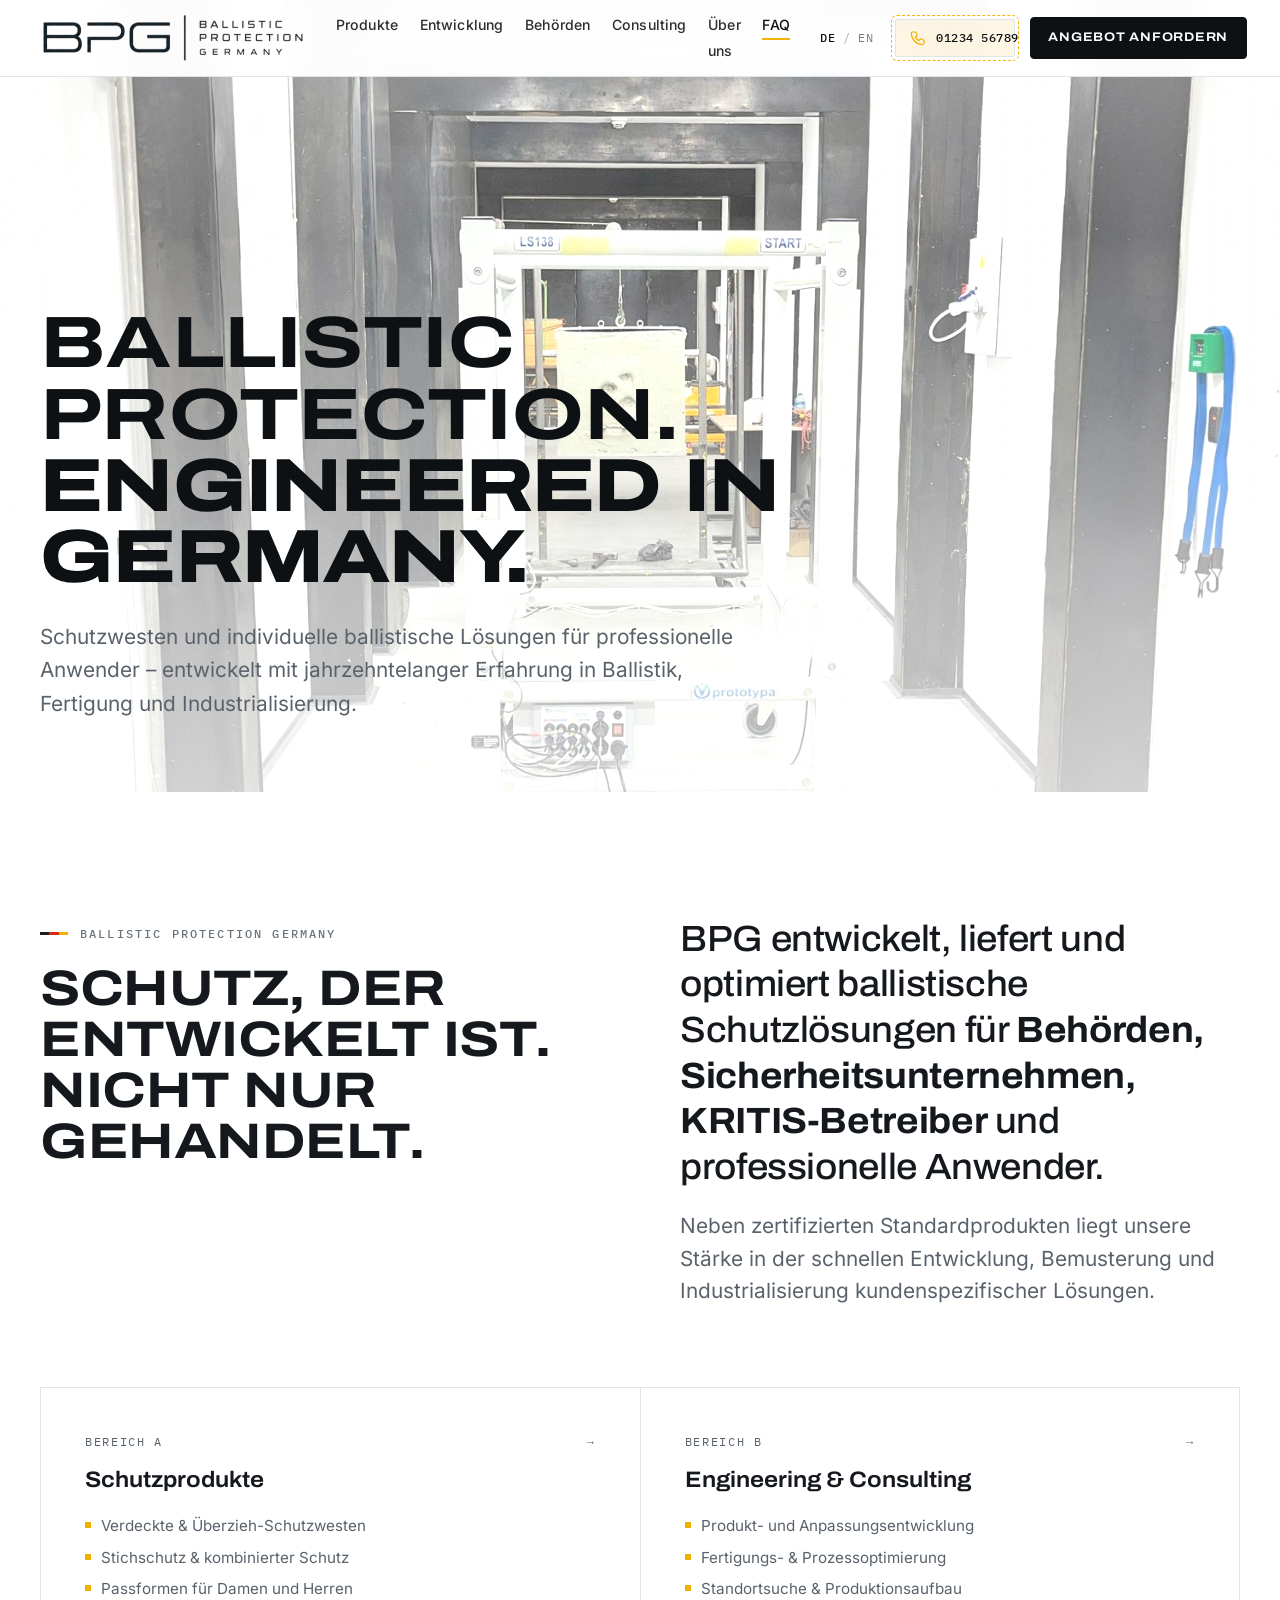
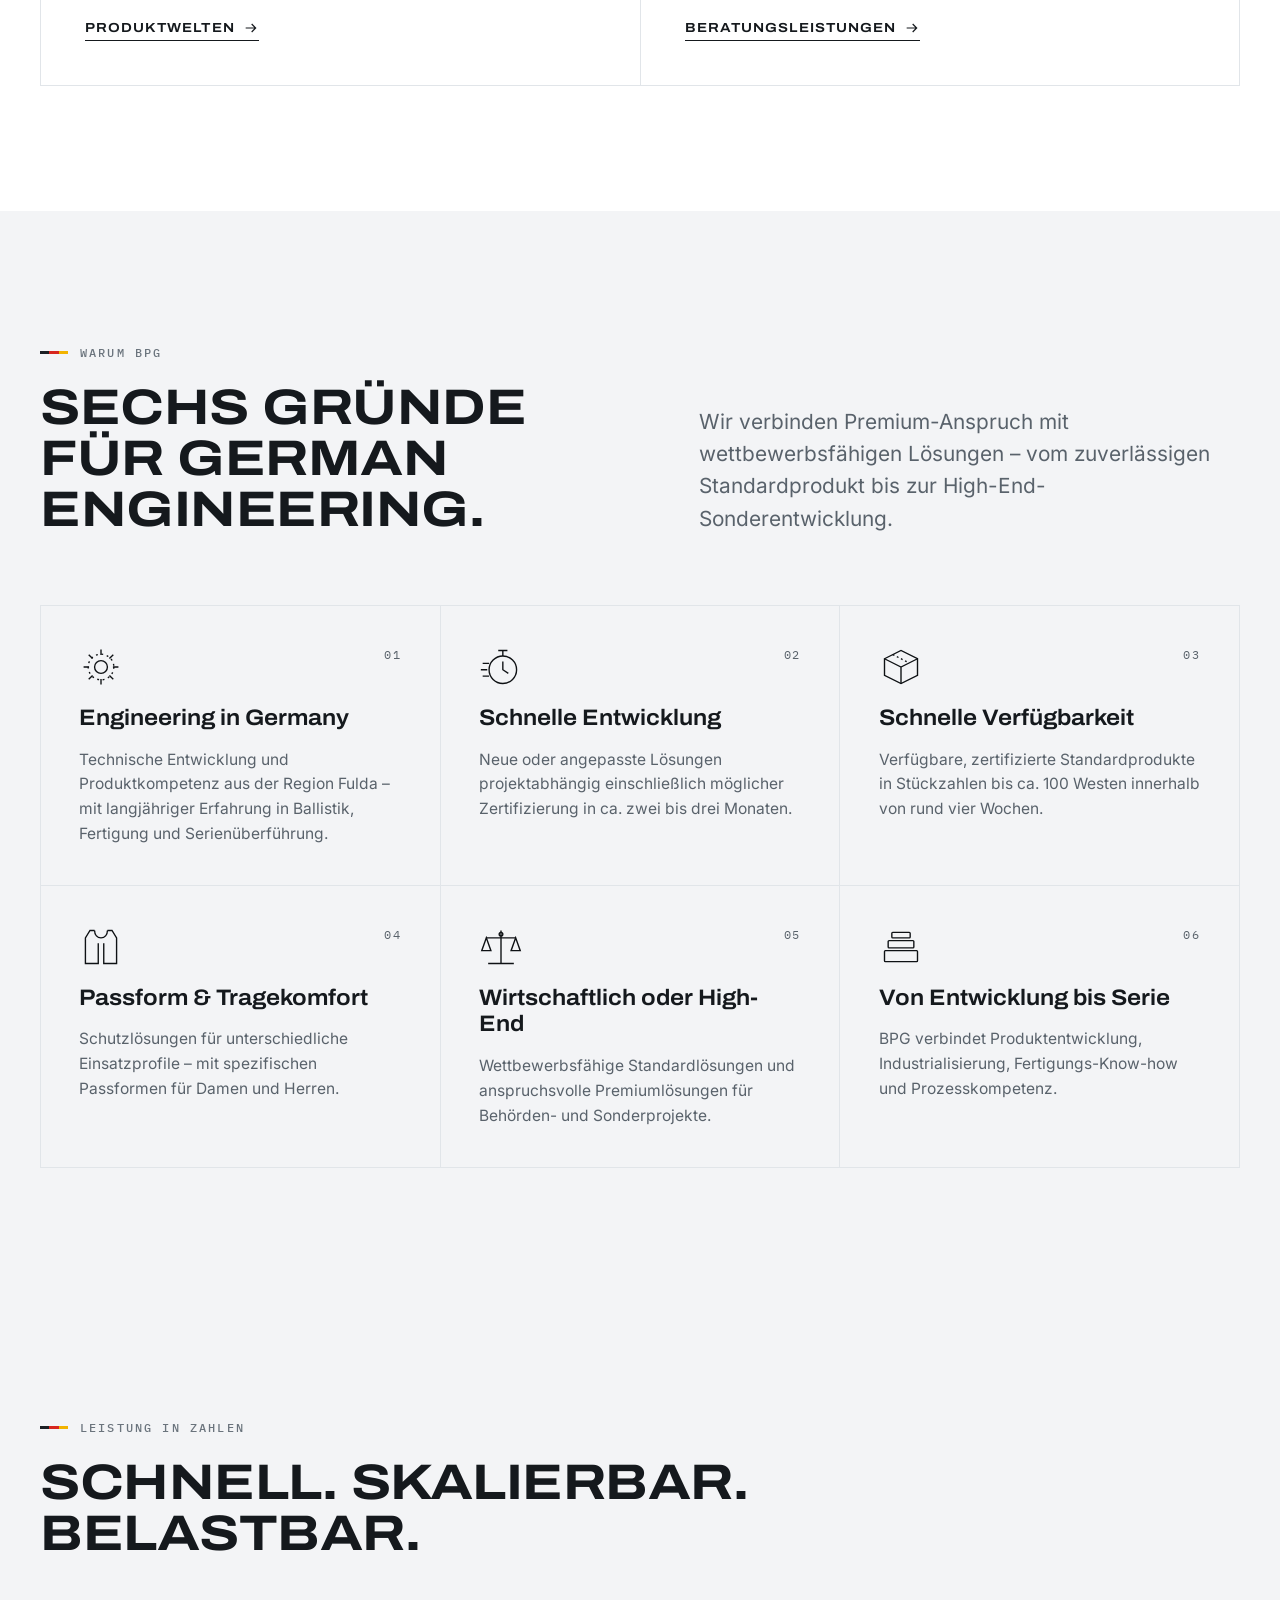
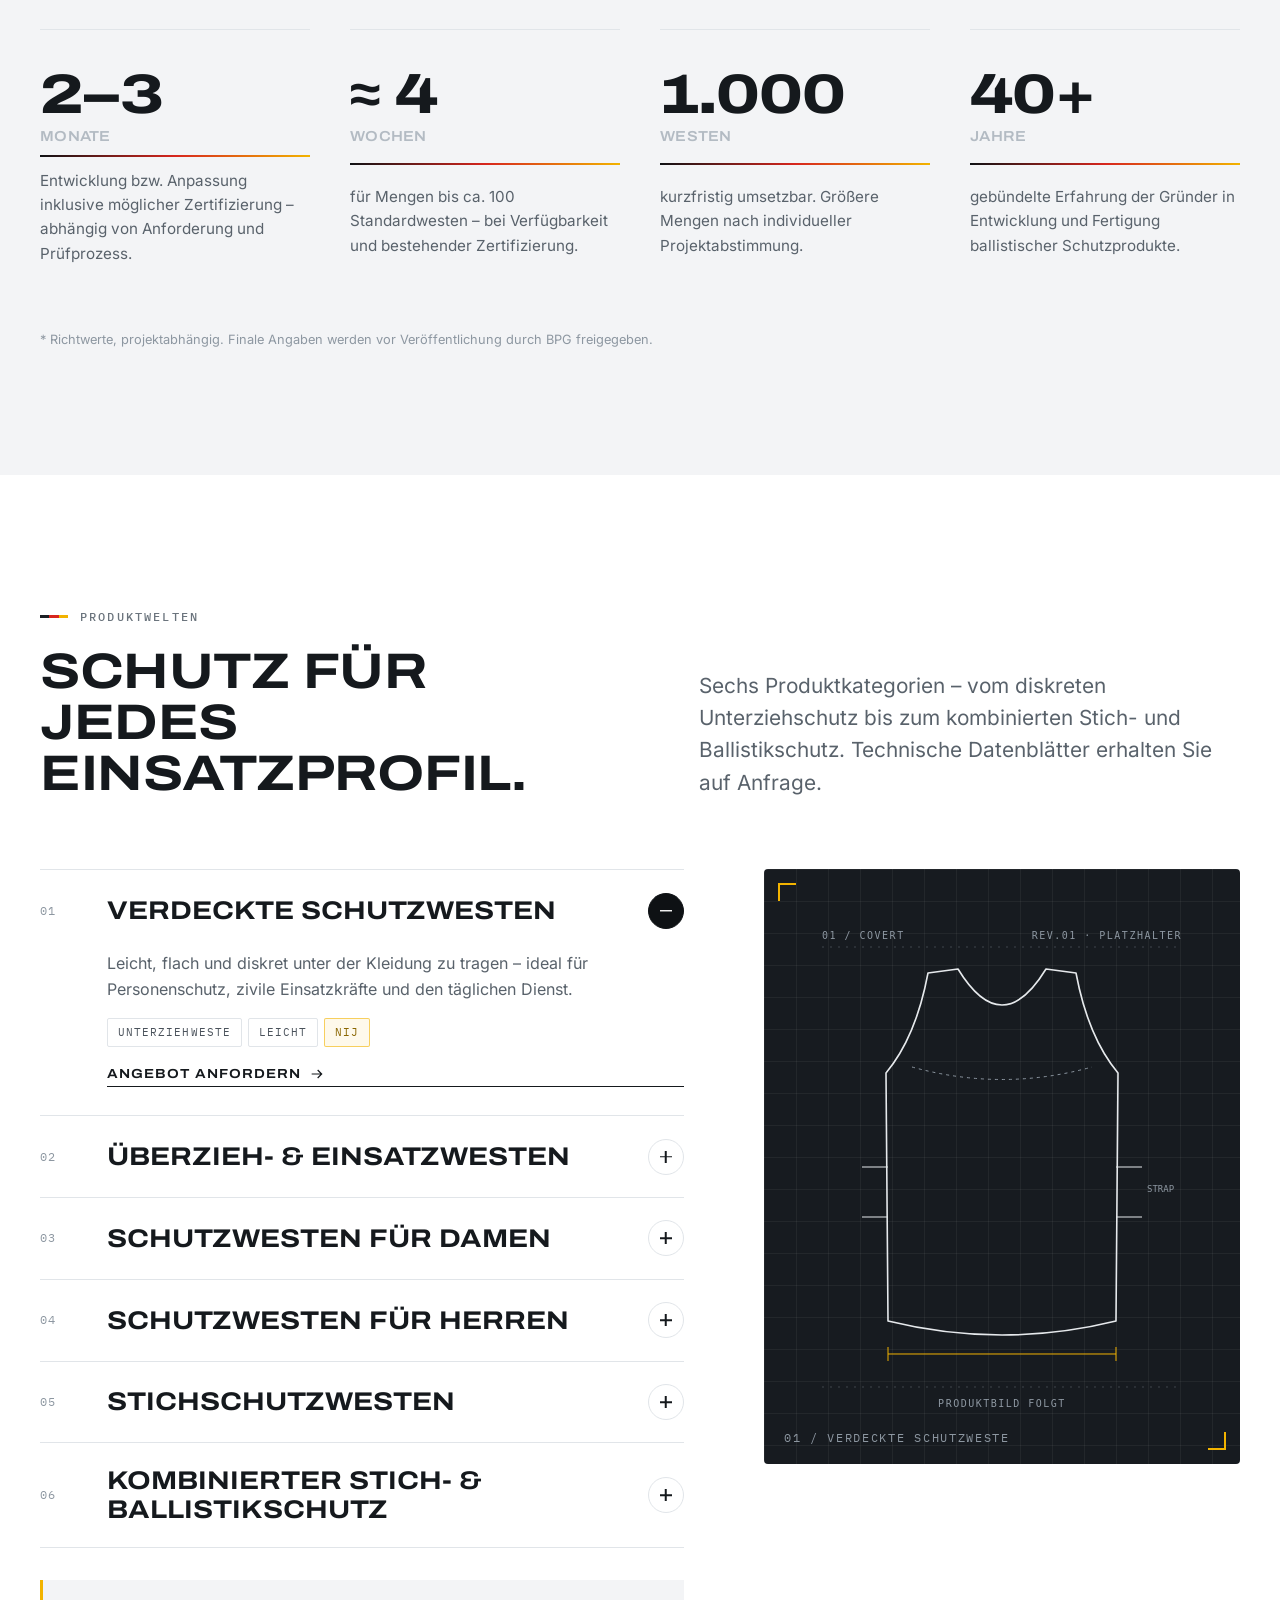
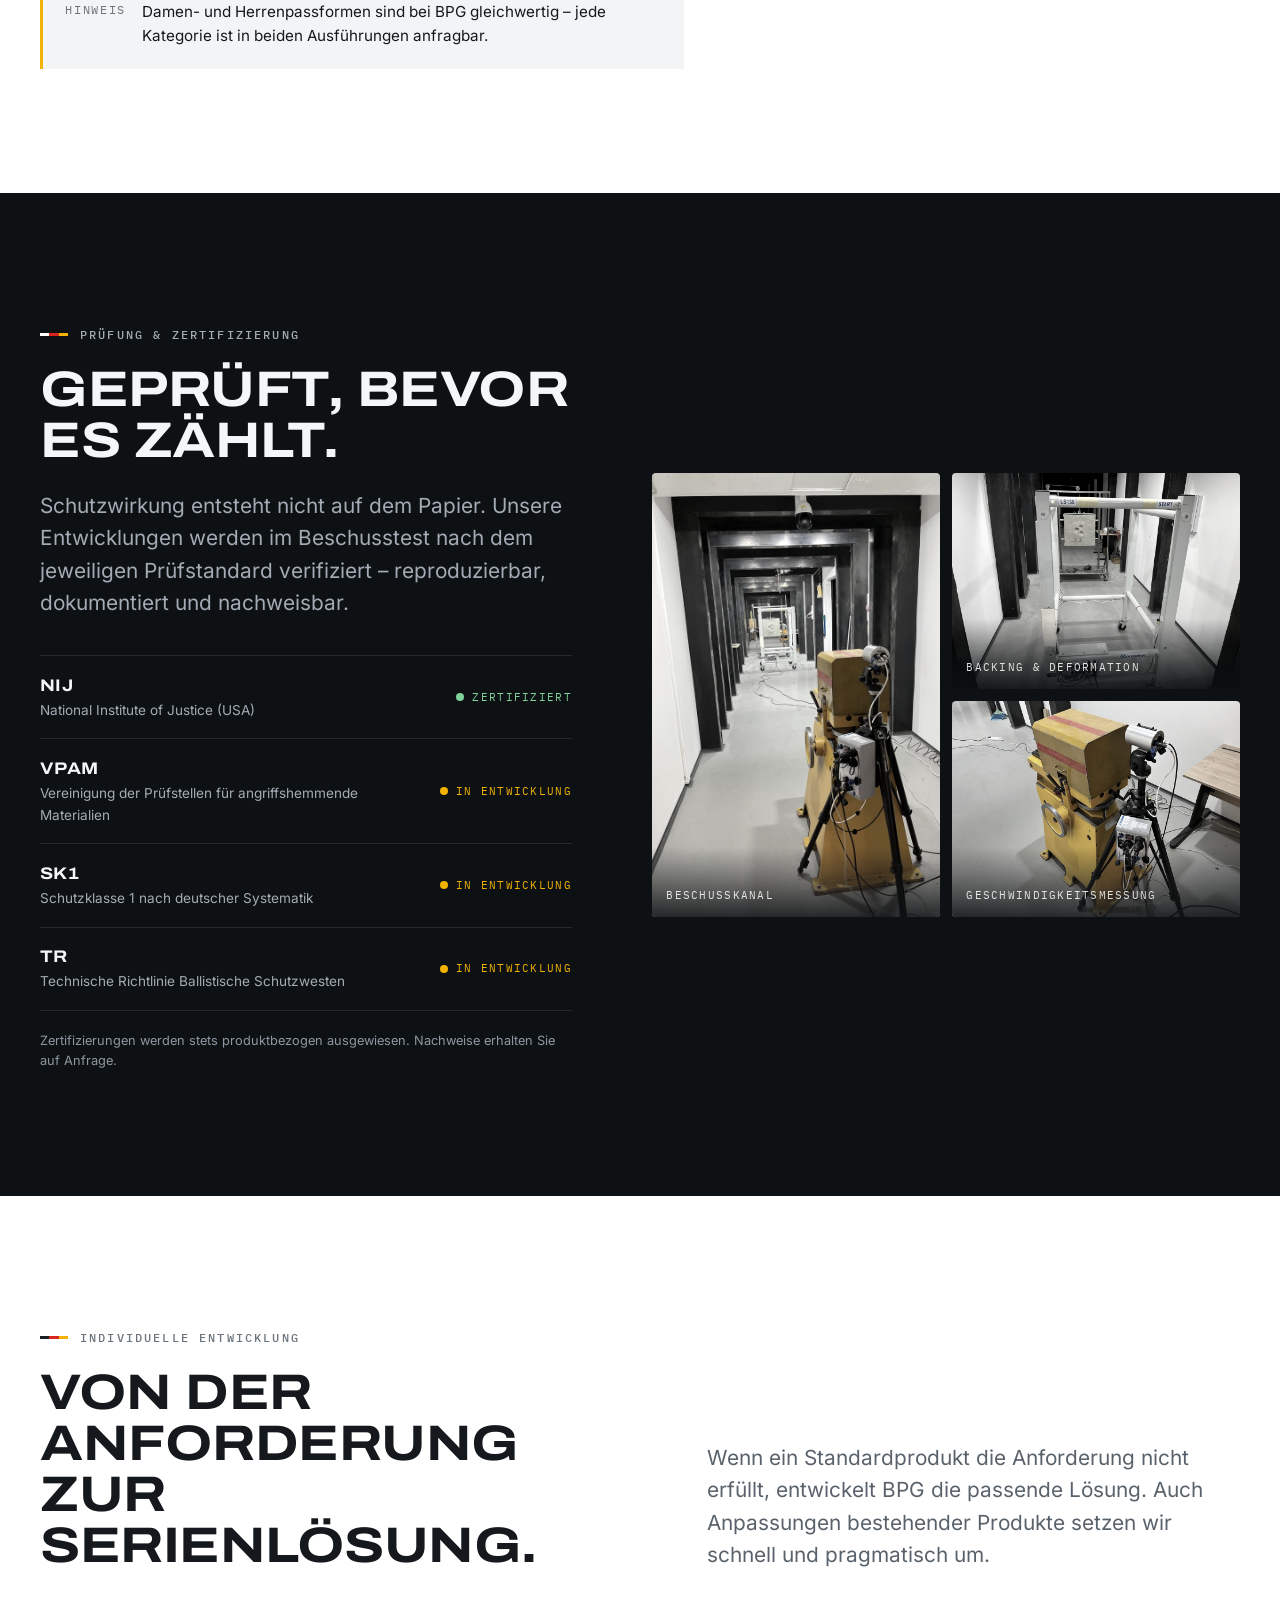
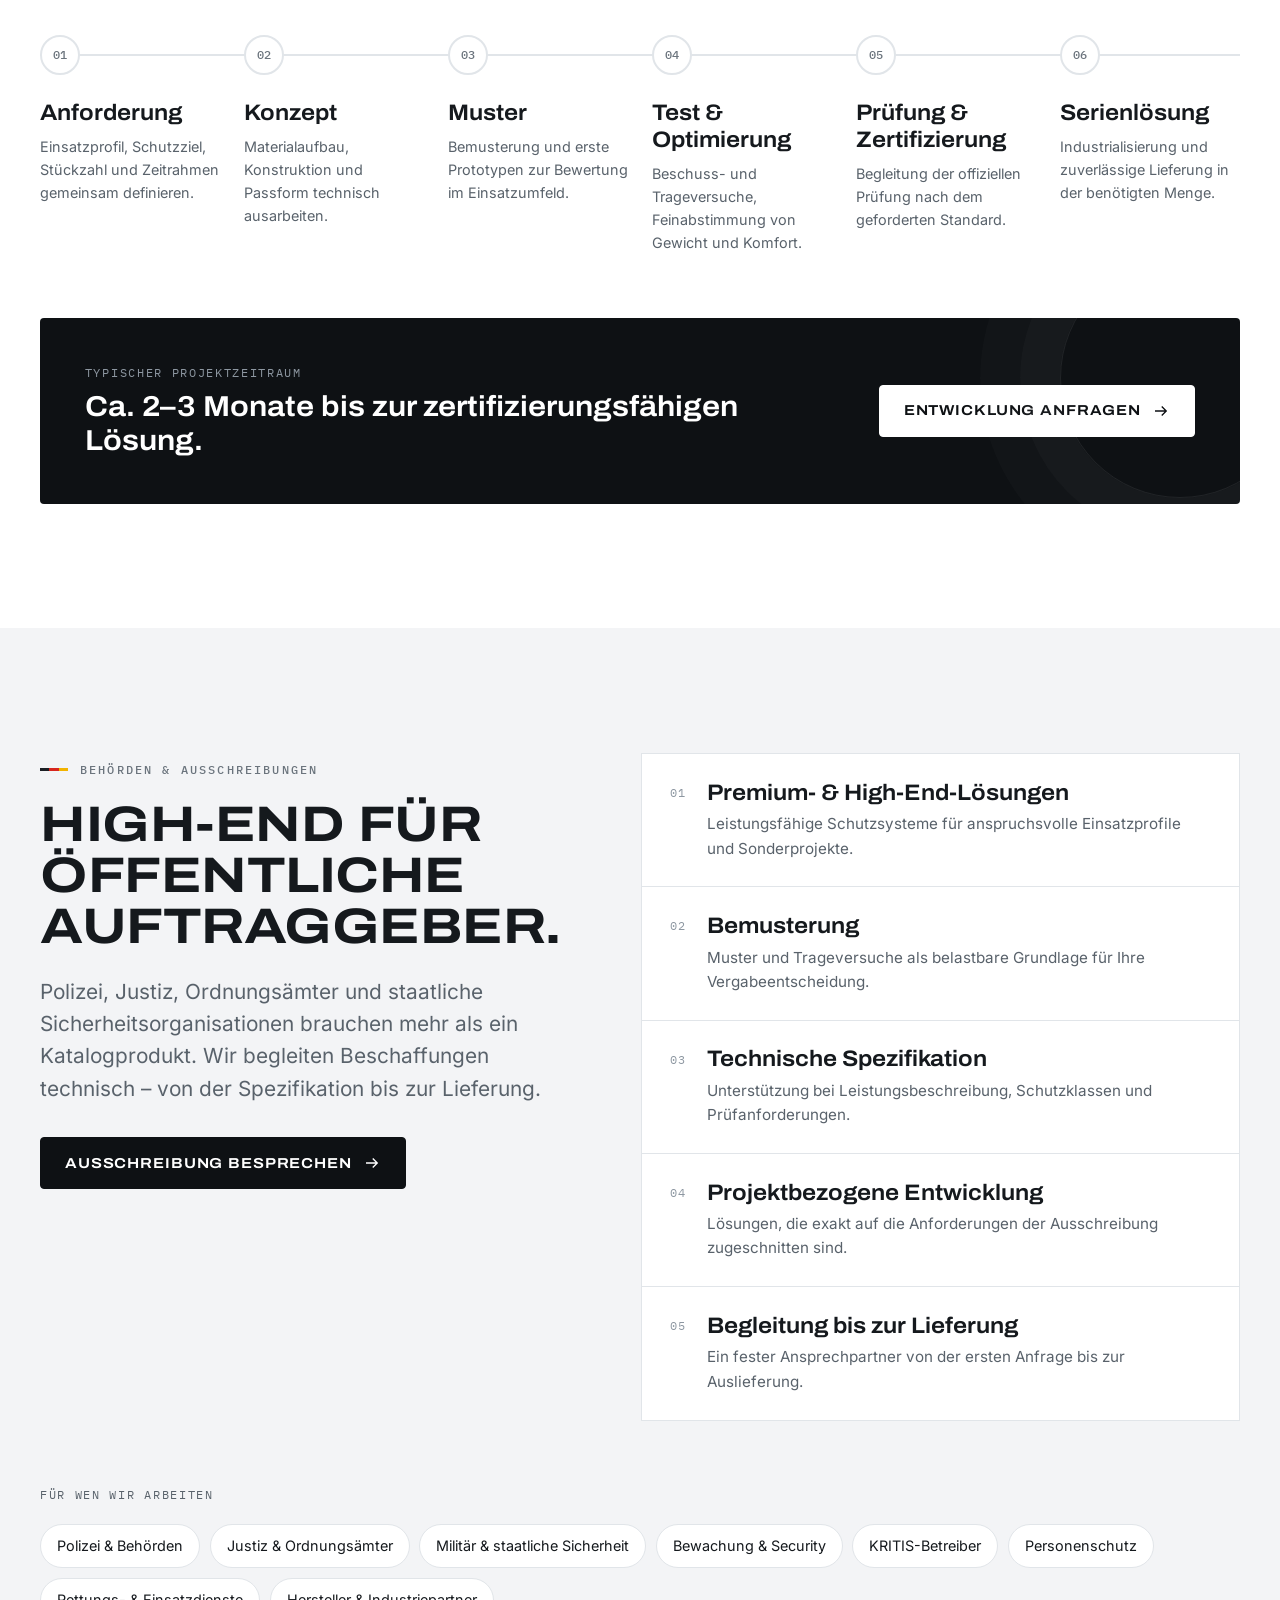
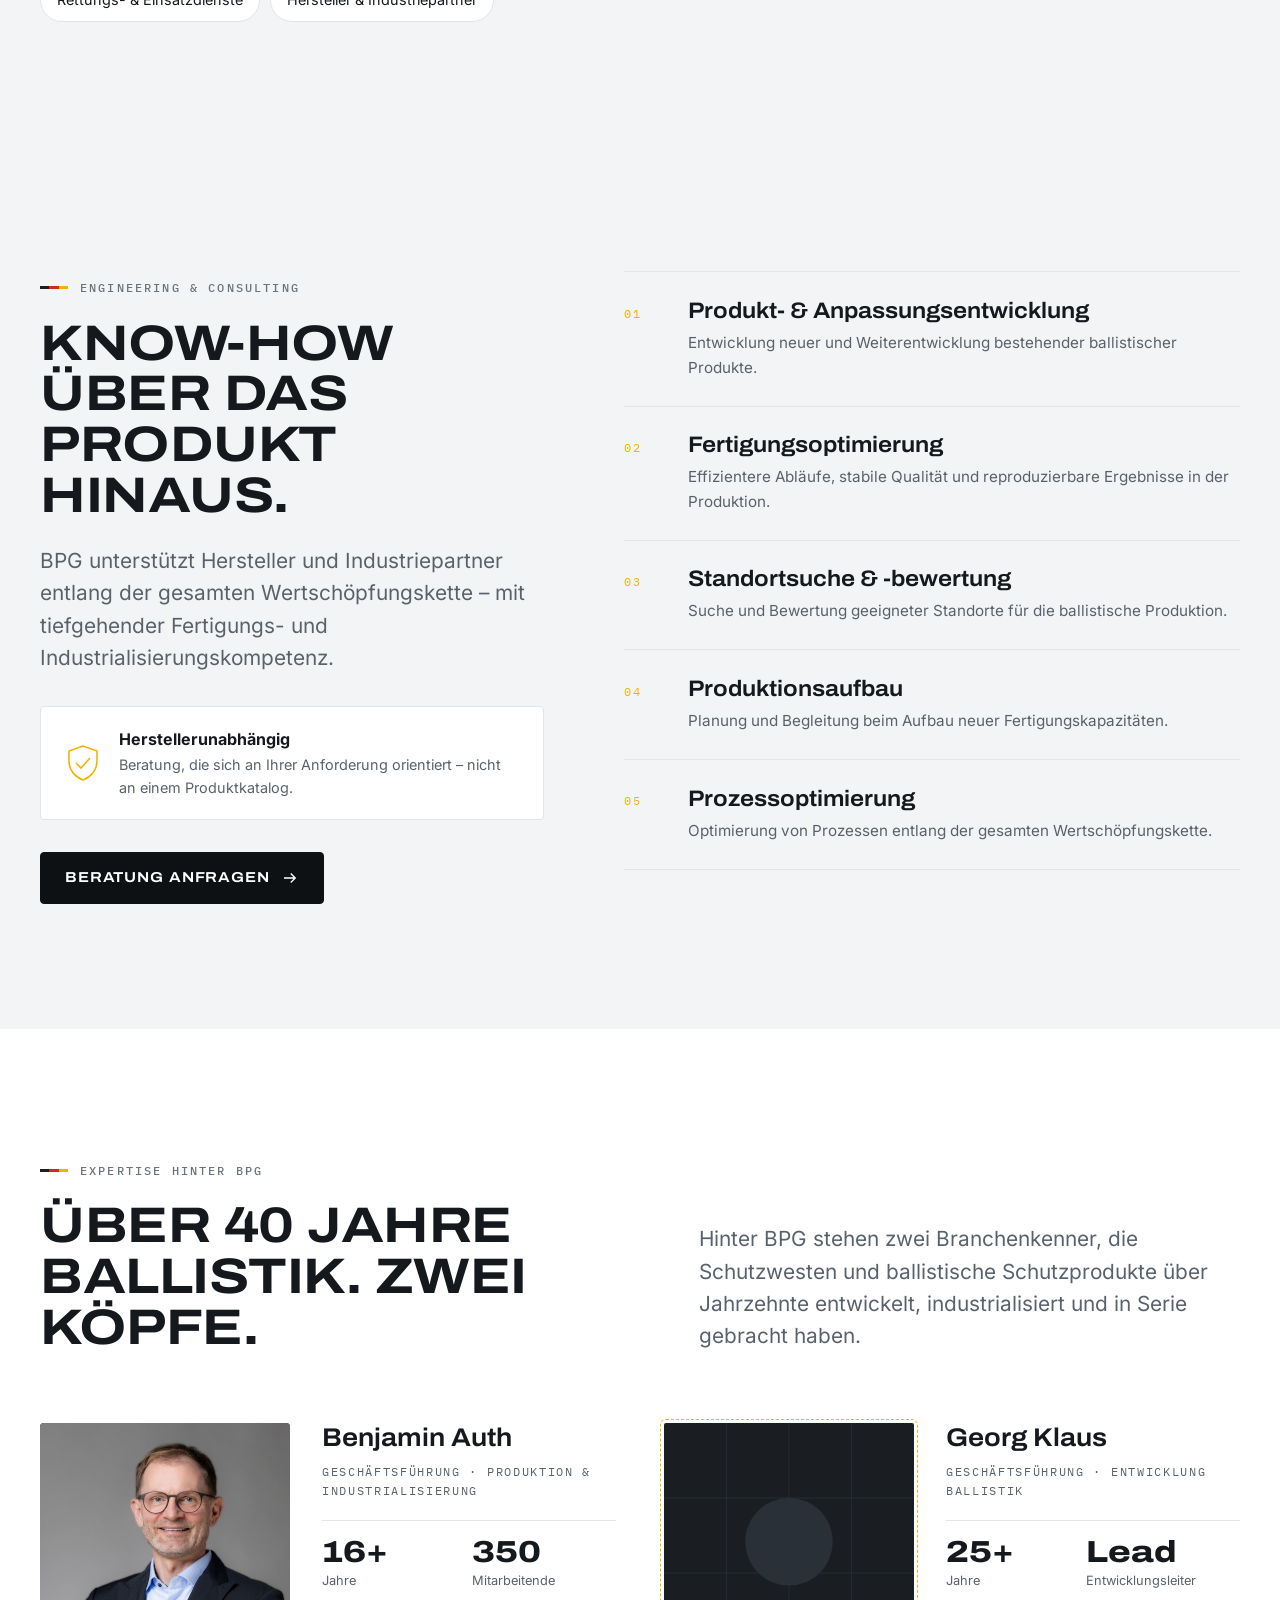
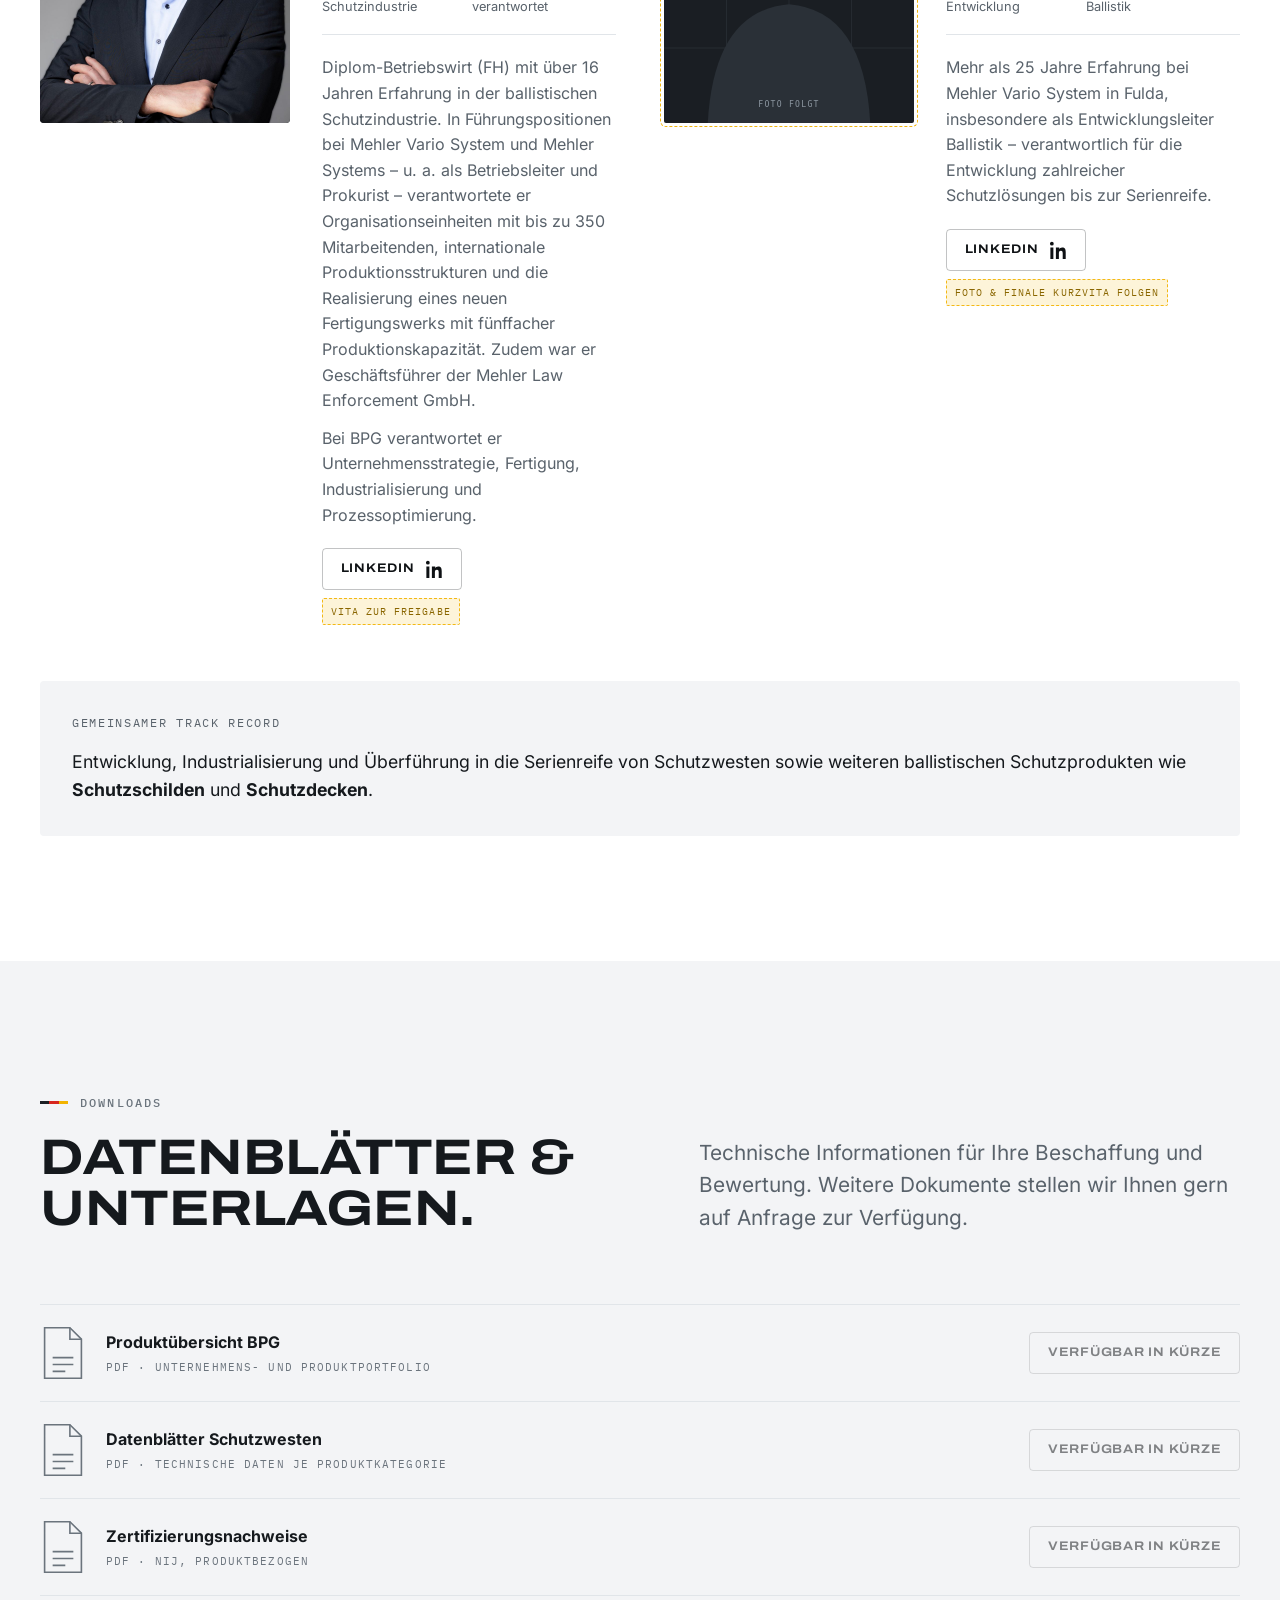
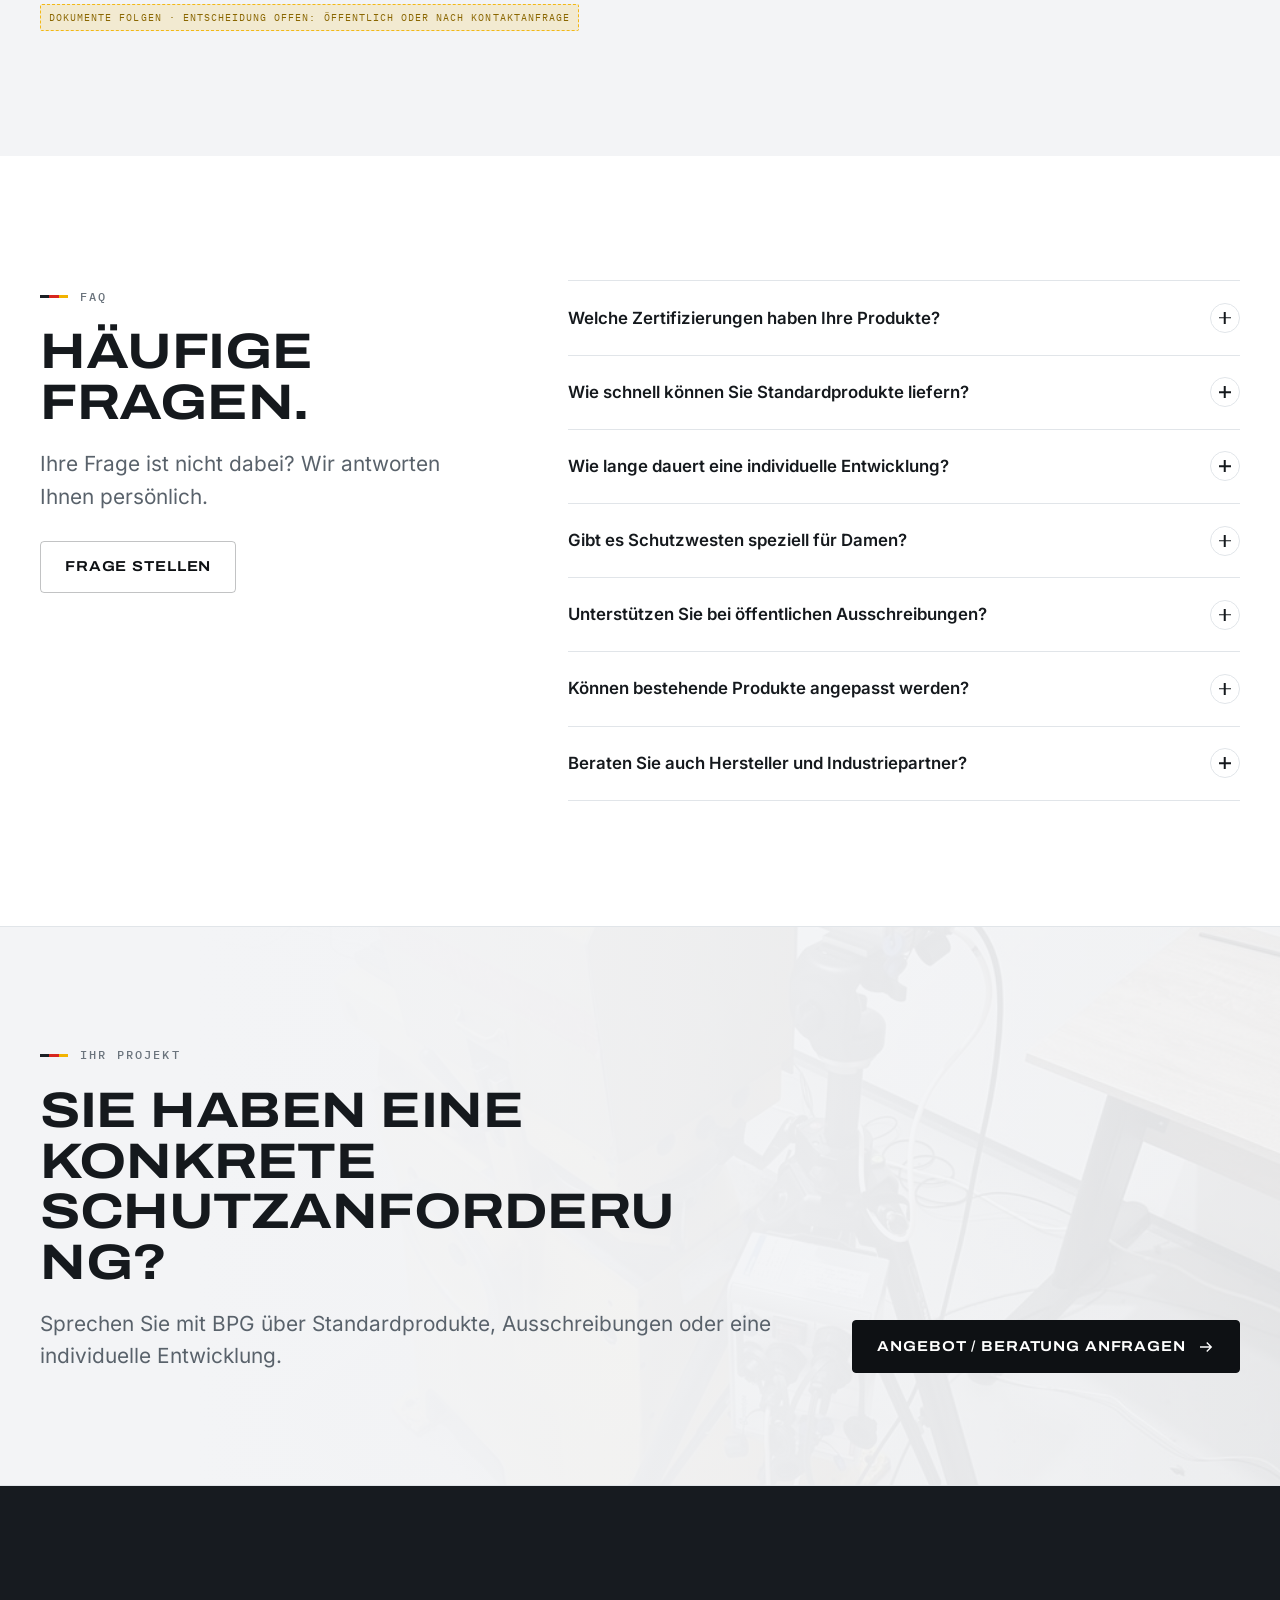
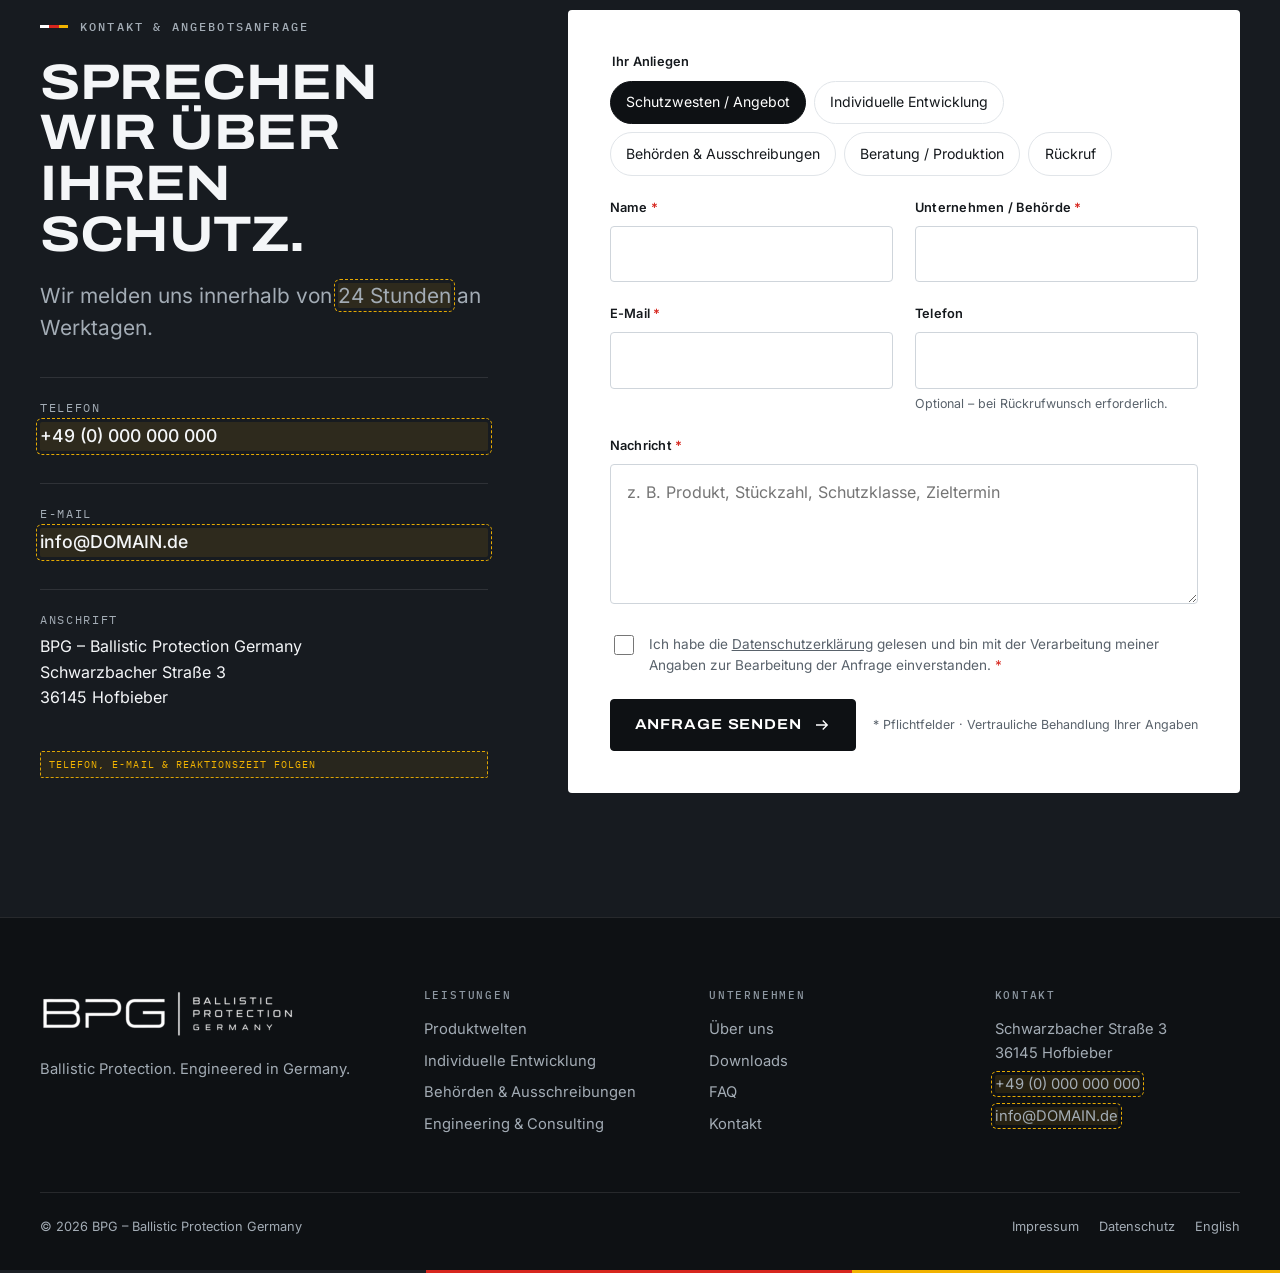
<file: index.html>
<!DOCTYPE html>
<html lang="de" class="no-js">
<head>
  <meta charset="utf-8">
  <meta name="viewport" content="width=device-width, initial-scale=1">
  <title>Ballistische Schutzwesten aus Deutschland | Ballistic Protection Germany</title>
  <meta name="description" content="Ballistische Schutzwesten, Stichschutz und individuelle Schutzlösungen – Engineered in Germany. NIJ-zertifizierte Produkte, schnelle Entwicklung und kurze Lieferzeiten für Behörden, Sicherheitsunternehmen und KRITIS.">
  <meta name="robots" content="noindex, nofollow"><!-- ENTWURF: vor Go-live entfernen -->
  <meta name="theme-color" content="#0e1114">

  <!-- TODO Domain: https://www.DOMAIN.de durch echte Domain ersetzen -->
  <link rel="canonical" href="https://www.DOMAIN.de/">
  <link rel="alternate" hreflang="de" href="https://www.DOMAIN.de/">
  <link rel="alternate" hreflang="en" href="https://www.DOMAIN.de/en/">
  <link rel="alternate" hreflang="x-default" href="https://www.DOMAIN.de/">

  <meta property="og:type" content="website">
  <meta property="og:locale" content="de_DE">
  <meta property="og:title" content="Ballistic Protection. Engineered in Germany.">
  <meta property="og:description" content="Schutzwesten und individuelle ballistische Lösungen für professionelle Anwender.">
  <meta property="og:image" content="assets/img/test-tunnel.jpg">

  <link rel="icon" type="image/png" href="assets/img/favicon.png">
  <link rel="apple-touch-icon" href="assets/img/apple-touch-icon.png">
  <link rel="preload" href="assets/fonts/archivo-var.woff2" as="font" type="font/woff2" crossorigin>
  <link rel="preload" href="assets/fonts/inter-var.woff2" as="font" type="font/woff2" crossorigin>
  <link rel="stylesheet" href="assets/css/style.css?v=hero-ink">

  <script type="application/ld+json">
  {
    "@context": "https://schema.org",
    "@type": "Organization",
    "name": "BPG – Ballistic Protection Germany",
    "url": "https://www.DOMAIN.de/",
    "logo": "https://www.DOMAIN.de/assets/img/BPG_Logo_sw.png",
    "address": {
      "@type": "PostalAddress",
      "streetAddress": "Schwarzbacher Straße 3",
      "postalCode": "36145",
      "addressLocality": "Hofbieber",
      "addressCountry": "DE"
    },
    "founder": [
      { "@type": "Person", "name": "Benjamin Auth" },
      { "@type": "Person", "name": "Georg Klaus" }
    ]
  }
  </script>
</head>
<body>
<!-- Icon-Sprite -->
<svg width="0" height="0" style="position:absolute" aria-hidden="true">
  <symbol id="i-arrow" viewBox="0 0 24 24" fill="none" stroke="currentColor" stroke-width="1.8"><path d="M4 12h15M13 6l6 6-6 6"/></symbol>
  <symbol id="i-phone" viewBox="0 0 24 24" fill="none" stroke="currentColor" stroke-width="1.6"><path d="M5 4h4l2 5-2.5 1.5a11 11 0 0 0 5 5L15 13l5 2v4a2 2 0 0 1-2 2A16 16 0 0 1 3 6a2 2 0 0 1 2-2z"/></symbol>
  <symbol id="i-mail" viewBox="0 0 24 24" fill="none" stroke="currentColor" stroke-width="1.6"><rect x="3" y="5" width="18" height="14" rx="1"/><path d="m3 7 9 6 9-6"/></symbol>
  <symbol id="i-pin" viewBox="0 0 24 24" fill="none" stroke="currentColor" stroke-width="1.6"><path d="M12 21s7-6.2 7-12a7 7 0 0 0-14 0c0 5.8 7 12 7 12z"/><circle cx="12" cy="9" r="2.5"/></symbol>
  <symbol id="i-check" viewBox="0 0 24 24" fill="none" stroke="currentColor" stroke-width="1.6"><circle cx="12" cy="12" r="10"/><path d="m7.5 12.5 3 3 6-6.5"/></symbol>
  <symbol id="i-file" viewBox="0 0 40 48" fill="none" stroke="currentColor" stroke-width="1.4"><path d="M4 2h22l10 10v34H4z"/><path d="M26 2v10h10"/><path d="M11 28h18M11 34h18M11 40h11"/></symbol>
  <symbol id="i-shield" viewBox="0 0 40 40" fill="none" stroke="currentColor" stroke-width="1.6"><path d="M20 3 6 8v10c0 9 6 16 14 19 8-3 14-10 14-19V8z"/><path d="m13 20 5 5 9-10"/></symbol>
  <symbol id="i-linkedin" viewBox="0 0 24 24" fill="currentColor"><path d="M4.98 3.5a2.5 2.5 0 1 1-5 0 2.5 2.5 0 0 1 5 0zM.5 8.5h4V24h-4V8.5zM8.5 8.5h3.8v2.1h.05c.53-1 1.84-2.1 3.8-2.1 4.06 0 4.8 2.67 4.8 6.15V24h-4v-7.1c0-1.7-.03-3.88-2.37-3.88-2.37 0-2.73 1.85-2.73 3.76V24h-4V8.5z"/></symbol>
  <!-- USP-Icons -->
  <symbol id="u-eng" viewBox="0 0 48 48" fill="none" stroke="currentColor" stroke-width="1.5"><circle cx="24" cy="24" r="7"/><path d="M24 5v6M24 37v6M5 24h6M37 24h6M10.6 10.6l4.2 4.2M33.2 33.2l4.2 4.2M10.6 37.4l4.2-4.2M33.2 14.8l4.2-4.2"/><circle cx="24" cy="24" r="14" stroke-dasharray="2 4"/></symbol>
  <symbol id="u-fast" viewBox="0 0 48 48" fill="none" stroke="currentColor" stroke-width="1.5"><circle cx="26" cy="27" r="15"/><path d="M26 18v9l6 4M21 6h10M26 6v6M4 20h7M2 27h7M4 34h7"/></symbol>
  <symbol id="u-stock" viewBox="0 0 48 48" fill="none" stroke="currentColor" stroke-width="1.5"><path d="M6 15 24 6l18 9v18l-18 9-18-9z"/><path d="m6 15 18 9 18-9M24 24v18"/><path d="m15 10.5 18 9" stroke-dasharray="2 3"/></symbol>
  <symbol id="u-fit" viewBox="0 0 48 48" fill="none" stroke="currentColor" stroke-width="1.5"><path d="M17 6h-5L7 14v28h14V20M31 6h5l5 8v28H27V20"/><path d="M17 6c0 5 3 8 7 8s7-3 7-8"/></symbol>
  <symbol id="u-value" viewBox="0 0 48 48" fill="none" stroke="currentColor" stroke-width="1.5"><path d="M24 6v36M10 42h28M8 14h32"/><path d="M8 14 3 28h10zM40 14l-5 14h10z"/><circle cx="24" cy="10" r="2"/></symbol>
  <symbol id="u-series" viewBox="0 0 48 48" fill="none" stroke="currentColor" stroke-width="1.5"><rect x="6" y="28" width="36" height="12" rx="1"/><rect x="10" y="17" width="28" height="8" rx="1"/><rect x="14" y="8" width="20" height="6" rx="1"/></symbol>
</svg>

<a class="skip-link" href="#main">Zum Inhalt springen</a>

<!-- ================= HEADER ================= -->
<header class="site-header is-solid" data-solid="always">
  <div class="container">
    <a class="brand" href="#top" aria-label="Ballistic Protection Germany – zur Startseite">
      <img class="brand__logo" src="assets/img/BPG_Logo_sw.png" alt="BPG – Ballistic Protection Germany" width="522" height="96">
    </a>
    <nav class="nav" aria-label="Hauptnavigation">
      <ul>
        <li><a href="#produkte">Produkte</a></li>
        <li><a href="#entwicklung">Entwicklung</a></li>
        <li><a href="#behoerden">Behörden</a></li>
        <li><a href="#consulting">Consulting</a></li>
        <li><a href="#team">Über uns</a></li>
        <li><a href="#faq">FAQ</a></li>
      </ul>
    </nav>
    <div class="header-actions">
      <div class="lang-switch" aria-label="Sprache wählen">
        <a href="./" aria-current="true" hreflang="de" lang="de">DE</a><span>/</span><a href="en/" hreflang="en" lang="en">EN</a>
      </div>
      <a class="header-phone ph" href="tel:+491234567890" aria-label="Anrufen: 01234 56789"><svg aria-hidden="true"><use href="#i-phone"/></svg><span class="header-phone__text">01234 56789</span></a>
      <a class="btn btn--sm header-cta" href="#kontakt" data-topic="angebot">Angebot anfordern</a>
      <button class="menu-toggle" type="button" aria-expanded="false" aria-controls="mobile-menu" aria-label="Menü öffnen"><span></span></button>
    </div>
  </div>
</header>

<div class="mobile-menu" id="mobile-menu">
  <ul>
    <li><a class="mm-link" href="#produkte">Produkte <small>01</small></a></li>
    <li><a class="mm-link" href="#entwicklung">Entwicklung <small>02</small></a></li>
    <li><a class="mm-link" href="#behoerden">Behörden <small>03</small></a></li>
    <li><a class="mm-link" href="#consulting">Consulting <small>04</small></a></li>
    <li><a class="mm-link" href="#team">Über uns <small>05</small></a></li>
    <li><a class="mm-link" href="#kontakt">Kontakt <small>06</small></a></li>
  </ul>
  <a class="btn btn--light" href="#kontakt" data-topic="angebot">Angebot anfordern <svg><use href="#i-arrow"/></svg></a>
</div>

<main id="main">

<!-- ================= 01 HERO ================= -->
<section class="hero" id="top" aria-label="Einleitung">
  <div class="hero__media">
    <img src="assets/img/test-tunnel.jpg" alt="Beschusskanal in einem ballistischen Prüflabor" fetchpriority="high" width="1500" height="2000">
  </div>
  <div class="container hero__content">
    <h1 class="display">
      <span class="line"><span>Ballistic</span></span>
      <span class="line"><span>Protection.</span></span>
      <span class="line"><span class="accent">Engineered in Germany.</span></span>
    </h1>
    <p class="hero__sub">Schutzwesten und individuelle ballistische Lösungen für professionelle Anwender – entwickelt mit jahrzehntelanger Erfahrung in Ballistik, Fertigung und Industrialisierung.</p>
  </div>
  <span class="scroll-cue" aria-hidden="true">Scroll</span>
</section>

<!-- ================= 02 INTRO + SÄULEN ================= -->
<section class="section" id="ueber" aria-labelledby="intro-title">
  <div class="container">
    <div class="intro-grid">
      <div class="reveal">
        <p class="eyebrow">Ballistic Protection Germany</p>
        <h2 class="h2" id="intro-title" style="margin-top:1.25rem">Schutz, der entwickelt ist. Nicht nur gehandelt.</h2>
      </div>
      <div class="reveal reveal-d1">
        <p class="intro-statement">BPG entwickelt, liefert und optimiert ballistische Schutzlösungen für <strong>Behörden, Sicherheitsunternehmen, KRITIS-Betreiber</strong> und professionelle Anwender.</p>
        <p class="lead" style="margin-top:1.25rem">Neben zertifizierten Standardprodukten liegt unsere Stärke in der schnellen Entwicklung, Bemusterung und Industrialisierung kundenspezifischer Lösungen.</p>
      </div>
      <div class="pillars reveal reveal-d2">
        <a class="pillar" href="#produkte">
          <div class="pillar__top"><span class="mono muted">Bereich A</span><span class="mono muted">→</span></div>
          <h3 class="h3">Schutzprodukte</h3>
          <ul>
            <li>Verdeckte &amp; Überzieh-Schutzwesten</li>
            <li>Stichschutz &amp; kombinierter Schutz</li>
            <li>Passformen für Damen und Herren</li>
          </ul>
          <span class="link-arrow">Produktwelten <svg><use href="#i-arrow"/></svg></span>
        </a>
        <a class="pillar" href="#consulting">
          <div class="pillar__top"><span class="mono muted">Bereich B</span><span class="mono muted">→</span></div>
          <h3 class="h3">Engineering &amp; Consulting</h3>
          <ul>
            <li>Produkt- und Anpassungsentwicklung</li>
            <li>Fertigungs- &amp; Prozessoptimierung</li>
            <li>Standortsuche &amp; Produktionsaufbau</li>
          </ul>
          <span class="link-arrow">Beratungsleistungen <svg><use href="#i-arrow"/></svg></span>
        </a>
      </div>
    </div>
  </div>
</section>

<!-- ================= 03 USPs ================= -->
<section class="section section--paper" id="vorteile" aria-labelledby="usp-title">
  <div class="container">
    <div class="section-head section-head--split">
      <div class="reveal">
        <p class="eyebrow">Warum BPG</p>
        <h2 class="h2" id="usp-title" style="margin-top:1.25rem">Sechs Gründe für German Engineering.</h2>
      </div>
      <p class="lead reveal reveal-d1">Wir verbinden Premium-Anspruch mit wettbewerbsfähigen Lösungen – vom zuverlässigen Standardprodukt bis zur High-End-Sonderentwicklung.</p>
    </div>
    <div class="usp-grid">
      <article class="usp reveal">
        <div class="usp__head"><svg class="usp__icon"><use href="#u-eng"/></svg><span class="mono muted">01</span></div>
        <h3 class="h3">Engineering in Germany</h3>
        <p>Technische Entwicklung und Produktkompetenz aus der Region Fulda – mit langjähriger Erfahrung in Ballistik, Fertigung und Serienüberführung.</p>
      </article>
      <article class="usp reveal reveal-d1">
        <div class="usp__head"><svg class="usp__icon"><use href="#u-fast"/></svg><span class="mono muted">02</span></div>
        <h3 class="h3">Schnelle Entwicklung</h3>
        <p>Neue oder angepasste Lösungen projektabhängig einschließlich möglicher Zertifizierung in ca. zwei bis drei Monaten.</p>
      </article>
      <article class="usp reveal reveal-d2">
        <div class="usp__head"><svg class="usp__icon"><use href="#u-stock"/></svg><span class="mono muted">03</span></div>
        <h3 class="h3">Schnelle Verfügbarkeit</h3>
        <p>Verfügbare, zertifizierte Standardprodukte in Stückzahlen bis ca. 100 Westen innerhalb von rund vier Wochen.</p>
      </article>
      <article class="usp reveal">
        <div class="usp__head"><svg class="usp__icon"><use href="#u-fit"/></svg><span class="mono muted">04</span></div>
        <h3 class="h3">Passform &amp; Tragekomfort</h3>
        <p>Schutzlösungen für unterschiedliche Einsatzprofile – mit spezifischen Passformen für Damen und Herren.</p>
      </article>
      <article class="usp reveal reveal-d1">
        <div class="usp__head"><svg class="usp__icon"><use href="#u-value"/></svg><span class="mono muted">05</span></div>
        <h3 class="h3">Wirtschaftlich oder High-End</h3>
        <p>Wettbewerbsfähige Standardlösungen und anspruchsvolle Premiumlösungen für Behörden- und Sonderprojekte.</p>
      </article>
      <article class="usp reveal reveal-d2">
        <div class="usp__head"><svg class="usp__icon"><use href="#u-series"/></svg><span class="mono muted">06</span></div>
        <h3 class="h3">Von Entwicklung bis Serie</h3>
        <p>BPG verbindet Produktentwicklung, Industrialisierung, Fertigungs-Know-how und Prozesskompetenz.</p>
      </article>
    </div>
  </div>
</section>

<!-- ================= 04 KENNZAHLEN ================= -->
<section class="section section--paper" id="kennzahlen" aria-labelledby="stats-title">
  <div class="container">
    <div class="section-head">
      <p class="eyebrow reveal">Leistung in Zahlen</p>
      <h2 class="h2 reveal reveal-d1" id="stats-title">Schnell. Skalierbar. Belastbar.</h2>
    </div>
    <div class="stats">
      <div class="stat">
        <div class="stat__num"><span>2–3</span><small>Monate</small></div>
        <div class="stat__bar"></div>
        <p class="stat__label">Entwicklung bzw. Anpassung inklusive möglicher Zertifizierung – abhängig von Anforderung und Prüfprozess.</p>
      </div>
      <div class="stat">
        <div class="stat__num"><span data-count="4" data-prefix="≈ ">≈ 4</span><small>Wochen</small></div>
        <div class="stat__bar"></div>
        <p class="stat__label">für Mengen bis ca. 100 Standardwesten – bei Verfügbarkeit und bestehender Zertifizierung.</p>
      </div>
      <div class="stat">
        <div class="stat__num"><span data-count="1000">1.000</span><small>Westen</small></div>
        <div class="stat__bar"></div>
        <p class="stat__label">kurzfristig umsetzbar. Größere Mengen nach individueller Projektabstimmung.</p>
      </div>
      <div class="stat">
        <div class="stat__num"><span data-count="40" data-suffix="+">40+</span><small>Jahre</small></div>
        <div class="stat__bar"></div>
        <p class="stat__label">gebündelte Erfahrung der Gründer in Entwicklung und Fertigung ballistischer Schutzprodukte.</p>
      </div>
    </div>
    <p class="stats-note">* Richtwerte, projektabhängig. Finale Angaben werden vor Veröffentlichung durch BPG freigegeben.</p>
  </div>
</section>

<!-- ================= 05 PRODUKTWELTEN ================= -->
<section class="section" id="produkte" aria-labelledby="prod-title">
  <div class="container">
    <div class="section-head section-head--split">
      <div class="reveal">
        <p class="eyebrow">Produktwelten</p>
        <h2 class="h2" id="prod-title" style="margin-top:1.25rem">Schutz für jedes Einsatzprofil.</h2>
      </div>
      <p class="lead reveal reveal-d1">Sechs Produktkategorien – vom diskreten Unterziehschutz bis zum kombinierten Stich- und Ballistikschutz. Technische Datenblätter erhalten Sie auf Anfrage.</p>
    </div>

    <div class="products">
      <div class="product-list reveal">
        <div class="product is-open" data-label="01 / Verdeckte Schutzweste">
          <button class="product__trigger" type="button" aria-expanded="true" aria-controls="p1">
            <span class="product__no">01</span><span class="product__title">Verdeckte Schutzwesten</span><span class="product__icon" aria-hidden="true"></span>
          </button>
          <div class="product__panel" id="p1"><div class="product__inner"><div class="product__body">
            <div class="product__mobile-visual"><img src="assets/img/products/01-verdeckt.svg" alt="" loading="lazy"></div>
            <p>Leicht, flach und diskret unter der Kleidung zu tragen – ideal für Personenschutz, zivile Einsatzkräfte und den täglichen Dienst.</p>
            <div class="tags"><span class="tag">Unterziehweste</span><span class="tag">Leicht</span><span class="tag tag--gold">NIJ</span></div>
            <a class="link-arrow" href="#kontakt" data-topic="angebot">Angebot anfordern <svg><use href="#i-arrow"/></svg></a>
          </div></div></div>
        </div>
        <div class="product" data-label="02 / Überzieh- &amp; Einsatzweste">
          <button class="product__trigger" type="button" aria-expanded="false" aria-controls="p2">
            <span class="product__no">02</span><span class="product__title">Überzieh- &amp; Einsatzwesten</span><span class="product__icon" aria-hidden="true"></span>
          </button>
          <div class="product__panel" id="p2"><div class="product__inner"><div class="product__body">
            <div class="product__mobile-visual"><img src="assets/img/products/02-ueberzieh.svg" alt="" loading="lazy"></div>
            <p>Robuste Außentragehüllen für den sichtbaren Einsatz – mit Kennzeichnungsflächen und funktionaler Ausstattung je nach Anforderung.</p>
            <div class="tags"><span class="tag">Außentragehülle</span><span class="tag">Kennzeichnung</span><span class="tag">Modular</span></div>
            <a class="link-arrow" href="#kontakt" data-topic="angebot">Angebot anfordern <svg><use href="#i-arrow"/></svg></a>
          </div></div></div>
        </div>
        <div class="product" data-label="03 / Schutzweste Damen">
          <button class="product__trigger" type="button" aria-expanded="false" aria-controls="p3">
            <span class="product__no">03</span><span class="product__title">Schutzwesten für Damen</span><span class="product__icon" aria-hidden="true"></span>
          </button>
          <div class="product__panel" id="p3"><div class="product__inner"><div class="product__body">
            <div class="product__mobile-visual"><img src="assets/img/products/03-damen.svg" alt="" loading="lazy"></div>
            <p>Eigenständig konstruierte Damenpassformen statt angepasster Herrenschnitte – für vollständigen Schutz und echten Tragekomfort.</p>
            <div class="tags"><span class="tag">Female Fit</span><span class="tag">Konturiert</span><span class="tag">Größenvielfalt</span></div>
            <a class="link-arrow" href="#kontakt" data-topic="angebot">Angebot anfordern <svg><use href="#i-arrow"/></svg></a>
          </div></div></div>
        </div>
        <div class="product" data-label="04 / Schutzweste Herren">
          <button class="product__trigger" type="button" aria-expanded="false" aria-controls="p4">
            <span class="product__no">04</span><span class="product__title">Schutzwesten für Herren</span><span class="product__icon" aria-hidden="true"></span>
          </button>
          <div class="product__panel" id="p4"><div class="product__inner"><div class="product__body">
            <div class="product__mobile-visual"><img src="assets/img/products/04-herren.svg" alt="" loading="lazy"></div>
            <p>Ergonomische Herrenschnitte in differenzierten Größen – für Bewegungsfreiheit über lange Einsatzzeiten.</p>
            <div class="tags"><span class="tag">Male Fit</span><span class="tag">Ergonomisch</span><span class="tag">Größenvielfalt</span></div>
            <a class="link-arrow" href="#kontakt" data-topic="angebot">Angebot anfordern <svg><use href="#i-arrow"/></svg></a>
          </div></div></div>
        </div>
        <div class="product" data-label="05 / Stichschutzweste">
          <button class="product__trigger" type="button" aria-expanded="false" aria-controls="p5">
            <span class="product__no">05</span><span class="product__title">Stichschutzwesten</span><span class="product__icon" aria-hidden="true"></span>
          </button>
          <div class="product__panel" id="p5"><div class="product__inner"><div class="product__body">
            <div class="product__mobile-visual"><img src="assets/img/products/05-stich.svg" alt="" loading="lazy"></div>
            <p>Schutz gegen Stich- und Schnittbedrohungen für Justiz, Ordnungsdienste, Rettungskräfte und Sicherheitspersonal.</p>
            <div class="tags"><span class="tag">Stichschutz</span><span class="tag">Justiz</span><span class="tag">Ordnungsdienst</span></div>
            <a class="link-arrow" href="#kontakt" data-topic="angebot">Angebot anfordern <svg><use href="#i-arrow"/></svg></a>
          </div></div></div>
        </div>
        <div class="product" data-label="06 / Stich- &amp; Ballistikschutz">
          <button class="product__trigger" type="button" aria-expanded="false" aria-controls="p6">
            <span class="product__no">06</span><span class="product__title">Kombinierter Stich- &amp; Ballistikschutz</span><span class="product__icon" aria-hidden="true"></span>
          </button>
          <div class="product__panel" id="p6"><div class="product__inner"><div class="product__body">
            <div class="product__mobile-visual"><img src="assets/img/products/06-kombiniert.svg" alt="" loading="lazy"></div>
            <p>Ein System, zwei Schutzwirkungen: kombinierte Lösungen für Einsatzprofile mit wechselnden Bedrohungslagen.</p>
            <div class="tags"><span class="tag">Multi-Threat</span><span class="tag">Kombiniert</span></div>
            <a class="link-arrow" href="#kontakt" data-topic="angebot">Angebot anfordern <svg><use href="#i-arrow"/></svg></a>
          </div></div></div>
        </div>
        <div class="fit-note"><span class="mono" style="color:var(--steel-500)">Hinweis</span><span>Damen- und Herrenpassformen sind bei BPG gleichwertig – jede Kategorie ist in beiden Ausführungen anfragbar.</span></div>
      </div>

      <div class="product-stage" aria-hidden="true">
        <span class="product-stage__corner tl"></span><span class="product-stage__corner br"></span>
        <img class="is-active" src="assets/img/products/01-verdeckt.svg" alt="">
        <img src="assets/img/products/02-ueberzieh.svg" alt="" loading="lazy">
        <img src="assets/img/products/03-damen.svg" alt="" loading="lazy">
        <img src="assets/img/products/04-herren.svg" alt="" loading="lazy">
        <img src="assets/img/products/05-stich.svg" alt="" loading="lazy">
        <img src="assets/img/products/06-kombiniert.svg" alt="" loading="lazy">
        <span class="product-stage__label mono">01 / Verdeckte Schutzweste</span>
      </div>
    </div>
  </div>
</section>

<!-- ================= 06 PRÜFUNG & ZERTIFIZIERUNG ================= -->
<section class="section section--ink on-dark" id="pruefung" aria-labelledby="test-title">
  <div class="container testing-grid">
    <div>
      <p class="eyebrow reveal">Prüfung &amp; Zertifizierung</p>
      <h2 class="h2 reveal reveal-d1" id="test-title" style="margin-top:1.25rem">Geprüft, bevor es zählt.</h2>
      <p class="lead reveal reveal-d2" style="margin-top:1.5rem">Schutzwirkung entsteht nicht auf dem Papier. Unsere Entwicklungen werden im Beschusstest nach dem jeweiligen Prüfstandard verifiziert – reproduzierbar, dokumentiert und nachweisbar.</p>
      <div class="cert-table reveal reveal-d3">
        <div class="cert-row"><div><strong>NIJ</strong><span class="desc">National Institute of Justice (USA)</span></div><span class="status status--ok">Zertifiziert</span></div>
        <div class="cert-row"><div><strong>VPAM</strong><span class="desc">Vereinigung der Prüfstellen für angriffshemmende Materialien</span></div><span class="status status--dev">In Entwicklung</span></div>
        <div class="cert-row"><div><strong>SK1</strong><span class="desc">Schutzklasse 1 nach deutscher Systematik</span></div><span class="status status--dev">In Entwicklung</span></div>
        <div class="cert-row"><div><strong>TR</strong><span class="desc">Technische Richtlinie Ballistische Schutzwesten</span></div><span class="status status--dev">In Entwicklung</span></div>
      </div>
      <p class="fineprint">Zertifizierungen werden stets produktbezogen ausgewiesen. Nachweise erhalten Sie auf Anfrage.</p>
    </div>
    <div class="mosaic reveal reveal-d2">
      <figure class="m-tall"><img src="assets/img/test-range-sm.jpg" alt="Prüfstand mit Geschwindigkeitsmessung im Beschusskanal" loading="lazy" width="750" height="1000"><figcaption>Beschusskanal</figcaption></figure>
      <figure class="m-wide"><img src="assets/img/test-frame-sm.jpg" alt="Prüfrahmen mit Plastilin-Backing und Messauswertung" loading="lazy" width="1000" height="750"><figcaption>Backing &amp; Deformation</figcaption></figure>
      <figure class="m-wide"><img src="assets/img/test-velocity-sm.jpg" alt="Geschwindigkeitsmessanlage auf Stativ" loading="lazy" width="1000" height="750"><figcaption>Geschwindigkeitsmessung</figcaption></figure>
    </div>
  </div>
</section>

<!-- ================= 07 INDIVIDUELLE ENTWICKLUNG ================= -->
<section class="section" id="entwicklung" aria-labelledby="dev-title">
  <div class="container">
    <div class="dev-grid">
      <div class="reveal">
        <p class="eyebrow">Individuelle Entwicklung</p>
        <h2 class="h2" id="dev-title" style="margin-top:1.25rem">Von der Anforderung zur Serienlösung.</h2>
      </div>
      <p class="lead reveal reveal-d1">Wenn ein Standardprodukt die Anforderung nicht erfüllt, entwickelt BPG die passende Lösung. Auch Anpassungen bestehender Produkte setzen wir schnell und pragmatisch um.</p>
    </div>

    <div class="timeline" role="list">
      <div class="timeline__track" aria-hidden="true"><div class="timeline__progress"></div></div>
      <div class="step" role="listitem"><span class="step__dot">01</span><div><h3 class="h3">Anforderung</h3><p>Einsatzprofil, Schutzziel, Stückzahl und Zeitrahmen gemeinsam definieren.</p></div></div>
      <div class="step" role="listitem"><span class="step__dot">02</span><div><h3 class="h3">Konzept</h3><p>Materialaufbau, Konstruktion und Passform technisch ausarbeiten.</p></div></div>
      <div class="step" role="listitem"><span class="step__dot">03</span><div><h3 class="h3">Muster</h3><p>Bemusterung und erste Prototypen zur Bewertung im Einsatzumfeld.</p></div></div>
      <div class="step" role="listitem"><span class="step__dot">04</span><div><h3 class="h3">Test &amp; Optimierung</h3><p>Beschuss- und Trageversuche, Feinabstimmung von Gewicht und Komfort.</p></div></div>
      <div class="step" role="listitem"><span class="step__dot">05</span><div><h3 class="h3">Prüfung &amp; Zertifizierung</h3><p>Begleitung der offiziellen Prüfung nach dem geforderten Standard.</p></div></div>
      <div class="step" role="listitem"><span class="step__dot">06</span><div><h3 class="h3">Serienlösung</h3><p>Industrialisierung und zuverlässige Lieferung in der benötigten Menge.</p></div></div>
    </div>

    <div class="callout reveal">
      <div>
        <p class="mono" style="color:var(--steel-400)">Typischer Projektzeitraum</p>
        <p class="h3" style="margin-top:.5rem; font-size:clamp(1.3rem,1rem + 1vw,1.9rem)">Ca. 2–3 Monate bis zur zertifizierungsfähigen Lösung.</p>
      </div>
      <a class="btn btn--light" href="#kontakt" data-topic="entwicklung">Entwicklung anfragen <svg><use href="#i-arrow"/></svg></a>
    </div>
  </div>
</section>

<!-- ================= 08 BEHÖRDEN & AUSSCHREIBUNGEN ================= -->
<section class="section section--paper" id="behoerden" aria-labelledby="gov-title">
  <div class="container">
    <div class="gov-grid">
      <div class="gov-sticky">
        <p class="eyebrow reveal">Behörden &amp; Ausschreibungen</p>
        <h2 class="h2 reveal reveal-d1" id="gov-title" style="margin-top:1.25rem">High-End für öffentliche Auftraggeber.</h2>
        <p class="lead reveal reveal-d2" style="margin-top:1.5rem">Polizei, Justiz, Ordnungsämter und staatliche Sicherheitsorganisationen brauchen mehr als ein Katalogprodukt. Wir begleiten Beschaffungen technisch – von der Spezifikation bis zur Lieferung.</p>
        <div class="btn-row reveal reveal-d3" style="margin-top:2rem">
          <a class="btn" href="#kontakt" data-topic="behoerden">Ausschreibung besprechen <svg><use href="#i-arrow"/></svg></a>
        </div>
      </div>
      <div class="gov-list reveal reveal-d1">
        <div class="gov-item"><span class="mono">01</span><div><h3 class="h3">Premium- &amp; High-End-Lösungen</h3><p>Leistungsfähige Schutzsysteme für anspruchsvolle Einsatzprofile und Sonderprojekte.</p></div></div>
        <div class="gov-item"><span class="mono">02</span><div><h3 class="h3">Bemusterung</h3><p>Muster und Trageversuche als belastbare Grundlage für Ihre Vergabeentscheidung.</p></div></div>
        <div class="gov-item"><span class="mono">03</span><div><h3 class="h3">Technische Spezifikation</h3><p>Unterstützung bei Leistungsbeschreibung, Schutzklassen und Prüfanforderungen.</p></div></div>
        <div class="gov-item"><span class="mono">04</span><div><h3 class="h3">Projektbezogene Entwicklung</h3><p>Lösungen, die exakt auf die Anforderungen der Ausschreibung zugeschnitten sind.</p></div></div>
        <div class="gov-item"><span class="mono">05</span><div><h3 class="h3">Begleitung bis zur Lieferung</h3><p>Ein fester Ansprechpartner von der ersten Anfrage bis zur Auslieferung.</p></div></div>
      </div>
    </div>

    <div class="audience reveal">
      <p class="mono muted">Für wen wir arbeiten</p>
      <div class="audience__chips">
        <span class="chip">Polizei &amp; Behörden</span><span class="chip">Justiz &amp; Ordnungsämter</span><span class="chip">Militär &amp; staatliche Sicherheit</span>
        <span class="chip">Bewachung &amp; Security</span><span class="chip">KRITIS-Betreiber</span><span class="chip">Personenschutz</span>
        <span class="chip">Rettungs- &amp; Einsatzdienste</span><span class="chip">Hersteller &amp; Industriepartner</span>
      </div>
    </div>
  </div>
</section>

<!-- ================= 09 ENGINEERING & CONSULTING ================= -->
<section class="section section--paper" id="consulting" aria-labelledby="cons-title">
  <div class="container consult-grid">
    <div>
      <p class="eyebrow reveal">Engineering &amp; Consulting</p>
      <h2 class="h2 reveal reveal-d1" id="cons-title" style="margin-top:1.25rem">Know-how über das Produkt hinaus.</h2>
      <p class="lead reveal reveal-d2" style="margin-top:1.5rem">BPG unterstützt Hersteller und Industriepartner entlang der gesamten Wertschöpfungskette – mit tiefgehender Fertigungs- und Industrialisierungskompetenz.</p>
      <div class="badge-box reveal reveal-d3">
        <svg><use href="#i-shield"/></svg>
        <div><strong>Herstellerunabhängig</strong><p class="muted" style="font-size:.9rem">Beratung, die sich an Ihrer Anforderung orientiert – nicht an einem Produktkatalog.</p></div>
      </div>
      <div class="btn-row reveal reveal-d3" style="margin-top:2rem">
        <a class="btn" href="#kontakt" data-topic="beratung">Beratung anfragen <svg><use href="#i-arrow"/></svg></a>
      </div>
    </div>
    <div class="consult-list reveal reveal-d1">
      <div class="consult-item"><span class="mono">01</span><div><h3 class="h3">Produkt- &amp; Anpassungsentwicklung</h3><p>Entwicklung neuer und Weiterentwicklung bestehender ballistischer Produkte.</p></div></div>
      <div class="consult-item"><span class="mono">02</span><div><h3 class="h3">Fertigungsoptimierung</h3><p>Effizientere Abläufe, stabile Qualität und reproduzierbare Ergebnisse in der Produktion.</p></div></div>
      <div class="consult-item"><span class="mono">03</span><div><h3 class="h3">Standortsuche &amp; -bewertung</h3><p>Suche und Bewertung geeigneter Standorte für die ballistische Produktion.</p></div></div>
      <div class="consult-item"><span class="mono">04</span><div><h3 class="h3">Produktionsaufbau</h3><p>Planung und Begleitung beim Aufbau neuer Fertigungskapazitäten.</p></div></div>
      <div class="consult-item"><span class="mono">05</span><div><h3 class="h3">Prozessoptimierung</h3><p>Optimierung von Prozessen entlang der gesamten Wertschöpfungskette.</p></div></div>
    </div>
  </div>
</section>

<!-- ================= 10 EXPERTISE / TEAM ================= -->
<section class="section" id="team" aria-labelledby="team-title">
  <div class="container">
    <div class="section-head section-head--split">
      <div class="reveal">
        <p class="eyebrow">Expertise hinter BPG</p>
        <h2 class="h2" id="team-title" style="margin-top:1.25rem">Über 40 Jahre Ballistik. Zwei Köpfe.</h2>
      </div>
      <p class="lead reveal reveal-d1">Hinter BPG stehen zwei Branchenkenner, die Schutzwesten und ballistische Schutzprodukte über Jahrzehnte entwickelt, industrialisiert und in Serie gebracht haben.</p>
    </div>

    <div class="team-grid">
      <article class="person reveal">
        <div class="person__photo"><img src="assets/img/benjamin-auth.jpg" alt="Portrait Benjamin Auth" width="1000" height="1200" loading="lazy"></div>
        <div>
          <h3 class="h3" style="font-size:1.6rem">Benjamin Auth</h3>
          <p class="person__role mono">Geschäftsführung · Produktion &amp; Industrialisierung</p>
          <div class="person__facts" style="margin-top:1.25rem">
            <div><strong data-count="16" data-suffix="+">16+</strong><span>Jahre Schutzindustrie</span></div>
            <div><strong data-count="350">350</strong><span>Mitarbeitende verantwortet</span></div>
          </div>
          <p style="margin-top:1.25rem">Diplom-Betriebswirt (FH) mit über 16 Jahren Erfahrung in der ballistischen Schutzindustrie. In Führungspositionen bei Mehler Vario System und Mehler Systems – u. a. als Betriebsleiter und Prokurist – verantwortete er Organisationseinheiten mit bis zu 350 Mitarbeitenden, internationale Produktionsstrukturen und die Realisierung eines neuen Fertigungswerks mit fünffacher Produktionskapazität. Zudem war er Geschäftsführer der Mehler Law Enforcement GmbH.</p>
          <p style="margin-top:.75rem">Bei BPG verantwortet er Unternehmensstrategie, Fertigung, Industrialisierung und Prozessoptimierung.</p>
          <p class="person__social"><a class="btn btn--ghost btn--sm" href="https://www.linkedin.com/in/benjamin-auth-311558184/" target="_blank" rel="noopener noreferrer" aria-label="Benjamin Auth auf LinkedIn">LinkedIn <svg aria-hidden="true"><use href="#i-linkedin"/></svg></a></p>
          <span class="ph-note">Vita zur Freigabe</span>
        </div>
      </article>
      <article class="person reveal reveal-d1">
        <div class="person__photo ph"><img src="assets/img/portrait-placeholder.svg" alt="Portrait Georg Klaus (Foto folgt)" loading="lazy"></div>
        <div>
          <h3 class="h3" style="font-size:1.6rem">Georg Klaus</h3>
          <p class="person__role mono">Geschäftsführung · Entwicklung Ballistik</p>
          <div class="person__facts" style="margin-top:1.25rem">
            <div><strong data-count="25" data-suffix="+">25+</strong><span>Jahre Entwicklung</span></div>
            <div><strong>Lead</strong><span>Entwicklungsleiter Ballistik</span></div>
          </div>
          <p style="margin-top:1.25rem">Mehr als 25 Jahre Erfahrung bei Mehler Vario System in Fulda, insbesondere als Entwicklungsleiter Ballistik – verantwortlich für die Entwicklung zahlreicher Schutzlösungen bis zur Serienreife.</p>
          <p class="person__social"><a class="btn btn--ghost btn--sm" href="https://www.linkedin.com/in/georg-klaus-ballistischer-schutz-ballistic-protection-18b7323b/" target="_blank" rel="noopener noreferrer" aria-label="Georg Klaus auf LinkedIn">LinkedIn <svg aria-hidden="true"><use href="#i-linkedin"/></svg></a></p>
          <span class="ph-note">Foto &amp; finale Kurzvita folgen</span>
        </div>
      </article>
    </div>

    <div class="track-record reveal">
      <p class="mono muted">Gemeinsamer Track Record</p>
      <p style="font-size:1.1rem">Entwicklung, Industrialisierung und Überführung in die Serienreife von Schutzwesten sowie weiteren ballistischen Schutzprodukten wie <strong>Schutzschilden</strong> und <strong>Schutzdecken</strong>.</p>
    </div>
  </div>
</section>

<!-- ================= 11 DOWNLOADS ================= -->
<section class="section section--paper" id="downloads" aria-labelledby="dl-title">
  <div class="container">
    <div class="section-head section-head--split">
      <div class="reveal">
        <p class="eyebrow">Downloads</p>
        <h2 class="h2" id="dl-title" style="margin-top:1.25rem">Datenblätter &amp; Unterlagen.</h2>
      </div>
      <p class="lead reveal reveal-d1">Technische Informationen für Ihre Beschaffung und Bewertung. Weitere Dokumente stellen wir Ihnen gern auf Anfrage zur Verfügung.</p>
    </div>
    <div class="dl-list reveal">
      <div class="dl"><svg class="dl__icon"><use href="#i-file"/></svg><div><strong>Produktübersicht BPG</strong><p class="dl__meta">PDF · Unternehmens- und Produktportfolio</p></div><span class="btn btn--ghost btn--sm" aria-disabled="true">Verfügbar in Kürze</span></div>
      <div class="dl"><svg class="dl__icon"><use href="#i-file"/></svg><div><strong>Datenblätter Schutzwesten</strong><p class="dl__meta">PDF · Technische Daten je Produktkategorie</p></div><span class="btn btn--ghost btn--sm" aria-disabled="true">Verfügbar in Kürze</span></div>
      <div class="dl"><svg class="dl__icon"><use href="#i-file"/></svg><div><strong>Zertifizierungsnachweise</strong><p class="dl__meta">PDF · NIJ, produktbezogen</p></div><span class="btn btn--ghost btn--sm" aria-disabled="true">Verfügbar in Kürze</span></div>
    </div>
    <span class="ph-note">Dokumente folgen · Entscheidung offen: öffentlich oder nach Kontaktanfrage</span>
  </div>
</section>

<!-- ================= 12 FAQ ================= -->
<section class="section" id="faq" aria-labelledby="faq-title">
  <div class="container faq-grid">
    <div class="reveal">
      <p class="eyebrow">FAQ</p>
      <h2 class="h2" id="faq-title" style="margin-top:1.25rem">Häufige Fragen.</h2>
      <p class="lead" style="margin-top:1.25rem">Ihre Frage ist nicht dabei? Wir antworten Ihnen persönlich.</p>
      <div class="btn-row" style="margin-top:1.75rem"><a class="btn btn--ghost" href="#kontakt">Frage stellen</a></div>
    </div>
    <div class="faq reveal reveal-d1">
      <details><summary>Welche Zertifizierungen haben Ihre Produkte?<span class="product__icon" aria-hidden="true"></span></summary>
        <div class="answer">Wir verfügen über entwickelte und nach NIJ zertifizierte Produkte. Lösungen nach VPAM, SK1 und TR befinden sich in Entwicklung. Zertifizierungen weisen wir immer produktbezogen nach.</div></details>
      <details><summary>Wie schnell können Sie Standardprodukte liefern?<span class="product__icon" aria-hidden="true"></span></summary>
        <div class="answer">Bei Verfügbarkeit und bestehender Zertifizierung sind Mengen bis ca. 100 Westen innerhalb von rund vier Wochen möglich. Bis ca. 1.000 Westen sind kurzfristig umsetzbar, größere Mengen nach Projektabstimmung.</div></details>
      <details><summary>Wie lange dauert eine individuelle Entwicklung?<span class="product__icon" aria-hidden="true"></span></summary>
        <div class="answer">Typischerweise ca. zwei bis drei Monate einschließlich möglicher Zertifizierung – abhängig von Anforderung und Prüfprozess.</div></details>
      <details><summary>Gibt es Schutzwesten speziell für Damen?<span class="product__icon" aria-hidden="true"></span></summary>
        <div class="answer">Ja. Damen- und Herrenpassformen sind bei uns gleichwertig und eigenständig konstruiert – für vollständigen Schutz und hohen Tragekomfort.</div></details>
      <details><summary>Unterstützen Sie bei öffentlichen Ausschreibungen?<span class="product__icon" aria-hidden="true"></span></summary>
        <div class="answer">Ja. Wir begleiten Behördenprojekte mit Bemusterung, technischer Spezifikation und projektbezogener Entwicklung bis zur Lieferung.</div></details>
      <details><summary>Können bestehende Produkte angepasst werden?<span class="product__icon" aria-hidden="true"></span></summary>
        <div class="answer">Ja. Neben Neuentwicklungen setzen wir Anpassungen bestehender Produkte schnell und pragmatisch um – etwa bei Passform, Schnitt oder Schutzaufbau.</div></details>
      <details><summary>Beraten Sie auch Hersteller und Industriepartner?<span class="product__icon" aria-hidden="true"></span></summary>
        <div class="answer">Ja. Unser Consulting umfasst Produktentwicklung, Fertigungsoptimierung, Standortsuche, Produktionsaufbau und Prozessoptimierung – herstellerunabhängig.</div></details>
    </div>
  </div>
</section>

<!-- ================= CTA-BAND ================= -->
<section class="cta-band" aria-labelledby="cta-title">
  <div class="cta-band__bg" aria-hidden="true"><img src="assets/img/test-velocity-sm.jpg" alt="" loading="lazy"></div>
  <div class="container">
    <div>
      <p class="eyebrow reveal">Ihr Projekt</p>
      <h2 class="h2 reveal reveal-d1" id="cta-title" style="margin-top:1.25rem; max-width:18ch">Sie haben eine konkrete Schutzanforderung?</h2>
      <p class="lead reveal reveal-d2" style="margin-top:1.25rem">Sprechen Sie mit BPG über Standardprodukte, Ausschreibungen oder eine individuelle Entwicklung.</p>
    </div>
    <div class="reveal reveal-d3"><a class="btn" href="#kontakt" data-topic="angebot">Angebot / Beratung anfragen <svg><use href="#i-arrow"/></svg></a></div>
  </div>
</section>

<!-- ================= 13 KONTAKT ================= -->
<section class="section section--dark on-dark" id="kontakt" aria-labelledby="contact-title">
  <div class="container contact-grid">
    <div class="contact-info">
      <div>
        <p class="eyebrow reveal">Kontakt &amp; Angebotsanfrage</p>
        <h2 class="h2 reveal reveal-d1" id="contact-title" style="margin-top:1.25rem">Sprechen wir über Ihren Schutz.</h2>
        <p class="lead reveal reveal-d2" style="margin-top:1.25rem">Wir melden uns innerhalb von <span class="ph">24 Stunden</span> an Werktagen.</p>
      </div>
      <div class="contact-card reveal">
        <span class="mono muted">Telefon</span>
        <a href="tel:+490000000000" class="ph">+49 (0) 000 000 000</a>
      </div>
      <div class="contact-card reveal">
        <span class="mono muted">E-Mail</span>
        <a href="mailto:info@DOMAIN.de" class="ph">info@DOMAIN.de</a>
      </div>
      <div class="contact-card reveal">
        <span class="mono muted">Anschrift</span>
        <p>BPG – Ballistic Protection Germany<br>Schwarzbacher Straße 3<br>36145 Hofbieber</p>
      </div>
      <span class="ph-note">Telefon, E-Mail &amp; Reaktionszeit folgen</span>
    </div>

    <form class="form reveal reveal-d1" action="#" method="POST" novalidate>
      <!-- TODO Formspree: action="https://formspree.io/f/XXXXXXX" – siehe CURSOR.md -->
      <fieldset>
        <legend>Ihr Anliegen</legend>
        <div class="topic-chips">
          <input type="radio" name="anliegen" id="t-angebot" value="angebot" checked><label for="t-angebot">Schutzwesten / Angebot</label>
          <input type="radio" name="anliegen" id="t-entwicklung" value="entwicklung"><label for="t-entwicklung">Individuelle Entwicklung</label>
          <input type="radio" name="anliegen" id="t-behoerden" value="behoerden"><label for="t-behoerden">Behörden &amp; Ausschreibungen</label>
          <input type="radio" name="anliegen" id="t-beratung" value="beratung"><label for="t-beratung">Beratung / Produktion</label>
          <input type="radio" name="anliegen" id="t-rueckruf" value="rueckruf"><label for="t-rueckruf">Rückruf</label>
        </div>
      </fieldset>
      <div class="field-row">
        <div class="field"><label class="lbl" for="f-name">Name <span class="req">*</span></label><input id="f-name" name="name" type="text" autocomplete="name" required><p class="err">Bitte geben Sie Ihren Namen an.</p></div>
        <div class="field"><label class="lbl" for="f-org">Unternehmen / Behörde <span class="req">*</span></label><input id="f-org" name="organisation" type="text" autocomplete="organization" required><p class="err">Bitte geben Sie Ihr Unternehmen bzw. Ihre Behörde an.</p></div>
      </div>
      <div class="field-row">
        <div class="field"><label class="lbl" for="f-mail">E-Mail <span class="req">*</span></label><input id="f-mail" name="email" type="email" autocomplete="email" required><p class="err">Bitte geben Sie eine gültige E-Mail-Adresse an.</p></div>
        <div class="field"><label class="lbl" for="f-phone">Telefon <span class="req phone-req" hidden>*</span></label><input id="f-phone" name="telefon" type="tel" autocomplete="tel"><p class="hint">Optional – bei Rückrufwunsch erforderlich.</p><p class="err">Für einen Rückruf benötigen wir Ihre Telefonnummer.</p></div>
      </div>
      <div class="field"><label class="lbl" for="f-msg">Nachricht <span class="req">*</span></label><textarea id="f-msg" name="nachricht" required placeholder="z. B. Produkt, Stückzahl, Schutzklasse, Zieltermin"></textarea><p class="err">Bitte beschreiben Sie kurz Ihr Anliegen.</p></div>
      <div class="hp" aria-hidden="true"><label for="f-hp">Bitte nicht ausfüllen</label><input id="f-hp" name="_gotcha" type="text" tabindex="-1" autocomplete="off"></div>
      <label class="consent"><input type="checkbox" name="datenschutz" required><span>Ich habe die <a href="datenschutz.html">Datenschutzerklärung</a> gelesen und bin mit der Verarbeitung meiner Angaben zur Bearbeitung der Anfrage einverstanden. <span class="req" style="color:var(--brand-red)">*</span></span></label>
      <div class="form-foot">
        <button class="btn" type="submit">Anfrage senden <svg><use href="#i-arrow"/></svg></button>
        <small>* Pflichtfelder · Vertrauliche Behandlung Ihrer Angaben</small>
      </div>
      <div class="form-success" role="status" aria-live="polite">
        <svg><use href="#i-check"/></svg>
        <h3 class="h3">Vielen Dank für Ihre Anfrage.</h3>
        <p class="muted" style="margin-top:.5rem">Wir melden uns schnellstmöglich bei Ihnen.</p>
        <span class="ph-note" style="margin-top:1rem">Entwurf: Formularversand wird noch angebunden</span>
      </div>
    </form>
  </div>
</section>

</main>

<!-- ================= FOOTER ================= -->
<footer class="site-footer">
  <div class="container">
    <div class="footer-grid">
      <div class="footer-brand">
        <img src="assets/img/BPG_Logo_sw.png" alt="BPG – Ballistic Protection Germany" width="522" height="96" loading="lazy">
        <p>Ballistic Protection. Engineered in Germany.</p>
      </div>
      <div>
        <h4>Leistungen</h4>
        <ul><li><a href="#produkte">Produktwelten</a></li><li><a href="#entwicklung">Individuelle Entwicklung</a></li><li><a href="#behoerden">Behörden &amp; Ausschreibungen</a></li><li><a href="#consulting">Engineering &amp; Consulting</a></li></ul>
      </div>
      <div>
        <h4>Unternehmen</h4>
        <ul><li><a href="#team">Über uns</a></li><li><a href="#downloads">Downloads</a></li><li><a href="#faq">FAQ</a></li><li><a href="#kontakt">Kontakt</a></li></ul>
      </div>
      <div>
        <h4>Kontakt</h4>
        <ul><li>Schwarzbacher Straße 3<br>36145 Hofbieber</li><li><a href="tel:+490000000000" class="ph">+49 (0) 000 000 000</a></li><li><a href="mailto:info@DOMAIN.de" class="ph">info@DOMAIN.de</a></li></ul>
      </div>
    </div>
    <div class="footer-bottom">
      <span>© <span data-year>2026</span> BPG – Ballistic Protection Germany</span>
      <nav aria-label="Rechtliches"><a href="impressum.html">Impressum</a><a href="datenschutz.html">Datenschutz</a><a href="en/">English</a></nav>
    </div>
  </div>
</footer>
<div class="tricolor" aria-hidden="true"></div>

<!-- Mobile Sticky CTA -->
<div class="sticky-cta" aria-label="Schnellkontakt">
  <a class="btn btn--light" href="#kontakt" data-topic="angebot">Angebot anfordern</a>
  <a class="btn btn--ghost-light btn--icon" href="tel:+490000000000" aria-label="Anrufen"><svg><use href="#i-phone"/></svg></a>
</div>

<script src="assets/js/main.js" defer></script>
</body>
</html>
</file>
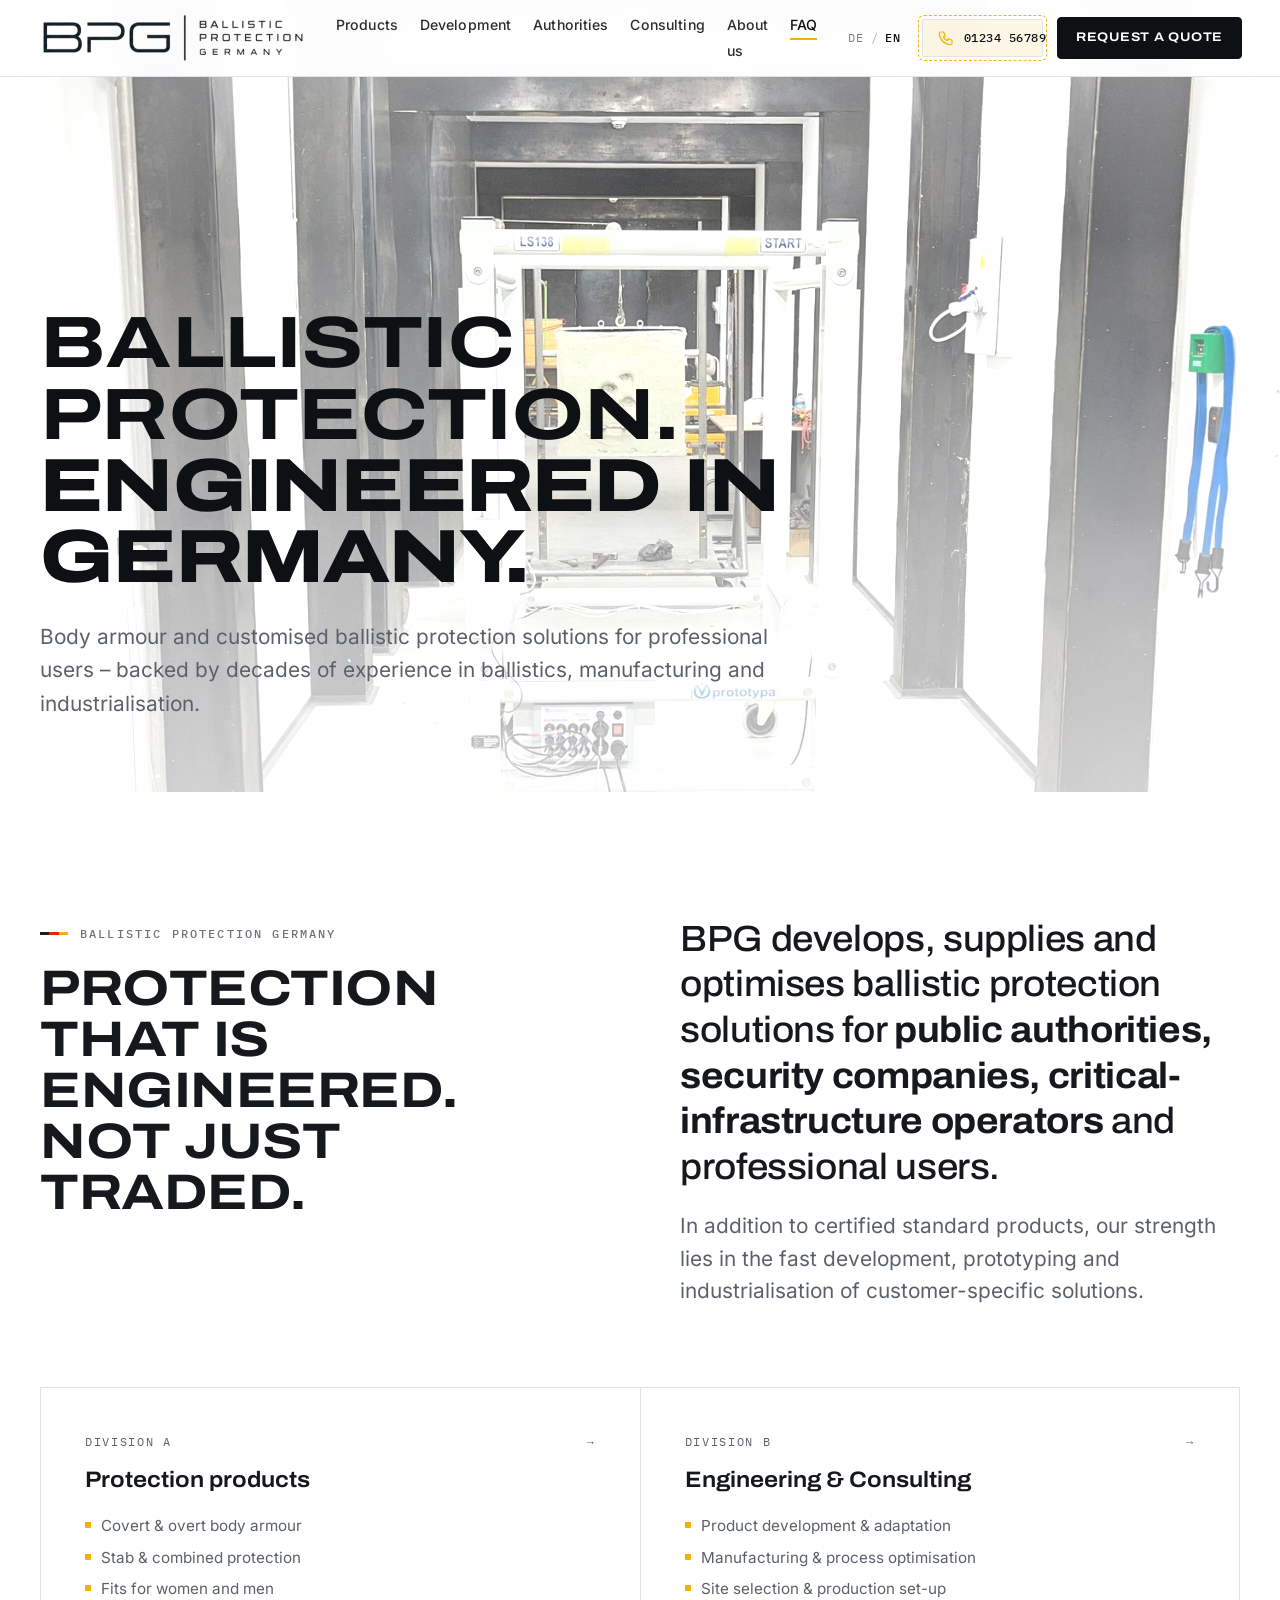
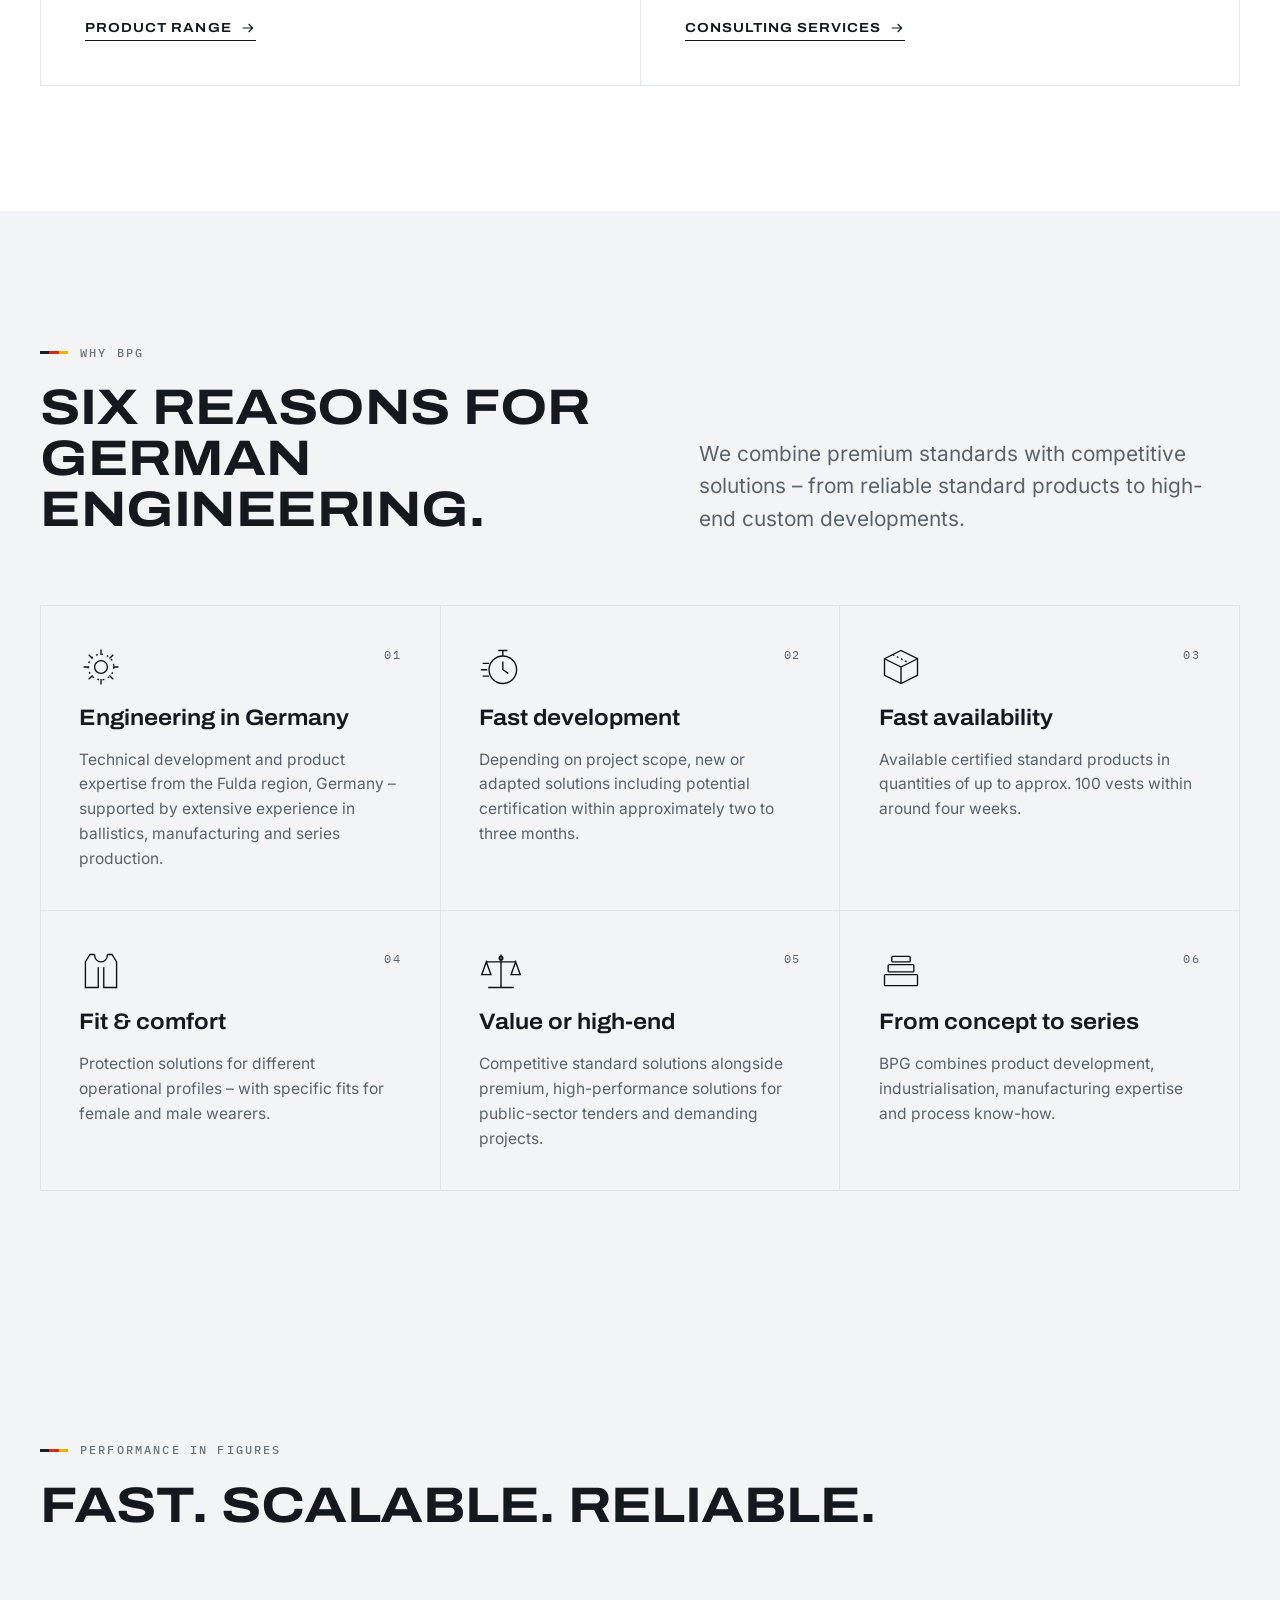
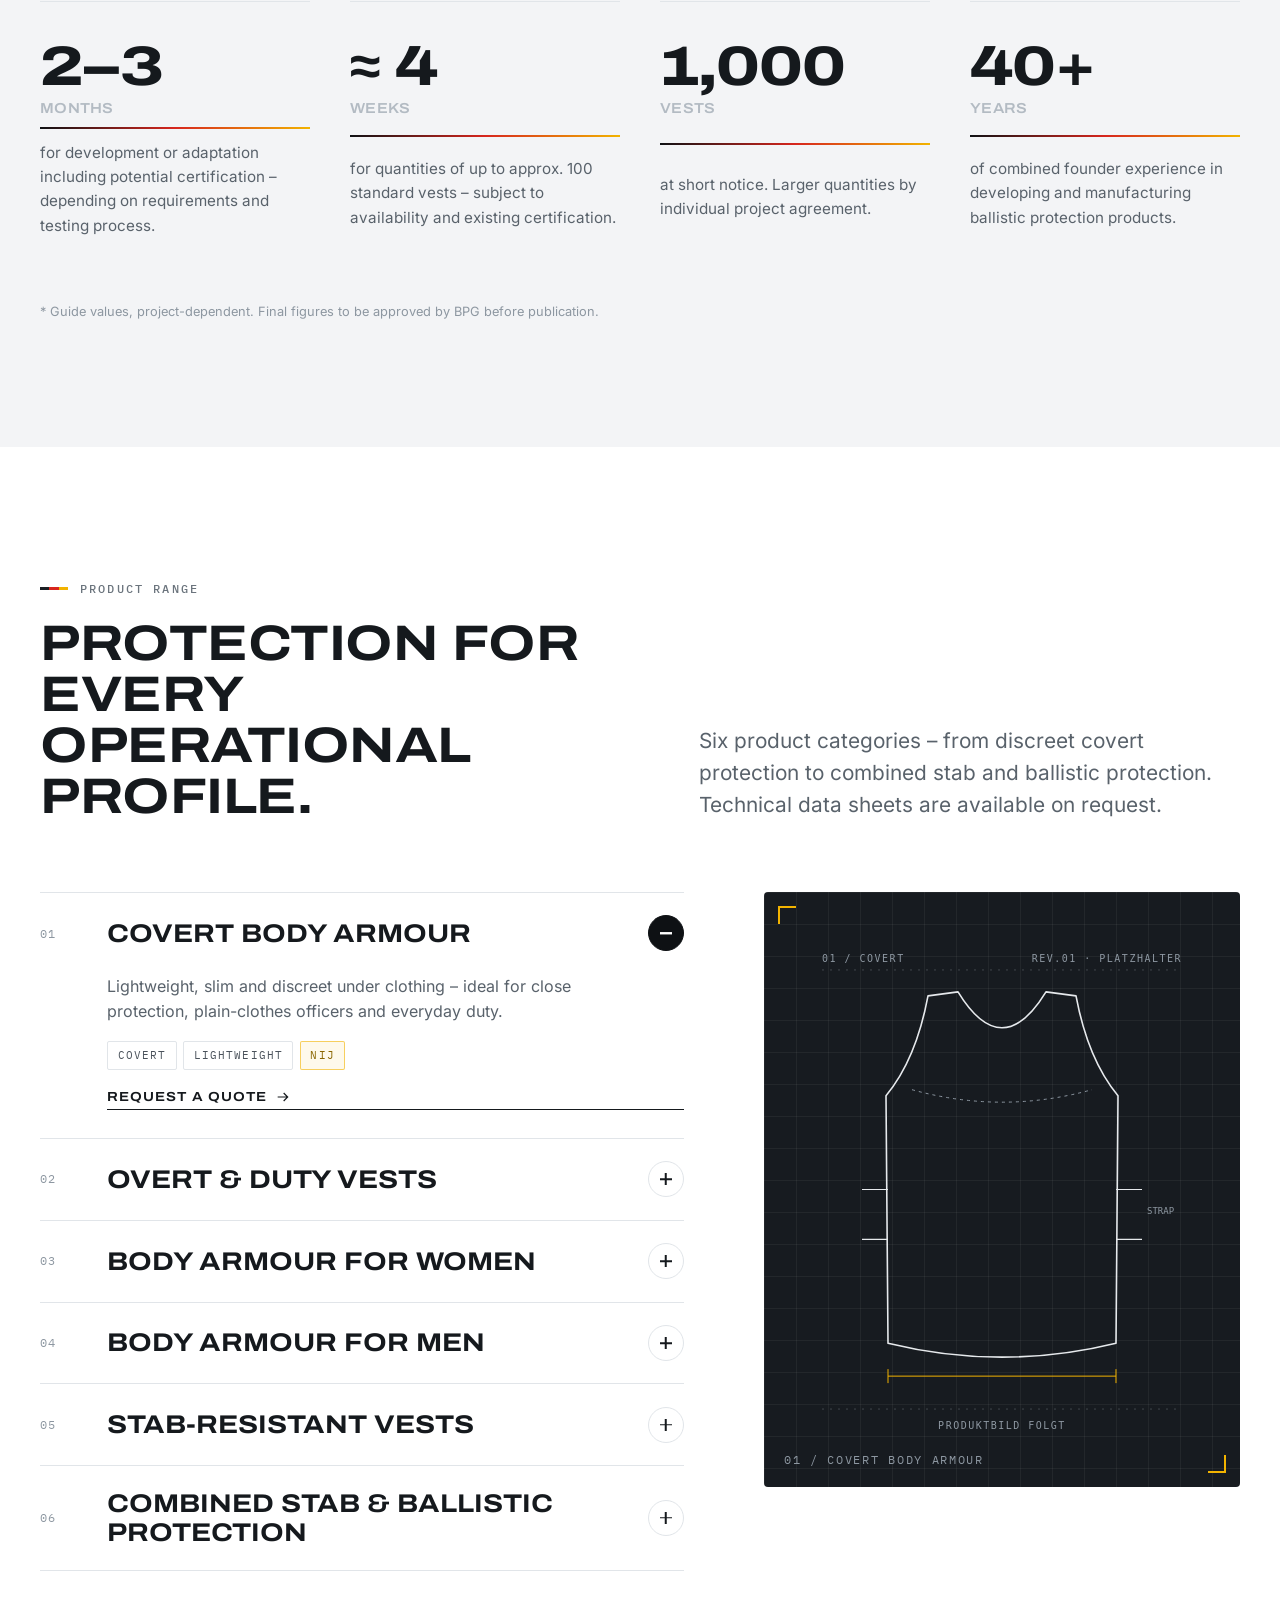
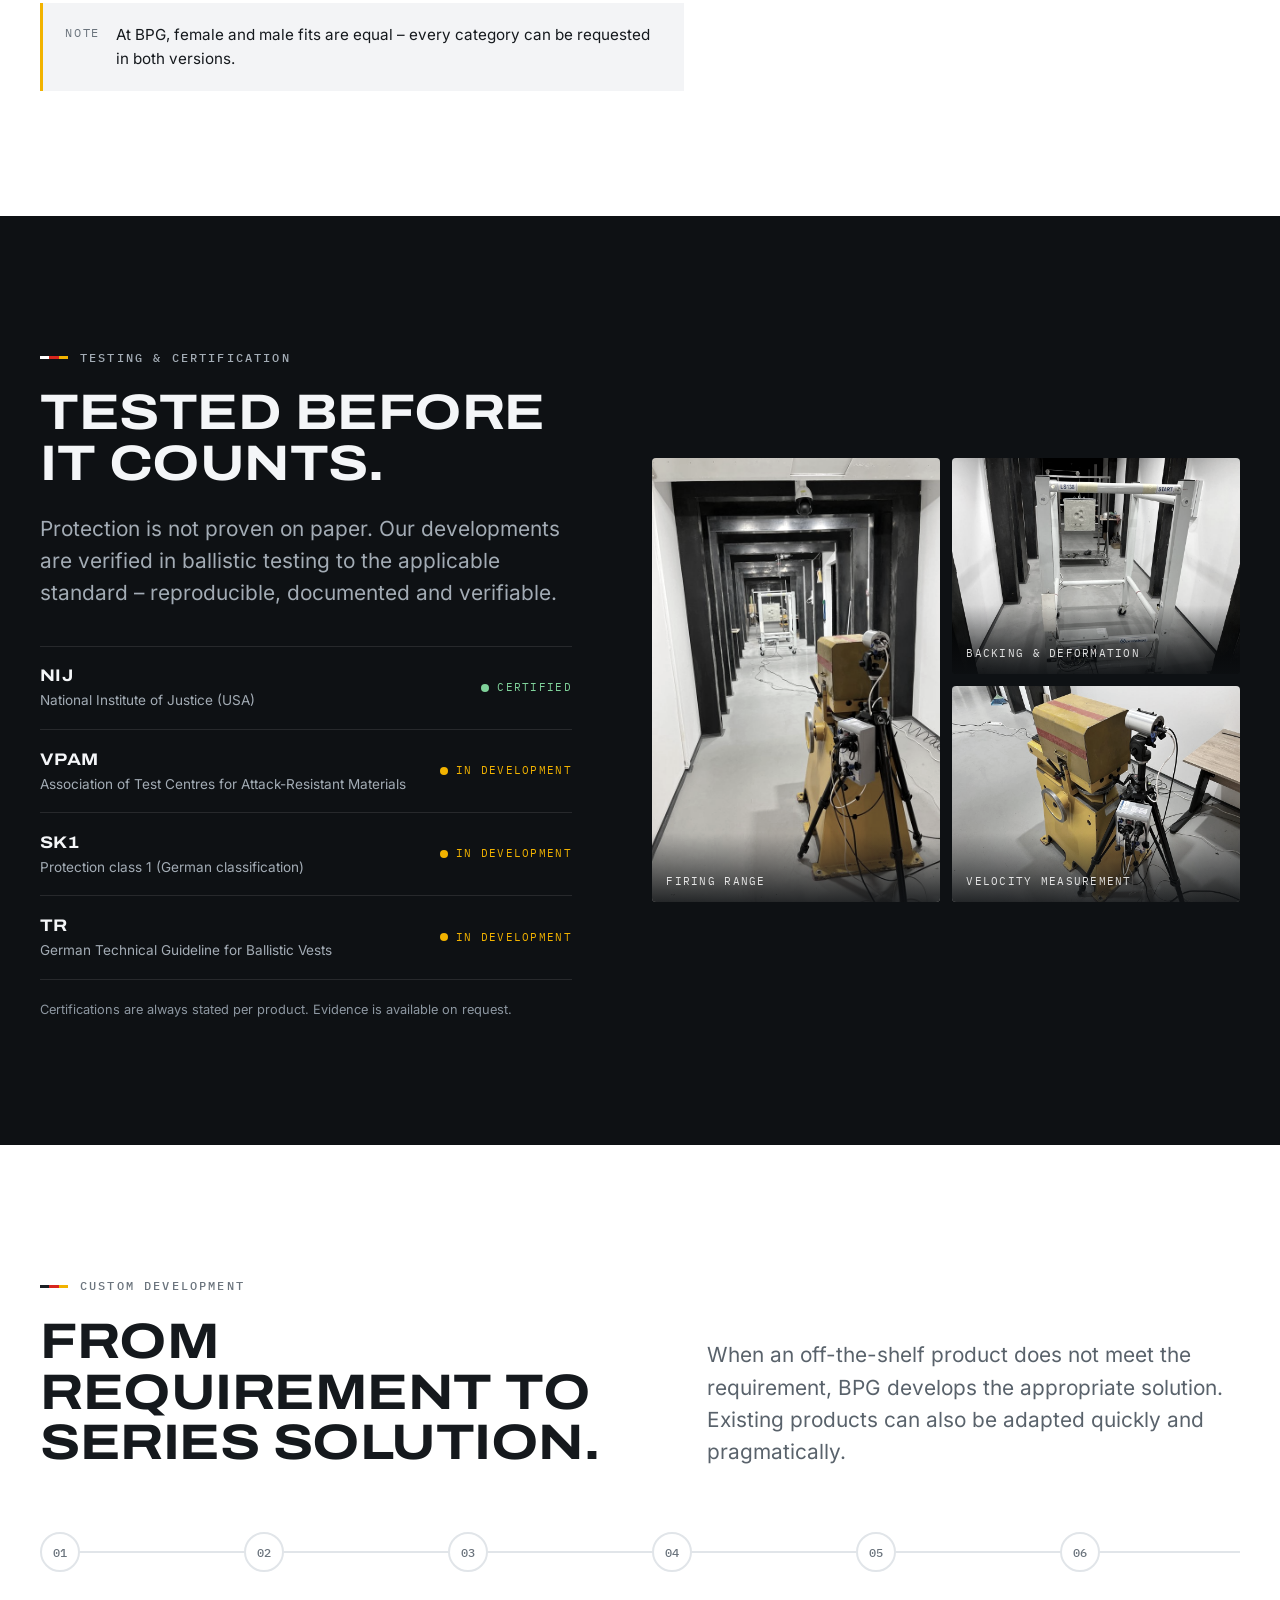
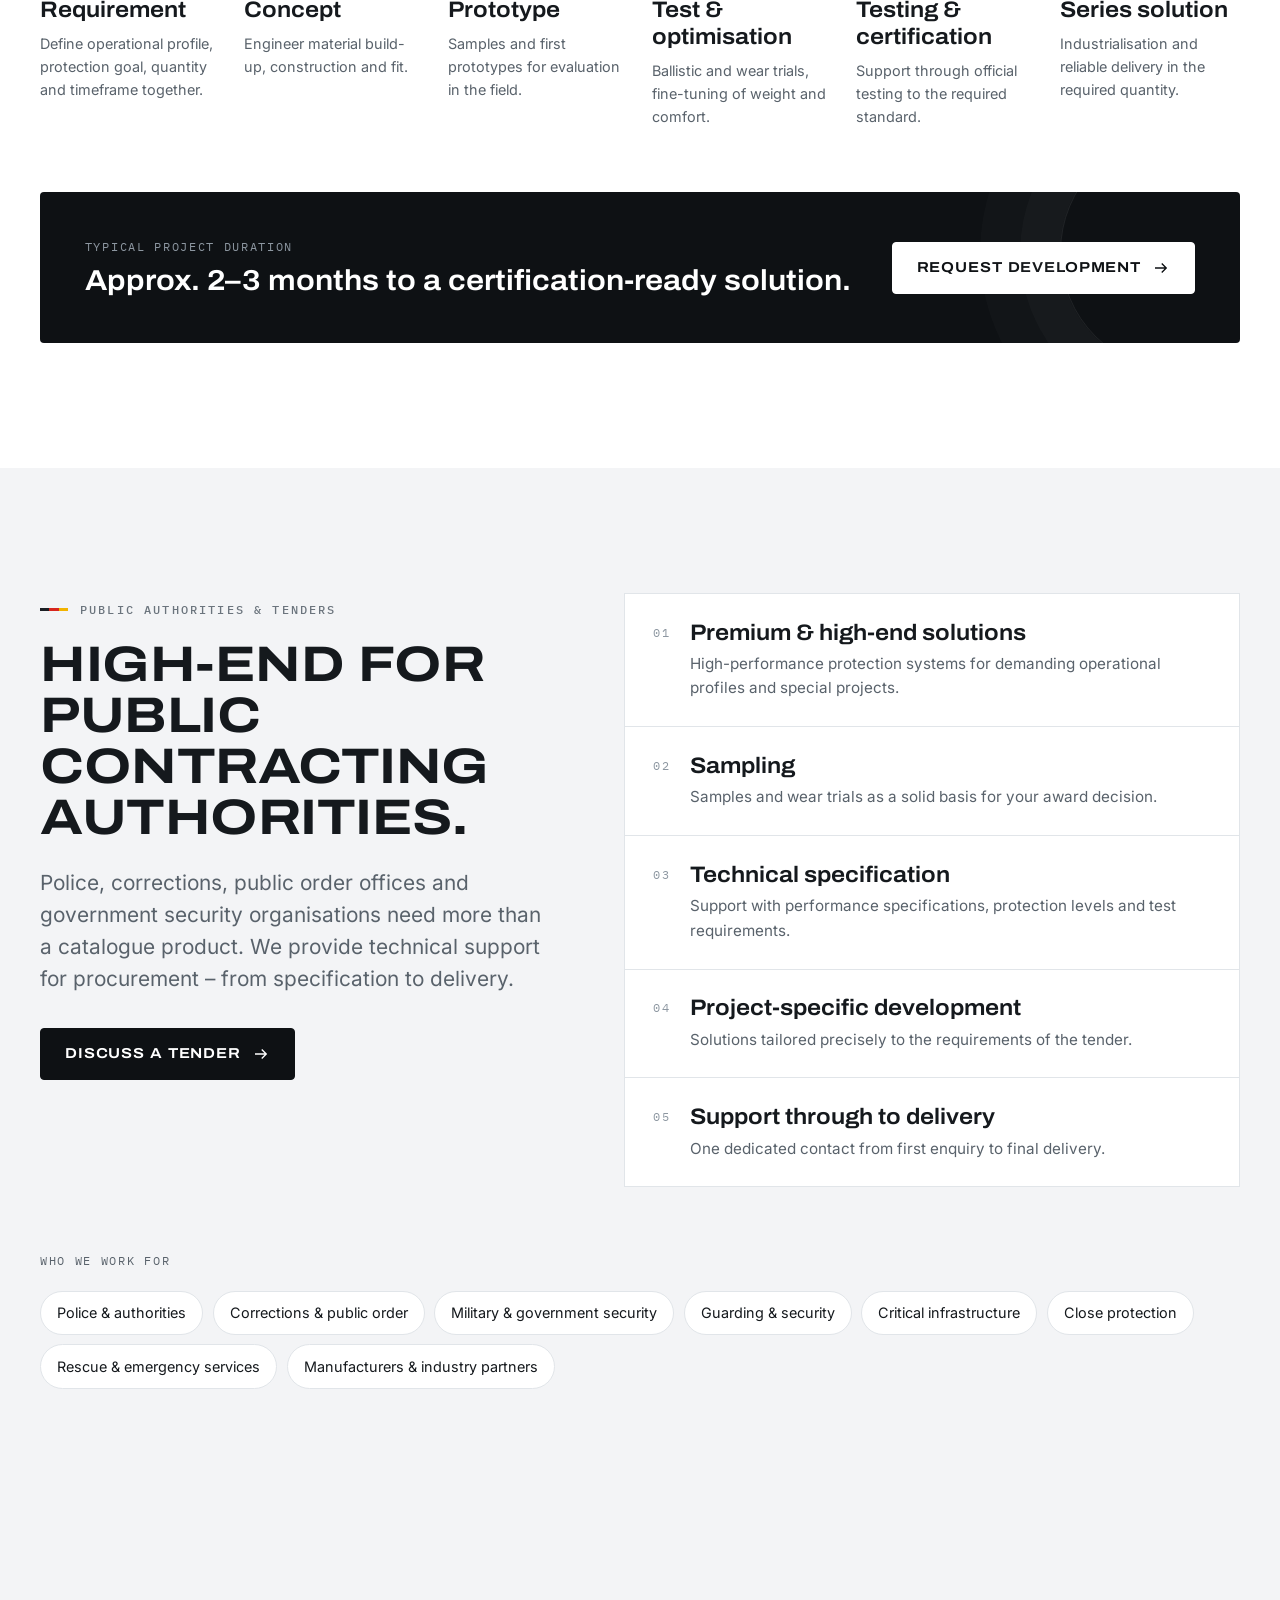
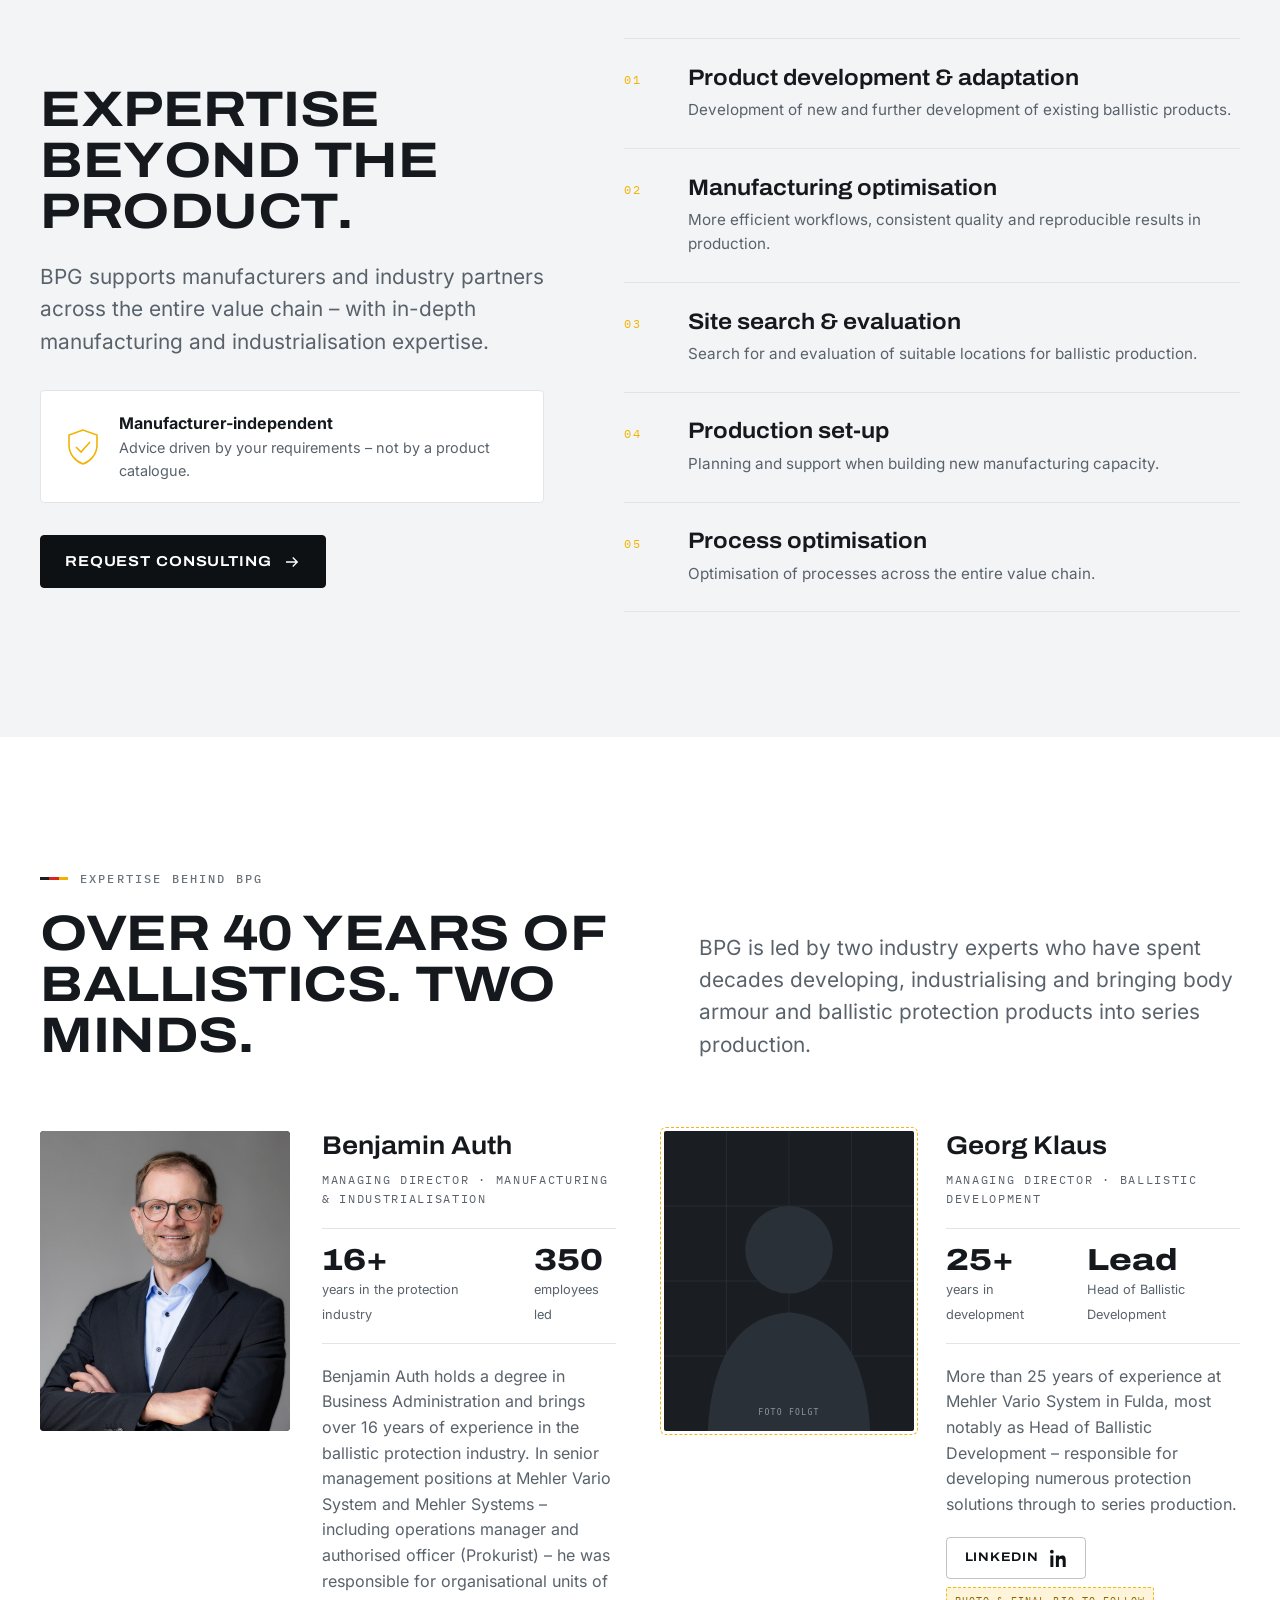
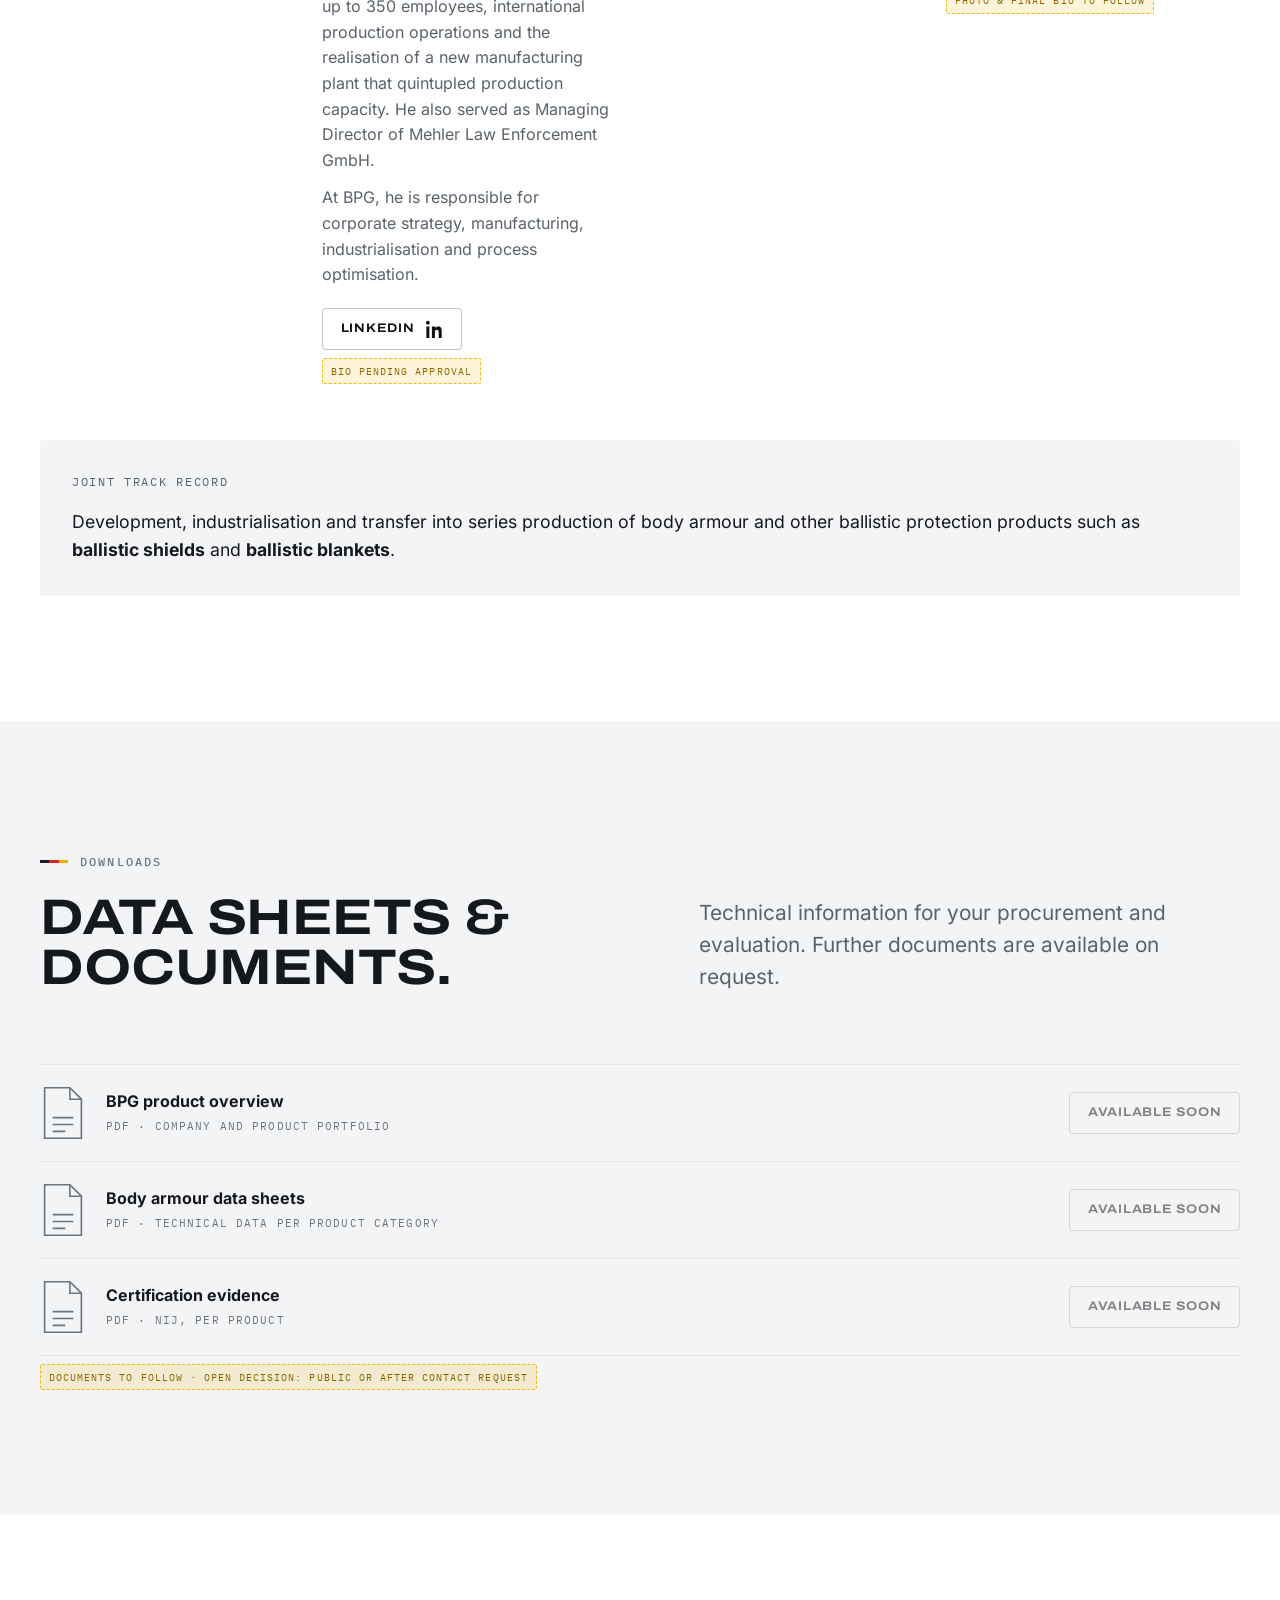
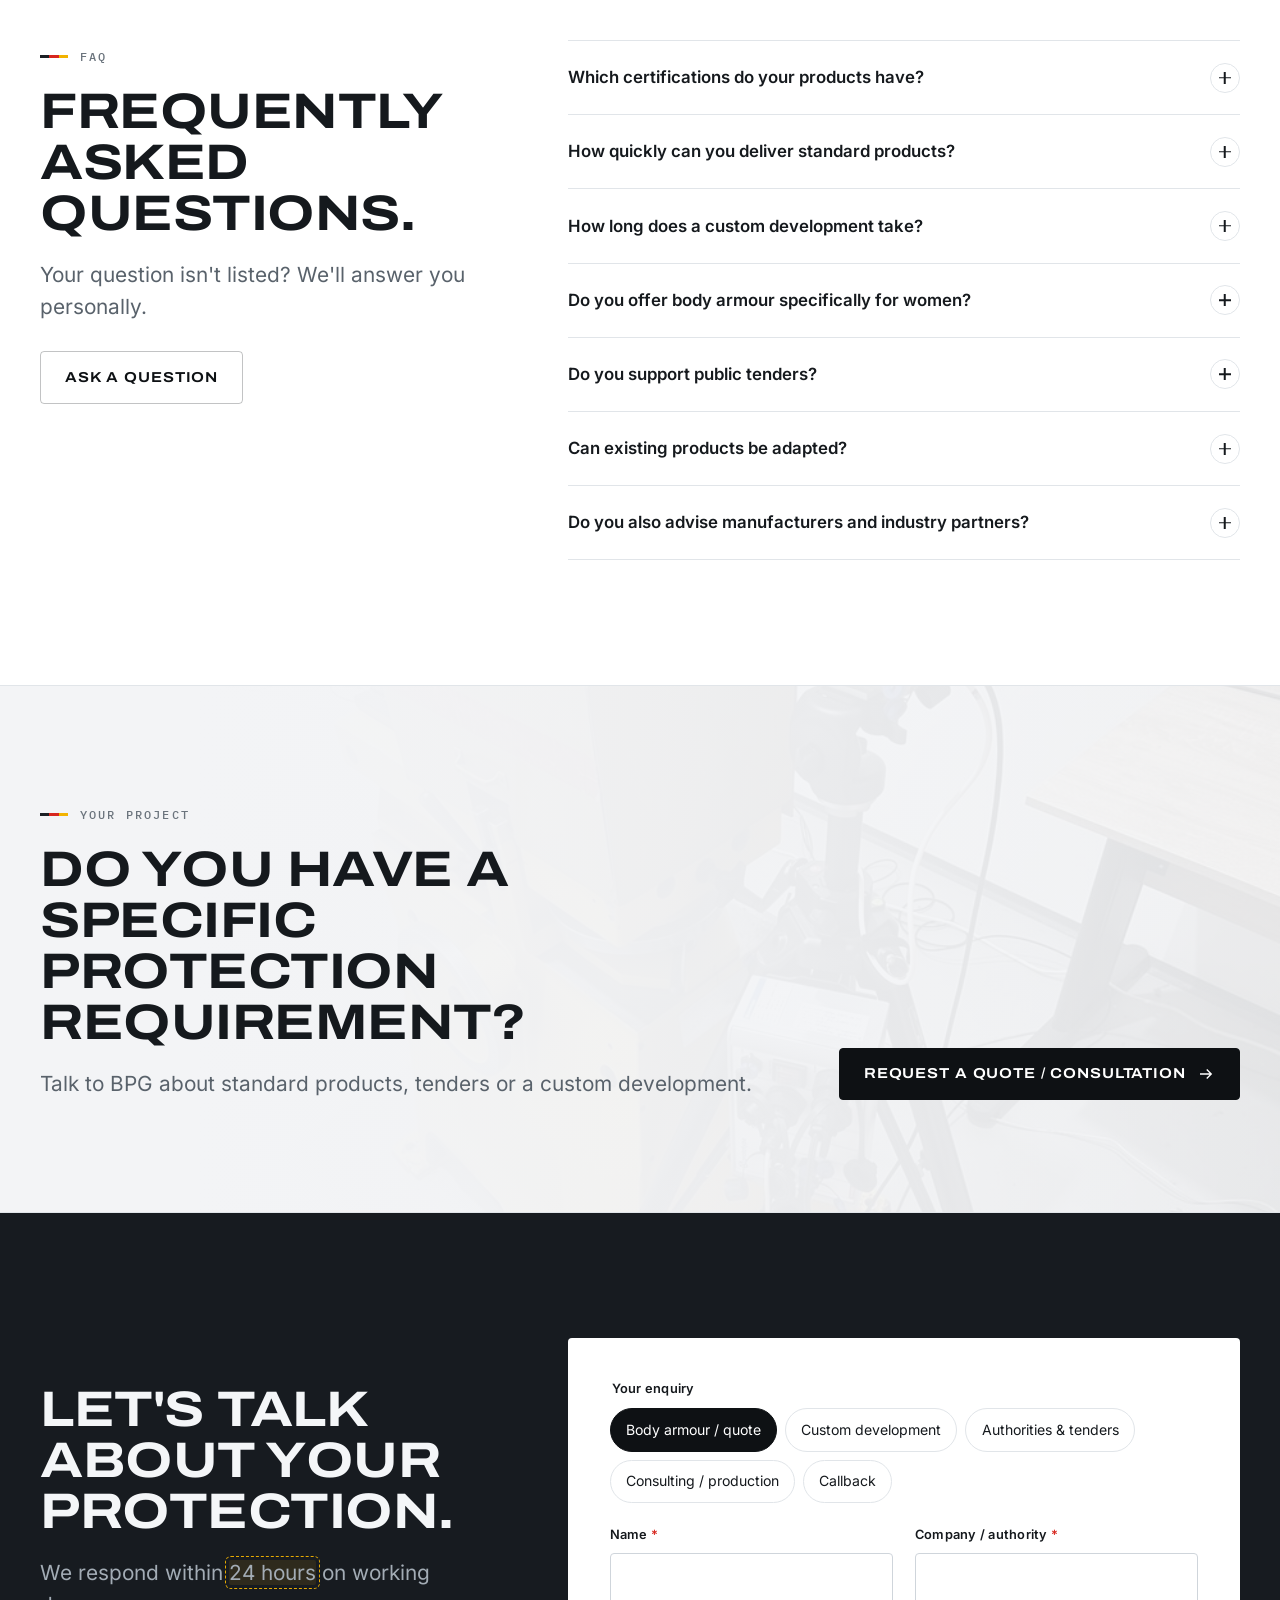
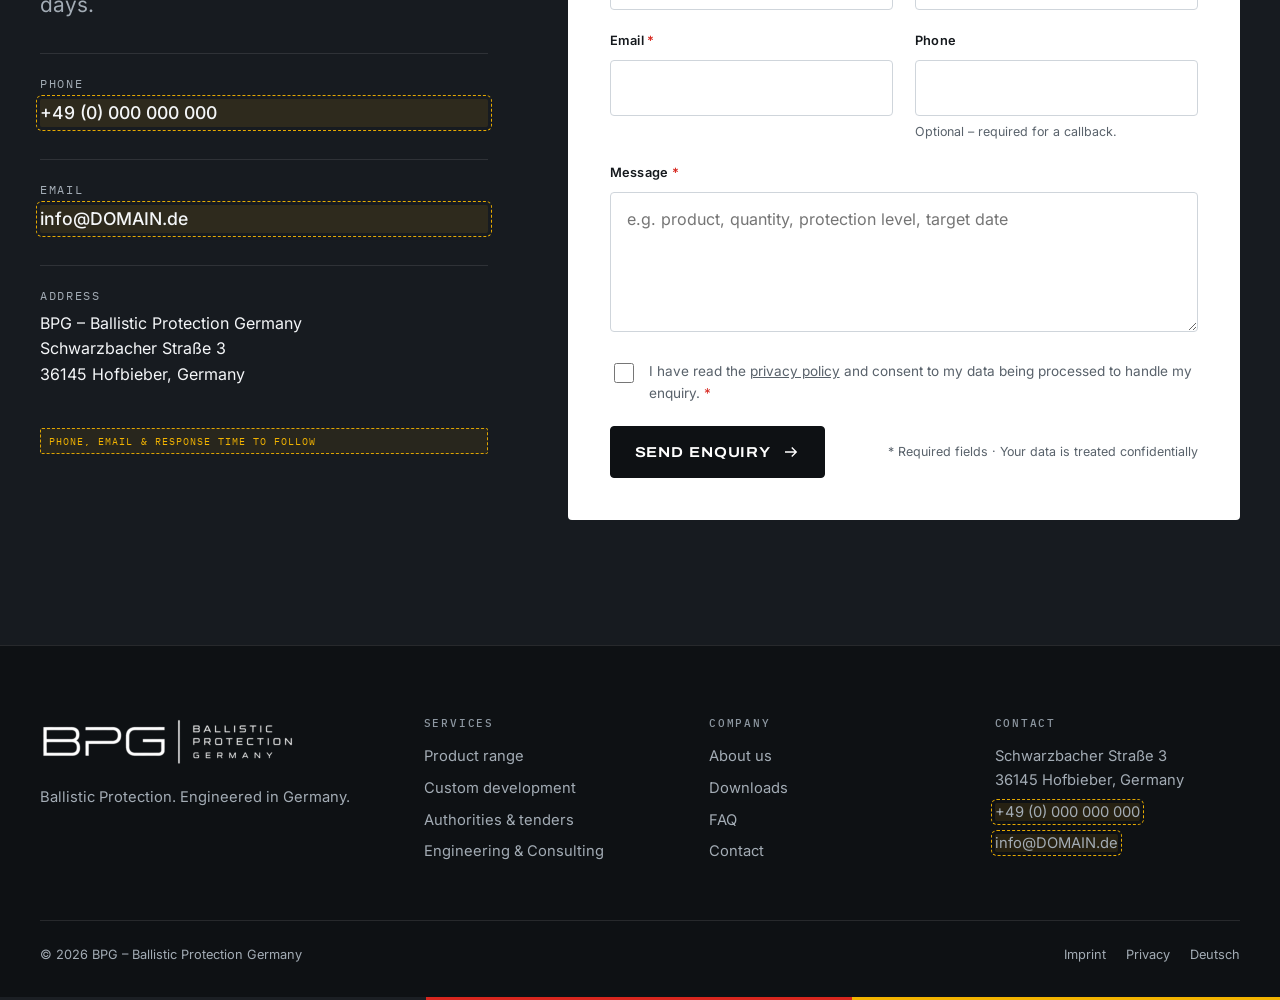
<file: en/index.html>
<!DOCTYPE html>
<html lang="en" class="no-js">
<head>
  <meta charset="utf-8">
  <meta name="viewport" content="width=device-width, initial-scale=1">
  <title>Ballistic Body Armour from Germany | Ballistic Protection Germany</title>
  <meta name="description" content="Ballistic body armour, stab protection and custom protection solutions – engineered in Germany. NIJ-certified products, fast development and short lead times for public authorities, security companies and critical infrastructure.">
  <meta name="robots" content="noindex, nofollow"><!-- DRAFT: remove before go-live -->
  <meta name="theme-color" content="#0e1114">

  <!-- TODO Domain: https://www.DOMAIN.de durch echte Domain ersetzen -->
  <link rel="canonical" href="https://www.DOMAIN.de/en/">
  <link rel="alternate" hreflang="de" href="https://www.DOMAIN.de/">
  <link rel="alternate" hreflang="en" href="https://www.DOMAIN.de/en/">
  <link rel="alternate" hreflang="x-default" href="https://www.DOMAIN.de/">

  <meta property="og:type" content="website">
  <meta property="og:locale" content="en_GB">
  <meta property="og:title" content="Ballistic Protection. Engineered in Germany.">
  <meta property="og:description" content="Body armour and customised ballistic protection solutions for professional users.">
  <meta property="og:image" content="assets/img/test-tunnel.jpg">

  <link rel="icon" type="image/png" href="../assets/img/favicon.png">
  <link rel="apple-touch-icon" href="../assets/img/apple-touch-icon.png">
  <link rel="preload" href="../assets/fonts/archivo-var.woff2" as="font" type="font/woff2" crossorigin>
  <link rel="preload" href="../assets/fonts/inter-var.woff2" as="font" type="font/woff2" crossorigin>
  <link rel="stylesheet" href="../assets/css/style.css?v=hero-ink">

  <script type="application/ld+json">
  {
    "@context": "https://schema.org",
    "@type": "Organization",
    "name": "BPG – Ballistic Protection Germany",
    "url": "https://www.DOMAIN.de/en/",
    "logo": "https://www.DOMAIN.de/assets/img/BPG_Logo_sw.png",
    "address": {
      "@type": "PostalAddress",
      "streetAddress": "Schwarzbacher Straße 3",
      "postalCode": "36145",
      "addressLocality": "Hofbieber",
      "addressCountry": "DE"
    },
    "founder": [
      { "@type": "Person", "name": "Benjamin Auth" },
      { "@type": "Person", "name": "Georg Klaus" }
    ]
  }
  </script>
</head>
<body>
<!-- Icon-Sprite -->
<svg width="0" height="0" style="position:absolute" aria-hidden="true">
  <symbol id="i-arrow" viewBox="0 0 24 24" fill="none" stroke="currentColor" stroke-width="1.8"><path d="M4 12h15M13 6l6 6-6 6"/></symbol>
  <symbol id="i-phone" viewBox="0 0 24 24" fill="none" stroke="currentColor" stroke-width="1.6"><path d="M5 4h4l2 5-2.5 1.5a11 11 0 0 0 5 5L15 13l5 2v4a2 2 0 0 1-2 2A16 16 0 0 1 3 6a2 2 0 0 1 2-2z"/></symbol>
  <symbol id="i-mail" viewBox="0 0 24 24" fill="none" stroke="currentColor" stroke-width="1.6"><rect x="3" y="5" width="18" height="14" rx="1"/><path d="m3 7 9 6 9-6"/></symbol>
  <symbol id="i-pin" viewBox="0 0 24 24" fill="none" stroke="currentColor" stroke-width="1.6"><path d="M12 21s7-6.2 7-12a7 7 0 0 0-14 0c0 5.8 7 12 7 12z"/><circle cx="12" cy="9" r="2.5"/></symbol>
  <symbol id="i-check" viewBox="0 0 24 24" fill="none" stroke="currentColor" stroke-width="1.6"><circle cx="12" cy="12" r="10"/><path d="m7.5 12.5 3 3 6-6.5"/></symbol>
  <symbol id="i-file" viewBox="0 0 40 48" fill="none" stroke="currentColor" stroke-width="1.4"><path d="M4 2h22l10 10v34H4z"/><path d="M26 2v10h10"/><path d="M11 28h18M11 34h18M11 40h11"/></symbol>
  <symbol id="i-shield" viewBox="0 0 40 40" fill="none" stroke="currentColor" stroke-width="1.6"><path d="M20 3 6 8v10c0 9 6 16 14 19 8-3 14-10 14-19V8z"/><path d="m13 20 5 5 9-10"/></symbol>
  <symbol id="i-linkedin" viewBox="0 0 24 24" fill="currentColor"><path d="M4.98 3.5a2.5 2.5 0 1 1-5 0 2.5 2.5 0 0 1 5 0zM.5 8.5h4V24h-4V8.5zM8.5 8.5h3.8v2.1h.05c.53-1 1.84-2.1 3.8-2.1 4.06 0 4.8 2.67 4.8 6.15V24h-4v-7.1c0-1.7-.03-3.88-2.37-3.88-2.37 0-2.73 1.85-2.73 3.76V24h-4V8.5z"/></symbol>
  <!-- USP-Icons -->
  <symbol id="u-eng" viewBox="0 0 48 48" fill="none" stroke="currentColor" stroke-width="1.5"><circle cx="24" cy="24" r="7"/><path d="M24 5v6M24 37v6M5 24h6M37 24h6M10.6 10.6l4.2 4.2M33.2 33.2l4.2 4.2M10.6 37.4l4.2-4.2M33.2 14.8l4.2-4.2"/><circle cx="24" cy="24" r="14" stroke-dasharray="2 4"/></symbol>
  <symbol id="u-fast" viewBox="0 0 48 48" fill="none" stroke="currentColor" stroke-width="1.5"><circle cx="26" cy="27" r="15"/><path d="M26 18v9l6 4M21 6h10M26 6v6M4 20h7M2 27h7M4 34h7"/></symbol>
  <symbol id="u-stock" viewBox="0 0 48 48" fill="none" stroke="currentColor" stroke-width="1.5"><path d="M6 15 24 6l18 9v18l-18 9-18-9z"/><path d="m6 15 18 9 18-9M24 24v18"/><path d="m15 10.5 18 9" stroke-dasharray="2 3"/></symbol>
  <symbol id="u-fit" viewBox="0 0 48 48" fill="none" stroke="currentColor" stroke-width="1.5"><path d="M17 6h-5L7 14v28h14V20M31 6h5l5 8v28H27V20"/><path d="M17 6c0 5 3 8 7 8s7-3 7-8"/></symbol>
  <symbol id="u-value" viewBox="0 0 48 48" fill="none" stroke="currentColor" stroke-width="1.5"><path d="M24 6v36M10 42h28M8 14h32"/><path d="M8 14 3 28h10zM40 14l-5 14h10z"/><circle cx="24" cy="10" r="2"/></symbol>
  <symbol id="u-series" viewBox="0 0 48 48" fill="none" stroke="currentColor" stroke-width="1.5"><rect x="6" y="28" width="36" height="12" rx="1"/><rect x="10" y="17" width="28" height="8" rx="1"/><rect x="14" y="8" width="20" height="6" rx="1"/></symbol>
</svg>

<a class="skip-link" href="#main">Skip to content</a>

<!-- ================= HEADER ================= -->
<header class="site-header is-solid" data-solid="always">
  <div class="container">
    <a class="brand" href="#top" aria-label="Ballistic Protection Germany – home">
      <img class="brand__logo" src="../assets/img/BPG_Logo_sw.png" alt="BPG – Ballistic Protection Germany" width="522" height="96">
    </a>
    <nav class="nav" aria-label="Main navigation">
      <ul>
        <li><a href="#products">Products</a></li>
        <li><a href="#development">Development</a></li>
        <li><a href="#authorities">Authorities</a></li>
        <li><a href="#consulting">Consulting</a></li>
        <li><a href="#team">About us</a></li>
        <li><a href="#faq">FAQ</a></li>
      </ul>
    </nav>
    <div class="header-actions">
      <div class="lang-switch" aria-label="Choose language">
        <a href="../" hreflang="de" lang="de">DE</a><span>/</span><a href="./" aria-current="true" hreflang="en" lang="en">EN</a>
      </div>
      <a class="header-phone ph" href="tel:+491234567890" aria-label="Call 01234 56789"><svg aria-hidden="true"><use href="#i-phone"/></svg><span class="header-phone__text">01234 56789</span></a>
      <a class="btn btn--sm header-cta" href="#contact" data-topic="angebot">Request a quote</a>
      <button class="menu-toggle" type="button" aria-expanded="false" aria-controls="mobile-menu" aria-label="Open menu"><span></span></button>
    </div>
  </div>
</header>

<div class="mobile-menu" id="mobile-menu">
  <ul>
    <li><a class="mm-link" href="#products">Products <small>01</small></a></li>
    <li><a class="mm-link" href="#development">Development <small>02</small></a></li>
    <li><a class="mm-link" href="#authorities">Authorities <small>03</small></a></li>
    <li><a class="mm-link" href="#consulting">Consulting <small>04</small></a></li>
    <li><a class="mm-link" href="#team">About us <small>05</small></a></li>
    <li><a class="mm-link" href="#contact">Contact <small>06</small></a></li>
  </ul>
  <a class="btn btn--light" href="#contact" data-topic="angebot">Request a quote <svg><use href="#i-arrow"/></svg></a>
</div>

<main id="main">

<!-- ================= 01 HERO ================= -->
<section class="hero" id="top" aria-label="Introduction">
  <div class="hero__media">
    <img src="../assets/img/test-tunnel.jpg" alt="Firing range in a ballistic test laboratory" fetchpriority="high" width="1500" height="2000">
  </div>
  <div class="container hero__content">
    <h1 class="display">
      <span class="line"><span>Ballistic</span></span>
      <span class="line"><span>Protection.</span></span>
      <span class="line"><span class="accent">Engineered in Germany.</span></span>
    </h1>
    <p class="hero__sub">Body armour and customised ballistic protection solutions for professional users – backed by decades of experience in ballistics, manufacturing and industrialisation.</p>
  </div>
  <span class="scroll-cue" aria-hidden="true">Scroll</span>
</section>

<!-- ================= 02 INTRO + SÄULEN ================= -->
<section class="section" id="about" aria-labelledby="intro-title">
  <div class="container">
    <div class="intro-grid">
      <div class="reveal">
        <p class="eyebrow">Ballistic Protection Germany</p>
        <h2 class="h2" id="intro-title" style="margin-top:1.25rem">Protection that is engineered. Not just traded.</h2>
      </div>
      <div class="reveal reveal-d1">
        <p class="intro-statement">BPG develops, supplies and optimises ballistic protection solutions for <strong>public authorities, security companies, critical-infrastructure operators</strong> and professional users.</p>
        <p class="lead" style="margin-top:1.25rem">In addition to certified standard products, our strength lies in the fast development, prototyping and industrialisation of customer-specific solutions.</p>
      </div>
      <div class="pillars reveal reveal-d2">
        <a class="pillar" href="#products">
          <div class="pillar__top"><span class="mono muted">Division A</span><span class="mono muted">→</span></div>
          <h3 class="h3">Protection products</h3>
          <ul>
            <li>Covert &amp; overt body armour</li>
            <li>Stab &amp; combined protection</li>
            <li>Fits for women and men</li>
          </ul>
          <span class="link-arrow">Product range <svg><use href="#i-arrow"/></svg></span>
        </a>
        <a class="pillar" href="#consulting">
          <div class="pillar__top"><span class="mono muted">Division B</span><span class="mono muted">→</span></div>
          <h3 class="h3">Engineering &amp; Consulting</h3>
          <ul>
            <li>Product development &amp; adaptation</li>
            <li>Manufacturing &amp; process optimisation</li>
            <li>Site selection &amp; production set-up</li>
          </ul>
          <span class="link-arrow">Consulting services <svg><use href="#i-arrow"/></svg></span>
        </a>
      </div>
    </div>
  </div>
</section>

<!-- ================= 03 USPs ================= -->
<section class="section section--paper" id="benefits" aria-labelledby="usp-title">
  <div class="container">
    <div class="section-head section-head--split">
      <div class="reveal">
        <p class="eyebrow">Why BPG</p>
        <h2 class="h2" id="usp-title" style="margin-top:1.25rem">Six reasons for German engineering.</h2>
      </div>
      <p class="lead reveal reveal-d1">We combine premium standards with competitive solutions – from reliable standard products to high-end custom developments.</p>
    </div>
    <div class="usp-grid">
      <article class="usp reveal">
        <div class="usp__head"><svg class="usp__icon"><use href="#u-eng"/></svg><span class="mono muted">01</span></div>
        <h3 class="h3">Engineering in Germany</h3>
        <p>Technical development and product expertise from the Fulda region, Germany – supported by extensive experience in ballistics, manufacturing and series production.</p>
      </article>
      <article class="usp reveal reveal-d1">
        <div class="usp__head"><svg class="usp__icon"><use href="#u-fast"/></svg><span class="mono muted">02</span></div>
        <h3 class="h3">Fast development</h3>
        <p>Depending on project scope, new or adapted solutions including potential certification within approximately two to three months.</p>
      </article>
      <article class="usp reveal reveal-d2">
        <div class="usp__head"><svg class="usp__icon"><use href="#u-stock"/></svg><span class="mono muted">03</span></div>
        <h3 class="h3">Fast availability</h3>
        <p>Available certified standard products in quantities of up to approx. 100 vests within around four weeks.</p>
      </article>
      <article class="usp reveal">
        <div class="usp__head"><svg class="usp__icon"><use href="#u-fit"/></svg><span class="mono muted">04</span></div>
        <h3 class="h3">Fit &amp; comfort</h3>
        <p>Protection solutions for different operational profiles – with specific fits for female and male wearers.</p>
      </article>
      <article class="usp reveal reveal-d1">
        <div class="usp__head"><svg class="usp__icon"><use href="#u-value"/></svg><span class="mono muted">05</span></div>
        <h3 class="h3">Value or high-end</h3>
        <p>Competitive standard solutions alongside premium, high-performance solutions for public-sector tenders and demanding projects.</p>
      </article>
      <article class="usp reveal reveal-d2">
        <div class="usp__head"><svg class="usp__icon"><use href="#u-series"/></svg><span class="mono muted">06</span></div>
        <h3 class="h3">From concept to series</h3>
        <p>BPG combines product development, industrialisation, manufacturing expertise and process know-how.</p>
      </article>
    </div>
  </div>
</section>

<!-- ================= 04 KENNZAHLEN ================= -->
<section class="section section--paper" id="figures" aria-labelledby="stats-title">
  <div class="container">
    <div class="section-head">
      <p class="eyebrow reveal">Performance in figures</p>
      <h2 class="h2 reveal reveal-d1" id="stats-title">Fast. Scalable. Reliable.</h2>
    </div>
    <div class="stats">
      <div class="stat">
        <div class="stat__num"><span>2–3</span><small>months</small></div>
        <div class="stat__bar"></div>
        <p class="stat__label">for development or adaptation including potential certification – depending on requirements and testing process.</p>
      </div>
      <div class="stat">
        <div class="stat__num"><span data-count="4" data-prefix="≈ ">≈ 4</span><small>weeks</small></div>
        <div class="stat__bar"></div>
        <p class="stat__label">for quantities of up to approx. 100 standard vests – subject to availability and existing certification.</p>
      </div>
      <div class="stat">
        <div class="stat__num"><span data-count="1000">1,000</span><small>vests</small></div>
        <div class="stat__bar"></div>
        <p class="stat__label">at short notice. Larger quantities by individual project agreement.</p>
      </div>
      <div class="stat">
        <div class="stat__num"><span data-count="40" data-suffix="+">40+</span><small>years</small></div>
        <div class="stat__bar"></div>
        <p class="stat__label">of combined founder experience in developing and manufacturing ballistic protection products.</p>
      </div>
    </div>
    <p class="stats-note">* Guide values, project-dependent. Final figures to be approved by BPG before publication.</p>
  </div>
</section>

<!-- ================= 05 PRODUKTWELTEN ================= -->
<section class="section" id="products" aria-labelledby="prod-title">
  <div class="container">
    <div class="section-head section-head--split">
      <div class="reveal">
        <p class="eyebrow">Product range</p>
        <h2 class="h2" id="prod-title" style="margin-top:1.25rem">Protection for every operational profile.</h2>
      </div>
      <p class="lead reveal reveal-d1">Six product categories – from discreet covert protection to combined stab and ballistic protection. Technical data sheets are available on request.</p>
    </div>

    <div class="products">
      <div class="product-list reveal">
        <div class="product is-open" data-label="01 / Covert body armour">
          <button class="product__trigger" type="button" aria-expanded="true" aria-controls="p1">
            <span class="product__no">01</span><span class="product__title">Covert body armour</span><span class="product__icon" aria-hidden="true"></span>
          </button>
          <div class="product__panel" id="p1"><div class="product__inner"><div class="product__body">
            <div class="product__mobile-visual"><img src="../assets/img/products/01-verdeckt.svg" alt="" loading="lazy"></div>
            <p>Lightweight, slim and discreet under clothing – ideal for close protection, plain-clothes officers and everyday duty.</p>
            <div class="tags"><span class="tag">Covert</span><span class="tag">Lightweight</span><span class="tag tag--gold">NIJ</span></div>
            <a class="link-arrow" href="#contact" data-topic="angebot">Request a quote <svg><use href="#i-arrow"/></svg></a>
          </div></div></div>
        </div>
        <div class="product" data-label="02 / Overt &amp; duty vest">
          <button class="product__trigger" type="button" aria-expanded="false" aria-controls="p2">
            <span class="product__no">02</span><span class="product__title">Overt &amp; duty vests</span><span class="product__icon" aria-hidden="true"></span>
          </button>
          <div class="product__panel" id="p2"><div class="product__inner"><div class="product__body">
            <div class="product__mobile-visual"><img src="../assets/img/products/02-ueberzieh.svg" alt="" loading="lazy"></div>
            <p>Robust outer carriers for visible deployment – with identification panels and functional features as required.</p>
            <div class="tags"><span class="tag">Outer carrier</span><span class="tag">ID panels</span><span class="tag">Modular</span></div>
            <a class="link-arrow" href="#contact" data-topic="angebot">Request a quote <svg><use href="#i-arrow"/></svg></a>
          </div></div></div>
        </div>
        <div class="product" data-label="03 / Women's body armour">
          <button class="product__trigger" type="button" aria-expanded="false" aria-controls="p3">
            <span class="product__no">03</span><span class="product__title">Body armour for women</span><span class="product__icon" aria-hidden="true"></span>
          </button>
          <div class="product__panel" id="p3"><div class="product__inner"><div class="product__body">
            <div class="product__mobile-visual"><img src="../assets/img/products/03-damen.svg" alt="" loading="lazy"></div>
            <p>Dedicated female fits instead of adapted men's cuts – for complete protection and genuine wearing comfort.</p>
            <div class="tags"><span class="tag">Female fit</span><span class="tag">Contoured</span><span class="tag">Wide size range</span></div>
            <a class="link-arrow" href="#contact" data-topic="angebot">Request a quote <svg><use href="#i-arrow"/></svg></a>
          </div></div></div>
        </div>
        <div class="product" data-label="04 / Men's body armour">
          <button class="product__trigger" type="button" aria-expanded="false" aria-controls="p4">
            <span class="product__no">04</span><span class="product__title">Body armour for men</span><span class="product__icon" aria-hidden="true"></span>
          </button>
          <div class="product__panel" id="p4"><div class="product__inner"><div class="product__body">
            <div class="product__mobile-visual"><img src="../assets/img/products/04-herren.svg" alt="" loading="lazy"></div>
            <p>Ergonomic men's cuts in a differentiated size range – for freedom of movement over long shifts.</p>
            <div class="tags"><span class="tag">Male fit</span><span class="tag">Ergonomic</span><span class="tag">Wide size range</span></div>
            <a class="link-arrow" href="#contact" data-topic="angebot">Request a quote <svg><use href="#i-arrow"/></svg></a>
          </div></div></div>
        </div>
        <div class="product" data-label="05 / Stab-resistant vest">
          <button class="product__trigger" type="button" aria-expanded="false" aria-controls="p5">
            <span class="product__no">05</span><span class="product__title">Stab-resistant vests</span><span class="product__icon" aria-hidden="true"></span>
          </button>
          <div class="product__panel" id="p5"><div class="product__inner"><div class="product__body">
            <div class="product__mobile-visual"><img src="../assets/img/products/05-stich.svg" alt="" loading="lazy"></div>
            <p>Protection against stab and slash threats for corrections, public order services, emergency responders and security staff.</p>
            <div class="tags"><span class="tag">Stab protection</span><span class="tag">Corrections</span><span class="tag">Public order</span></div>
            <a class="link-arrow" href="#contact" data-topic="angebot">Request a quote <svg><use href="#i-arrow"/></svg></a>
          </div></div></div>
        </div>
        <div class="product" data-label="06 / Stab &amp; ballistic protection">
          <button class="product__trigger" type="button" aria-expanded="false" aria-controls="p6">
            <span class="product__no">06</span><span class="product__title">Combined stab &amp; ballistic protection</span><span class="product__icon" aria-hidden="true"></span>
          </button>
          <div class="product__panel" id="p6"><div class="product__inner"><div class="product__body">
            <div class="product__mobile-visual"><img src="../assets/img/products/06-kombiniert.svg" alt="" loading="lazy"></div>
            <p>One system, two protective functions: combined solutions for operational profiles with changing threat scenarios.</p>
            <div class="tags"><span class="tag">Multi-Threat</span><span class="tag">Combined</span></div>
            <a class="link-arrow" href="#contact" data-topic="angebot">Request a quote <svg><use href="#i-arrow"/></svg></a>
          </div></div></div>
        </div>
        <div class="fit-note"><span class="mono" style="color:var(--steel-500)">Note</span><span>At BPG, female and male fits are equal – every category can be requested in both versions.</span></div>
      </div>

      <div class="product-stage" aria-hidden="true">
        <span class="product-stage__corner tl"></span><span class="product-stage__corner br"></span>
        <img class="is-active" src="../assets/img/products/01-verdeckt.svg" alt="">
        <img src="../assets/img/products/02-ueberzieh.svg" alt="" loading="lazy">
        <img src="../assets/img/products/03-damen.svg" alt="" loading="lazy">
        <img src="../assets/img/products/04-herren.svg" alt="" loading="lazy">
        <img src="../assets/img/products/05-stich.svg" alt="" loading="lazy">
        <img src="../assets/img/products/06-kombiniert.svg" alt="" loading="lazy">
        <span class="product-stage__label mono">01 / Covert body armour</span>
      </div>
    </div>
  </div>
</section>

<!-- ================= 06 PRÜFUNG & ZERTIFIZIERUNG ================= -->
<section class="section section--ink on-dark" id="testing" aria-labelledby="test-title">
  <div class="container testing-grid">
    <div>
      <p class="eyebrow reveal">Testing &amp; certification</p>
      <h2 class="h2 reveal reveal-d1" id="test-title" style="margin-top:1.25rem">Tested before it counts.</h2>
      <p class="lead reveal reveal-d2" style="margin-top:1.5rem">Protection is not proven on paper. Our developments are verified in ballistic testing to the applicable standard – reproducible, documented and verifiable.</p>
      <div class="cert-table reveal reveal-d3">
        <div class="cert-row"><div><strong>NIJ</strong><span class="desc">National Institute of Justice (USA)</span></div><span class="status status--ok">Certified</span></div>
        <div class="cert-row"><div><strong>VPAM</strong><span class="desc">Association of Test Centres for Attack-Resistant Materials</span></div><span class="status status--dev">In development</span></div>
        <div class="cert-row"><div><strong>SK1</strong><span class="desc">Protection class 1 (German classification)</span></div><span class="status status--dev">In development</span></div>
        <div class="cert-row"><div><strong>TR</strong><span class="desc">German Technical Guideline for Ballistic Vests</span></div><span class="status status--dev">In development</span></div>
      </div>
      <p class="fineprint">Certifications are always stated per product. Evidence is available on request.</p>
    </div>
    <div class="mosaic reveal reveal-d2">
      <figure class="m-tall"><img src="../assets/img/test-range-sm.jpg" alt="Test stand with velocity measurement in the firing range" loading="lazy" width="750" height="1000"><figcaption>Firing range</figcaption></figure>
      <figure class="m-wide"><img src="../assets/img/test-frame-sm.jpg" alt="Test frame with clay backing" loading="lazy" width="1000" height="750"><figcaption>Backing &amp; deformation</figcaption></figure>
      <figure class="m-wide"><img src="../assets/img/test-velocity-sm.jpg" alt="Velocity measurement system on tripod" loading="lazy" width="1000" height="750"><figcaption>Velocity measurement</figcaption></figure>
    </div>
  </div>
</section>

<!-- ================= 07 INDIVIDUELLE ENTWICKLUNG ================= -->
<section class="section" id="development" aria-labelledby="dev-title">
  <div class="container">
    <div class="dev-grid">
      <div class="reveal">
        <p class="eyebrow">Custom development</p>
        <h2 class="h2" id="dev-title" style="margin-top:1.25rem">From requirement to series solution.</h2>
      </div>
      <p class="lead reveal reveal-d1">When an off-the-shelf product does not meet the requirement, BPG develops the appropriate solution. Existing products can also be adapted quickly and pragmatically.</p>
    </div>

    <div class="timeline" role="list">
      <div class="timeline__track" aria-hidden="true"><div class="timeline__progress"></div></div>
      <div class="step" role="listitem"><span class="step__dot">01</span><div><h3 class="h3">Requirement</h3><p>Define operational profile, protection goal, quantity and timeframe together.</p></div></div>
      <div class="step" role="listitem"><span class="step__dot">02</span><div><h3 class="h3">Concept</h3><p>Engineer material build-up, construction and fit.</p></div></div>
      <div class="step" role="listitem"><span class="step__dot">03</span><div><h3 class="h3">Prototype</h3><p>Samples and first prototypes for evaluation in the field.</p></div></div>
      <div class="step" role="listitem"><span class="step__dot">04</span><div><h3 class="h3">Test &amp; optimisation</h3><p>Ballistic and wear trials, fine-tuning of weight and comfort.</p></div></div>
      <div class="step" role="listitem"><span class="step__dot">05</span><div><h3 class="h3">Testing &amp; certification</h3><p>Support through official testing to the required standard.</p></div></div>
      <div class="step" role="listitem"><span class="step__dot">06</span><div><h3 class="h3">Series solution</h3><p>Industrialisation and reliable delivery in the required quantity.</p></div></div>
    </div>

    <div class="callout reveal">
      <div>
        <p class="mono" style="color:var(--steel-400)">Typical project duration</p>
        <p class="h3" style="margin-top:.5rem; font-size:clamp(1.3rem,1rem + 1vw,1.9rem)">Approx. 2–3 months to a certification-ready solution.</p>
      </div>
      <a class="btn btn--light" href="#contact" data-topic="entwicklung">Request development <svg><use href="#i-arrow"/></svg></a>
    </div>
  </div>
</section>

<!-- ================= 08 BEHÖRDEN & AUSSCHREIBUNGEN ================= -->
<section class="section section--paper" id="authorities" aria-labelledby="gov-title">
  <div class="container">
    <div class="gov-grid">
      <div class="gov-sticky">
        <p class="eyebrow reveal">Public authorities &amp; tenders</p>
        <h2 class="h2 reveal reveal-d1" id="gov-title" style="margin-top:1.25rem">High-end for public contracting authorities.</h2>
        <p class="lead reveal reveal-d2" style="margin-top:1.5rem">Police, corrections, public order offices and government security organisations need more than a catalogue product. We provide technical support for procurement – from specification to delivery.</p>
        <div class="btn-row reveal reveal-d3" style="margin-top:2rem">
          <a class="btn" href="#contact" data-topic="behoerden">Discuss a tender <svg><use href="#i-arrow"/></svg></a>
        </div>
      </div>
      <div class="gov-list reveal reveal-d1">
        <div class="gov-item"><span class="mono">01</span><div><h3 class="h3">Premium &amp; high-end solutions</h3><p>High-performance protection systems for demanding operational profiles and special projects.</p></div></div>
        <div class="gov-item"><span class="mono">02</span><div><h3 class="h3">Sampling</h3><p>Samples and wear trials as a solid basis for your award decision.</p></div></div>
        <div class="gov-item"><span class="mono">03</span><div><h3 class="h3">Technical specification</h3><p>Support with performance specifications, protection levels and test requirements.</p></div></div>
        <div class="gov-item"><span class="mono">04</span><div><h3 class="h3">Project-specific development</h3><p>Solutions tailored precisely to the requirements of the tender.</p></div></div>
        <div class="gov-item"><span class="mono">05</span><div><h3 class="h3">Support through to delivery</h3><p>One dedicated contact from first enquiry to final delivery.</p></div></div>
      </div>
    </div>

    <div class="audience reveal">
      <p class="mono muted">Who we work for</p>
      <div class="audience__chips">
        <span class="chip">Police &amp; authorities</span><span class="chip">Corrections &amp; public order</span><span class="chip">Military &amp; government security</span>
        <span class="chip">Guarding &amp; security</span><span class="chip">Critical infrastructure</span><span class="chip">Close protection</span>
        <span class="chip">Rescue &amp; emergency services</span><span class="chip">Manufacturers &amp; industry partners</span>
      </div>
    </div>
  </div>
</section>

<!-- ================= 09 ENGINEERING & CONSULTING ================= -->
<section class="section section--paper" id="consulting" aria-labelledby="cons-title">
  <div class="container consult-grid">
    <div>
      <p class="eyebrow reveal">Engineering &amp; Consulting</p>
      <h2 class="h2 reveal reveal-d1" id="cons-title" style="margin-top:1.25rem">Expertise beyond the product.</h2>
      <p class="lead reveal reveal-d2" style="margin-top:1.5rem">BPG supports manufacturers and industry partners across the entire value chain – with in-depth manufacturing and industrialisation expertise.</p>
      <div class="badge-box reveal reveal-d3">
        <svg><use href="#i-shield"/></svg>
        <div><strong>Manufacturer-independent</strong><p class="muted" style="font-size:.9rem">Advice driven by your requirements – not by a product catalogue.</p></div>
      </div>
      <div class="btn-row reveal reveal-d3" style="margin-top:2rem">
        <a class="btn" href="#contact" data-topic="beratung">Request consulting <svg><use href="#i-arrow"/></svg></a>
      </div>
    </div>
    <div class="consult-list reveal reveal-d1">
      <div class="consult-item"><span class="mono">01</span><div><h3 class="h3">Product development &amp; adaptation</h3><p>Development of new and further development of existing ballistic products.</p></div></div>
      <div class="consult-item"><span class="mono">02</span><div><h3 class="h3">Manufacturing optimisation</h3><p>More efficient workflows, consistent quality and reproducible results in production.</p></div></div>
      <div class="consult-item"><span class="mono">03</span><div><h3 class="h3">Site search &amp; evaluation</h3><p>Search for and evaluation of suitable locations for ballistic production.</p></div></div>
      <div class="consult-item"><span class="mono">04</span><div><h3 class="h3">Production set-up</h3><p>Planning and support when building new manufacturing capacity.</p></div></div>
      <div class="consult-item"><span class="mono">05</span><div><h3 class="h3">Process optimisation</h3><p>Optimisation of processes across the entire value chain.</p></div></div>
    </div>
  </div>
</section>

<!-- ================= 10 EXPERTISE / TEAM ================= -->
<section class="section" id="team" aria-labelledby="team-title">
  <div class="container">
    <div class="section-head section-head--split">
      <div class="reveal">
        <p class="eyebrow">Expertise behind BPG</p>
        <h2 class="h2" id="team-title" style="margin-top:1.25rem">Over 40 years of ballistics. Two minds.</h2>
      </div>
      <p class="lead reveal reveal-d1">BPG is led by two industry experts who have spent decades developing, industrialising and bringing body armour and ballistic protection products into series production.</p>
    </div>

    <div class="team-grid">
      <article class="person reveal">
        <div class="person__photo"><img src="../assets/img/benjamin-auth.jpg" alt="Portrait of Benjamin Auth" width="1000" height="1200" loading="lazy"></div>
        <div>
          <h3 class="h3" style="font-size:1.6rem">Benjamin Auth</h3>
          <p class="person__role mono">Managing Director · Manufacturing &amp; Industrialisation</p>
          <div class="person__facts" style="margin-top:1.25rem">
            <div><strong data-count="16" data-suffix="+">16+</strong><span>years in the protection industry</span></div>
            <div><strong data-count="350">350</strong><span>employees led</span></div>
          </div>
          <p style="margin-top:1.25rem">Benjamin Auth holds a degree in Business Administration and brings over 16 years of experience in the ballistic protection industry. In senior management positions at Mehler Vario System and Mehler Systems – including operations manager and authorised officer (Prokurist) – he was responsible for organisational units of up to 350 employees, international production operations and the realisation of a new manufacturing plant that quintupled production capacity. He also served as Managing Director of Mehler Law Enforcement GmbH.</p>
          <p style="margin-top:.75rem">At BPG, he is responsible for corporate strategy, manufacturing, industrialisation and process optimisation.</p>
          <p class="person__social"><a class="btn btn--ghost btn--sm" href="https://www.linkedin.com/in/benjamin-auth-311558184/" target="_blank" rel="noopener noreferrer" aria-label="Benjamin Auth on LinkedIn">LinkedIn <svg aria-hidden="true"><use href="#i-linkedin"/></svg></a></p>
          <span class="ph-note">Bio pending approval</span>
        </div>
      </article>
      <article class="person reveal reveal-d1">
        <div class="person__photo ph"><img src="../assets/img/portrait-placeholder.svg" alt="Portrait Georg Klaus (photo to follow)" loading="lazy"></div>
        <div>
          <h3 class="h3" style="font-size:1.6rem">Georg Klaus</h3>
          <p class="person__role mono">Managing Director · Ballistic Development</p>
          <div class="person__facts" style="margin-top:1.25rem">
            <div><strong data-count="25" data-suffix="+">25+</strong><span>years in development</span></div>
            <div><strong>Lead</strong><span>Head of Ballistic Development</span></div>
          </div>
          <p style="margin-top:1.25rem">More than 25 years of experience at Mehler Vario System in Fulda, most notably as Head of Ballistic Development – responsible for developing numerous protection solutions through to series production.</p>
          <p class="person__social"><a class="btn btn--ghost btn--sm" href="https://www.linkedin.com/in/georg-klaus-ballistischer-schutz-ballistic-protection-18b7323b/" target="_blank" rel="noopener noreferrer" aria-label="Georg Klaus on LinkedIn">LinkedIn <svg aria-hidden="true"><use href="#i-linkedin"/></svg></a></p>
          <span class="ph-note">Photo &amp; final bio to follow</span>
        </div>
      </article>
    </div>

    <div class="track-record reveal">
      <p class="mono muted">Joint track record</p>
      <p style="font-size:1.1rem">Development, industrialisation and transfer into series production of body armour and other ballistic protection products such as <strong>ballistic shields</strong> and <strong>ballistic blankets</strong>.</p>
    </div>
  </div>
</section>

<!-- ================= 11 DOWNLOADS ================= -->
<section class="section section--paper" id="downloads" aria-labelledby="dl-title">
  <div class="container">
    <div class="section-head section-head--split">
      <div class="reveal">
        <p class="eyebrow">Downloads</p>
        <h2 class="h2" id="dl-title" style="margin-top:1.25rem">Data sheets &amp; documents.</h2>
      </div>
      <p class="lead reveal reveal-d1">Technical information for your procurement and evaluation. Further documents are available on request.</p>
    </div>
    <div class="dl-list reveal">
      <div class="dl"><svg class="dl__icon"><use href="#i-file"/></svg><div><strong>BPG product overview</strong><p class="dl__meta">PDF · Company and product portfolio</p></div><span class="btn btn--ghost btn--sm" aria-disabled="true">Available soon</span></div>
      <div class="dl"><svg class="dl__icon"><use href="#i-file"/></svg><div><strong>Body armour data sheets</strong><p class="dl__meta">PDF · Technical data per product category</p></div><span class="btn btn--ghost btn--sm" aria-disabled="true">Available soon</span></div>
      <div class="dl"><svg class="dl__icon"><use href="#i-file"/></svg><div><strong>Certification evidence</strong><p class="dl__meta">PDF · NIJ, per product</p></div><span class="btn btn--ghost btn--sm" aria-disabled="true">Available soon</span></div>
    </div>
    <span class="ph-note">Documents to follow · open decision: public or after contact request</span>
  </div>
</section>

<!-- ================= 12 FAQ ================= -->
<section class="section" id="faq" aria-labelledby="faq-title">
  <div class="container faq-grid">
    <div class="reveal">
      <p class="eyebrow">FAQ</p>
      <h2 class="h2" id="faq-title" style="margin-top:1.25rem">Frequently asked questions.</h2>
      <p class="lead" style="margin-top:1.25rem">Your question isn't listed? We'll answer you personally.</p>
      <div class="btn-row" style="margin-top:1.75rem"><a class="btn btn--ghost" href="#contact">Ask a question</a></div>
    </div>
    <div class="faq reveal reveal-d1">
      <details><summary>Which certifications do your products have?<span class="product__icon" aria-hidden="true"></span></summary>
        <div class="answer">We offer developed products certified to NIJ. Solutions to VPAM, SK1 and TR are in development. Certifications are always documented per product.</div></details>
      <details><summary>How quickly can you deliver standard products?<span class="product__icon" aria-hidden="true"></span></summary>
        <div class="answer">Subject to availability and existing certification, quantities of up to approx. 100 vests are possible within around four weeks. Up to approx. 1,000 vests can be realised at short notice; larger quantities by project agreement.</div></details>
      <details><summary>How long does a custom development take?<span class="product__icon" aria-hidden="true"></span></summary>
        <div class="answer">Typically around two to three months including potential certification – depending on requirements and testing process.</div></details>
      <details><summary>Do you offer body armour specifically for women?<span class="product__icon" aria-hidden="true"></span></summary>
        <div class="answer">Yes. Our female and male fits are equal and individually designed – for complete protection and high wearing comfort.</div></details>
      <details><summary>Do you support public tenders?<span class="product__icon" aria-hidden="true"></span></summary>
        <div class="answer">Yes. We support public-sector projects with sampling, technical specification and project-specific development through to delivery.</div></details>
      <details><summary>Can existing products be adapted?<span class="product__icon" aria-hidden="true"></span></summary>
        <div class="answer">Yes. In addition to new developments, we adapt existing products quickly and pragmatically – for example fit, cut or protective build-up.</div></details>
      <details><summary>Do you also advise manufacturers and industry partners?<span class="product__icon" aria-hidden="true"></span></summary>
        <div class="answer">Yes. Our consulting covers product development, manufacturing optimisation, site search, production set-up and process optimisation – independent of any manufacturer.</div></details>
    </div>
  </div>
</section>

<!-- ================= CTA-BAND ================= -->
<section class="cta-band" aria-labelledby="cta-title">
  <div class="cta-band__bg" aria-hidden="true"><img src="../assets/img/test-velocity-sm.jpg" alt="" loading="lazy"></div>
  <div class="container">
    <div>
      <p class="eyebrow reveal">Your project</p>
      <h2 class="h2 reveal reveal-d1" id="cta-title" style="margin-top:1.25rem; max-width:18ch">Do you have a specific protection requirement?</h2>
      <p class="lead reveal reveal-d2" style="margin-top:1.25rem">Talk to BPG about standard products, tenders or a custom development.</p>
    </div>
    <div class="reveal reveal-d3"><a class="btn" href="#contact" data-topic="angebot">Request a quote / consultation <svg><use href="#i-arrow"/></svg></a></div>
  </div>
</section>

<!-- ================= 13 KONTAKT ================= -->
<section class="section section--dark on-dark" id="contact" aria-labelledby="contact-title">
  <div class="container contact-grid">
    <div class="contact-info">
      <div>
        <p class="eyebrow reveal">Contact &amp; quote request</p>
        <h2 class="h2 reveal reveal-d1" id="contact-title" style="margin-top:1.25rem">Let's talk about your protection.</h2>
        <p class="lead reveal reveal-d2" style="margin-top:1.25rem">We respond within <span class="ph">24 hours</span> on working days.</p>
      </div>
      <div class="contact-card reveal">
        <span class="mono muted">Phone</span>
        <a href="tel:+490000000000" class="ph">+49 (0) 000 000 000</a>
      </div>
      <div class="contact-card reveal">
        <span class="mono muted">Email</span>
        <a href="mailto:info@DOMAIN.de" class="ph">info@DOMAIN.de</a>
      </div>
      <div class="contact-card reveal">
        <span class="mono muted">Address</span>
        <p>BPG – Ballistic Protection Germany<br>Schwarzbacher Straße 3<br>36145 Hofbieber, Germany</p>
      </div>
      <span class="ph-note">Phone, email &amp; response time to follow</span>
    </div>

    <form class="form reveal reveal-d1" action="#" method="POST" novalidate>
      <!-- TODO Formspree: action="https://formspree.io/f/XXXXXXX" – siehe CURSOR.md -->
      <fieldset>
        <legend>Your enquiry</legend>
        <div class="topic-chips">
          <input type="radio" name="anliegen" id="t-angebot" value="angebot" checked><label for="t-angebot">Body armour / quote</label>
          <input type="radio" name="anliegen" id="t-entwicklung" value="entwicklung"><label for="t-entwicklung">Custom development</label>
          <input type="radio" name="anliegen" id="t-behoerden" value="behoerden"><label for="t-behoerden">Authorities &amp; tenders</label>
          <input type="radio" name="anliegen" id="t-beratung" value="beratung"><label for="t-beratung">Consulting / production</label>
          <input type="radio" name="anliegen" id="t-rueckruf" value="rueckruf"><label for="t-rueckruf">Callback</label>
        </div>
      </fieldset>
      <div class="field-row">
        <div class="field"><label class="lbl" for="f-name">Name <span class="req">*</span></label><input id="f-name" name="name" type="text" autocomplete="name" required><p class="err">Please enter your name.</p></div>
        <div class="field"><label class="lbl" for="f-org">Company / authority <span class="req">*</span></label><input id="f-org" name="organisation" type="text" autocomplete="organization" required><p class="err">Please enter your company or authority.</p></div>
      </div>
      <div class="field-row">
        <div class="field"><label class="lbl" for="f-mail">Email <span class="req">*</span></label><input id="f-mail" name="email" type="email" autocomplete="email" required><p class="err">Please enter a valid email address.</p></div>
        <div class="field"><label class="lbl" for="f-phone">Phone <span class="req phone-req" hidden>*</span></label><input id="f-phone" name="telefon" type="tel" autocomplete="tel"><p class="hint">Optional – required for a callback.</p><p class="err">We need your phone number for a callback.</p></div>
      </div>
      <div class="field"><label class="lbl" for="f-msg">Message <span class="req">*</span></label><textarea id="f-msg" name="nachricht" required placeholder="e.g. product, quantity, protection level, target date"></textarea><p class="err">Please briefly describe your enquiry.</p></div>
      <div class="hp" aria-hidden="true"><label for="f-hp">Do not fill in</label><input id="f-hp" name="_gotcha" type="text" tabindex="-1" autocomplete="off"></div>
      <label class="consent"><input type="checkbox" name="datenschutz" required><span>I have read the <a href="privacy.html">privacy policy</a> and consent to my data being processed to handle my enquiry. <span class="req" style="color:var(--brand-red)">*</span></span></label>
      <div class="form-foot">
        <button class="btn" type="submit">Send enquiry <svg><use href="#i-arrow"/></svg></button>
        <small>* Required fields · Your data is treated confidentially</small>
      </div>
      <div class="form-success" role="status" aria-live="polite">
        <svg><use href="#i-check"/></svg>
        <h3 class="h3">Thank you for your enquiry.</h3>
        <p class="muted" style="margin-top:.5rem">We will get back to you as soon as possible.</p>
        <span class="ph-note" style="margin-top:1rem">Draft: form delivery not yet connected</span>
      </div>
    </form>
  </div>
</section>

</main>

<!-- ================= FOOTER ================= -->
<footer class="site-footer">
  <div class="container">
    <div class="footer-grid">
      <div class="footer-brand">
        <img src="../assets/img/BPG_Logo_sw.png" alt="BPG – Ballistic Protection Germany" width="522" height="96" loading="lazy">
        <p>Ballistic Protection. Engineered in Germany.</p>
      </div>
      <div>
        <h4>Services</h4>
        <ul><li><a href="#products">Product range</a></li><li><a href="#development">Custom development</a></li><li><a href="#authorities">Authorities &amp; tenders</a></li><li><a href="#consulting">Engineering &amp; Consulting</a></li></ul>
      </div>
      <div>
        <h4>Company</h4>
        <ul><li><a href="#team">About us</a></li><li><a href="#downloads">Downloads</a></li><li><a href="#faq">FAQ</a></li><li><a href="#contact">Contact</a></li></ul>
      </div>
      <div>
        <h4>Contact</h4>
        <ul><li>Schwarzbacher Straße 3<br>36145 Hofbieber, Germany</li><li><a href="tel:+490000000000" class="ph">+49 (0) 000 000 000</a></li><li><a href="mailto:info@DOMAIN.de" class="ph">info@DOMAIN.de</a></li></ul>
      </div>
    </div>
    <div class="footer-bottom">
      <span>© <span data-year>2026</span> BPG – Ballistic Protection Germany</span>
      <nav aria-label="Legal"><a href="imprint.html">Imprint</a><a href="privacy.html">Privacy</a><a href="../">Deutsch</a></nav>
    </div>
  </div>
</footer>
<div class="tricolor" aria-hidden="true"></div>

<!-- Mobile Sticky CTA -->
<div class="sticky-cta" aria-label="Quick contact">
  <a class="btn btn--light" href="#contact" data-topic="angebot">Request a quote</a>
  <a class="btn btn--ghost-light btn--icon" href="tel:+490000000000" aria-label="Call"><svg><use href="#i-phone"/></svg></a>
</div>

<!-- Draft toggle: show/hide placeholders (remove before go-live) -->
<script src="../assets/js/main.js" defer></script>
</body>
</html>
</file>
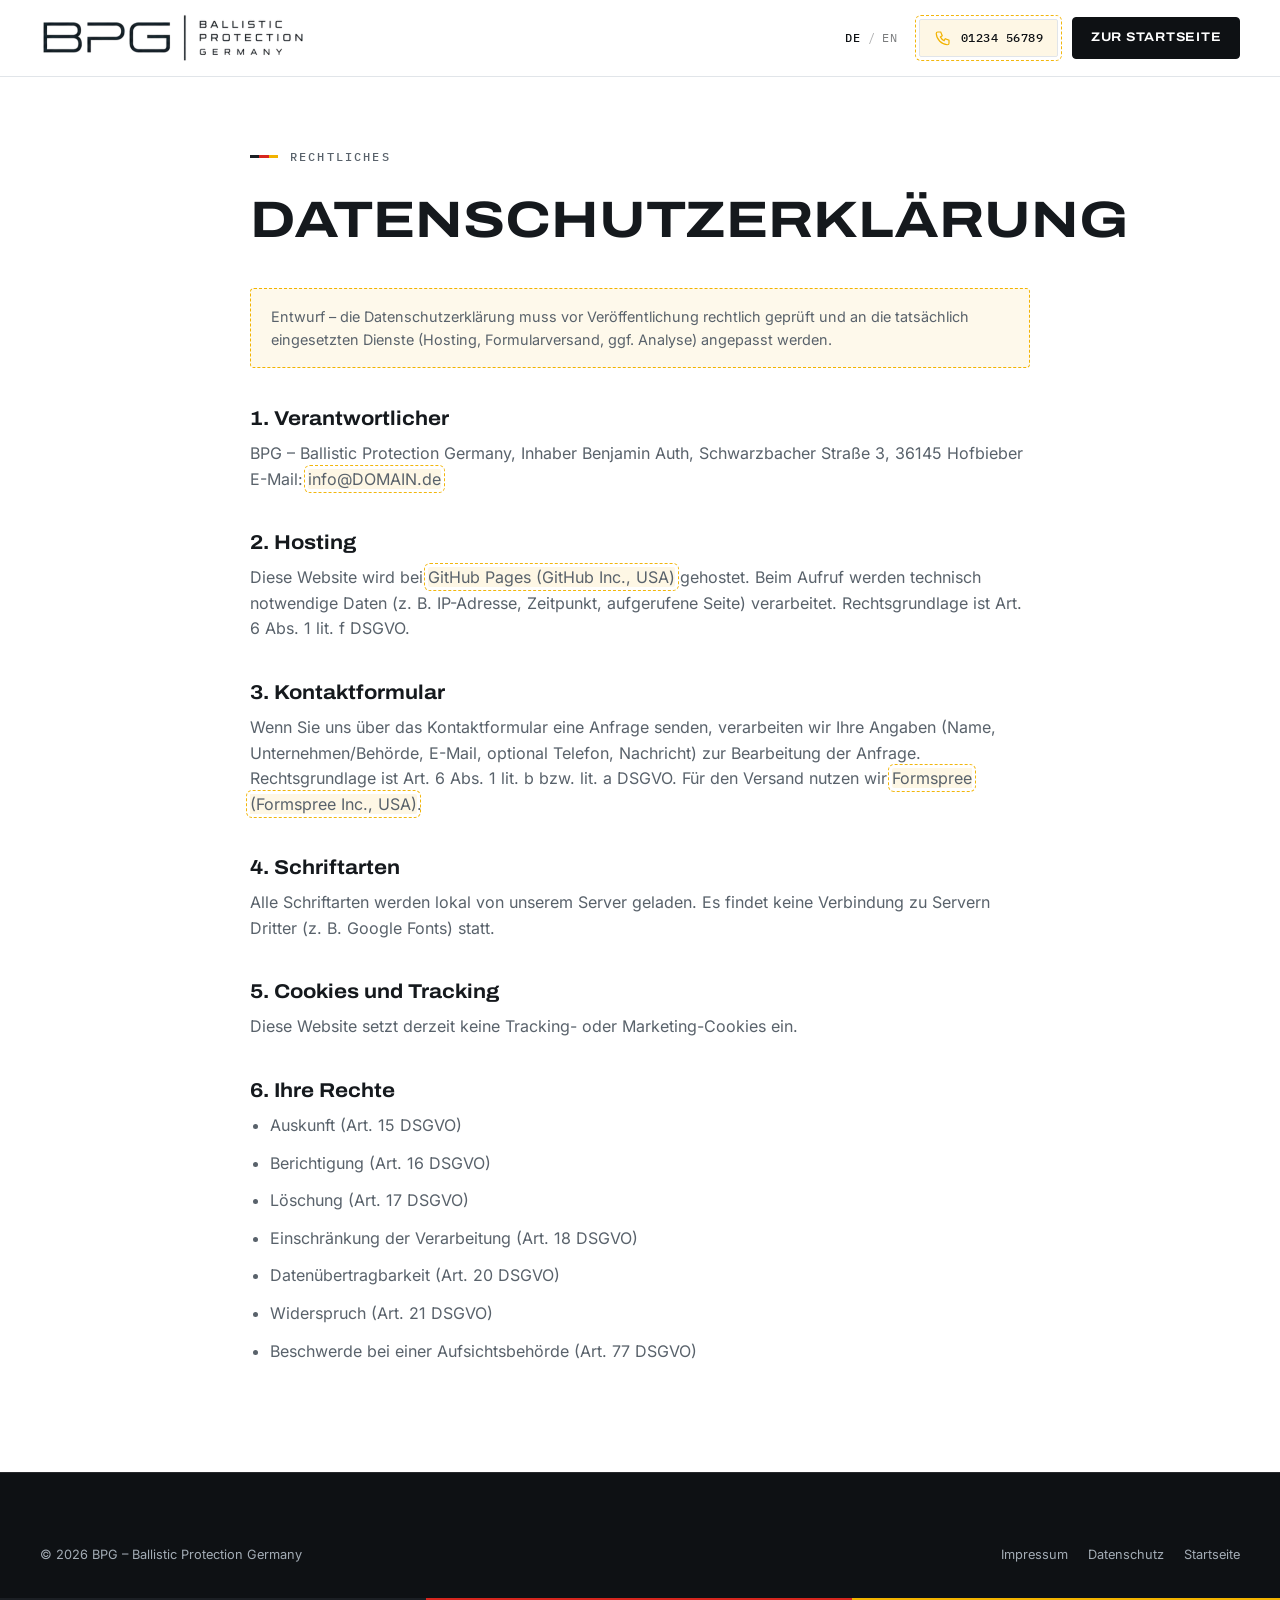
<file: datenschutz.html>
<!DOCTYPE html>
<html lang="de" class="no-js">
<head>
  <meta charset="utf-8">
  <meta name="viewport" content="width=device-width, initial-scale=1">
  <title>Datenschutzerklärung | Ballistic Protection Germany</title>
  <meta name="robots" content="noindex, follow">
  <link rel="icon" type="image/png" href="assets/img/favicon.png">
  <link rel="stylesheet" href="assets/css/style.css">
</head>
<body class="page-legal">
<header class="site-header is-solid">
  <div class="container">
    <a class="brand" href="./" aria-label="Zur Startseite">
      <img class="brand__logo" src="assets/img/BPG_Logo_sw.png" alt="BPG – Ballistic Protection Germany" width="522" height="96">
    </a>
    <div class="header-actions">
      <div class="lang-switch"><a href="#" aria-current="true">DE</a><span>/</span><a href="en/privacy.html" hreflang="en">EN</a></div>
      <a class="header-phone ph" href="tel:+491234567890" aria-label="Anrufen: 01234 56789"><svg aria-hidden="true" viewBox="0 0 24 24" fill="none" stroke="currentColor" stroke-width="1.6"><path d="M5 4h4l2 5-2.5 1.5a11 11 0 0 0 5 5L15 13l5 2v4a2 2 0 0 1-2 2A16 16 0 0 1 3 6a2 2 0 0 1 2-2z"/></svg><span class="header-phone__text">01234 56789</span></a>
      <a class="btn btn--sm" href="./">Zur Startseite</a>
    </div>
  </div>
</header>
<main class="legal">
  <div class="container">
    <p class="eyebrow">Rechtliches</p>
    <h1>Datenschutzerklärung</h1>
    <p class="notice">Entwurf – die Datenschutzerklärung muss vor Veröffentlichung rechtlich geprüft und an die tatsächlich eingesetzten Dienste (Hosting, Formularversand, ggf. Analyse) angepasst werden.</p>
    <h2>1. Verantwortlicher</h2>
    <p>BPG – Ballistic Protection Germany, Inhaber Benjamin Auth, Schwarzbacher Straße 3, 36145 Hofbieber<br>E-Mail: <span class="ph">info@DOMAIN.de</span></p>
    <h2>2. Hosting</h2>
    <p>Diese Website wird bei <span class="ph">GitHub Pages (GitHub Inc., USA)</span> gehostet. Beim Aufruf werden technisch notwendige Daten (z. B. IP-Adresse, Zeitpunkt, aufgerufene Seite) verarbeitet. Rechtsgrundlage ist Art. 6 Abs. 1 lit. f DSGVO.</p>
    <h2>3. Kontaktformular</h2>
    <p>Wenn Sie uns über das Kontaktformular eine Anfrage senden, verarbeiten wir Ihre Angaben (Name, Unternehmen/Behörde, E-Mail, optional Telefon, Nachricht) zur Bearbeitung der Anfrage. Rechtsgrundlage ist Art. 6 Abs. 1 lit. b bzw. lit. a DSGVO. Für den Versand nutzen wir <span class="ph">Formspree (Formspree Inc., USA)</span>.</p>
    <h2>4. Schriftarten</h2>
    <p>Alle Schriftarten werden lokal von unserem Server geladen. Es findet keine Verbindung zu Servern Dritter (z. B. Google Fonts) statt.</p>
    <h2>5. Cookies und Tracking</h2>
    <p>Diese Website setzt derzeit keine Tracking- oder Marketing-Cookies ein.</p>
    <h2>6. Ihre Rechte</h2>
    <ul><li>Auskunft (Art. 15 DSGVO)</li><li>Berichtigung (Art. 16 DSGVO)</li><li>Löschung (Art. 17 DSGVO)</li><li>Einschränkung der Verarbeitung (Art. 18 DSGVO)</li><li>Datenübertragbarkeit (Art. 20 DSGVO)</li><li>Widerspruch (Art. 21 DSGVO)</li><li>Beschwerde bei einer Aufsichtsbehörde (Art. 77 DSGVO)</li></ul>
  </div>
</main>
<footer class="site-footer">
  <div class="container">
    <div class="footer-bottom" style="margin-top:0;border-top:0;padding-top:0">
      <span>© <span data-year>2026</span> BPG – Ballistic Protection Germany</span>
      <nav><a href="impressum.html">Impressum</a><a href="datenschutz.html">Datenschutz</a><a href="./">Startseite</a></nav>
    </div>
  </div>
</footer>
<div class="tricolor" aria-hidden="true"></div>
<script src="assets/js/main.js" defer></script>
</body>
</html>
</file>
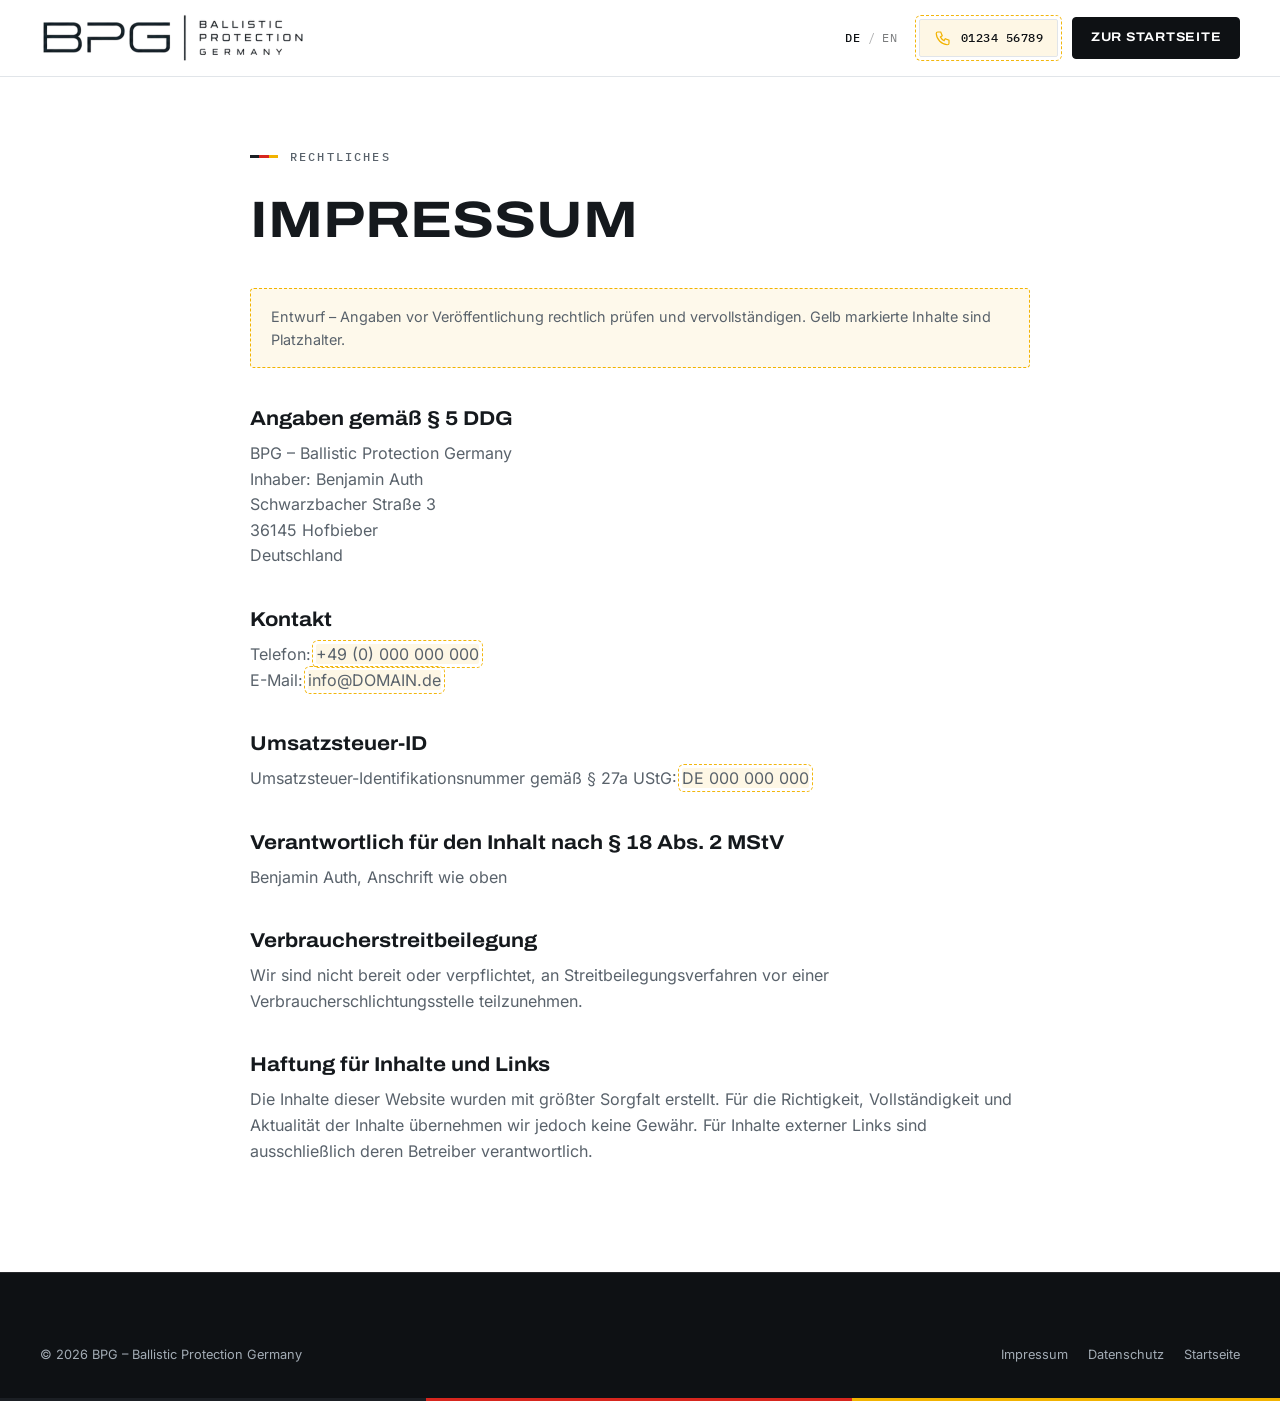
<file: impressum.html>
<!DOCTYPE html>
<html lang="de" class="no-js">
<head>
  <meta charset="utf-8">
  <meta name="viewport" content="width=device-width, initial-scale=1">
  <title>Impressum | Ballistic Protection Germany</title>
  <meta name="robots" content="noindex, follow">
  <link rel="icon" type="image/png" href="assets/img/favicon.png">
  <link rel="stylesheet" href="assets/css/style.css">
</head>
<body class="page-legal">
<header class="site-header is-solid">
  <div class="container">
    <a class="brand" href="./" aria-label="Zur Startseite">
      <img class="brand__logo" src="assets/img/BPG_Logo_sw.png" alt="BPG – Ballistic Protection Germany" width="522" height="96">
    </a>
    <div class="header-actions">
      <div class="lang-switch"><a href="#" aria-current="true">DE</a><span>/</span><a href="en/imprint.html" hreflang="en">EN</a></div>
      <a class="header-phone ph" href="tel:+491234567890" aria-label="Anrufen: 01234 56789"><svg aria-hidden="true" viewBox="0 0 24 24" fill="none" stroke="currentColor" stroke-width="1.6"><path d="M5 4h4l2 5-2.5 1.5a11 11 0 0 0 5 5L15 13l5 2v4a2 2 0 0 1-2 2A16 16 0 0 1 3 6a2 2 0 0 1 2-2z"/></svg><span class="header-phone__text">01234 56789</span></a>
      <a class="btn btn--sm" href="./">Zur Startseite</a>
    </div>
  </div>
</header>
<main class="legal">
  <div class="container">
    <p class="eyebrow">Rechtliches</p>
    <h1>Impressum</h1>
    <p class="notice">Entwurf – Angaben vor Veröffentlichung rechtlich prüfen und vervollständigen. Gelb markierte Inhalte sind Platzhalter.</p>
    <h2>Angaben gemäß § 5 DDG</h2>
    <p>BPG – Ballistic Protection Germany<br>Inhaber: Benjamin Auth<br>Schwarzbacher Straße 3<br>36145 Hofbieber<br>Deutschland</p>
    <h2>Kontakt</h2>
    <p>Telefon: <span class="ph">+49 (0) 000 000 000</span><br>E-Mail: <span class="ph">info@DOMAIN.de</span></p>
    <h2>Umsatzsteuer-ID</h2>
    <p>Umsatzsteuer-Identifikationsnummer gemäß § 27a UStG: <span class="ph">DE 000 000 000</span></p>
    <h2>Verantwortlich für den Inhalt nach § 18 Abs. 2 MStV</h2>
    <p>Benjamin Auth, Anschrift wie oben</p>
    <h2>Verbraucherstreitbeilegung</h2>
    <p>Wir sind nicht bereit oder verpflichtet, an Streitbeilegungsverfahren vor einer Verbraucherschlichtungsstelle teilzunehmen.</p>
    <h2>Haftung für Inhalte und Links</h2>
    <p>Die Inhalte dieser Website wurden mit größter Sorgfalt erstellt. Für die Richtigkeit, Vollständigkeit und Aktualität der Inhalte übernehmen wir jedoch keine Gewähr. Für Inhalte externer Links sind ausschließlich deren Betreiber verantwortlich.</p>
  </div>
</main>
<footer class="site-footer">
  <div class="container">
    <div class="footer-bottom" style="margin-top:0;border-top:0;padding-top:0">
      <span>© <span data-year>2026</span> BPG – Ballistic Protection Germany</span>
      <nav><a href="impressum.html">Impressum</a><a href="datenschutz.html">Datenschutz</a><a href="./">Startseite</a></nav>
    </div>
  </div>
</footer>
<div class="tricolor" aria-hidden="true"></div>
<script src="assets/js/main.js" defer></script>
</body>
</html>
</file>
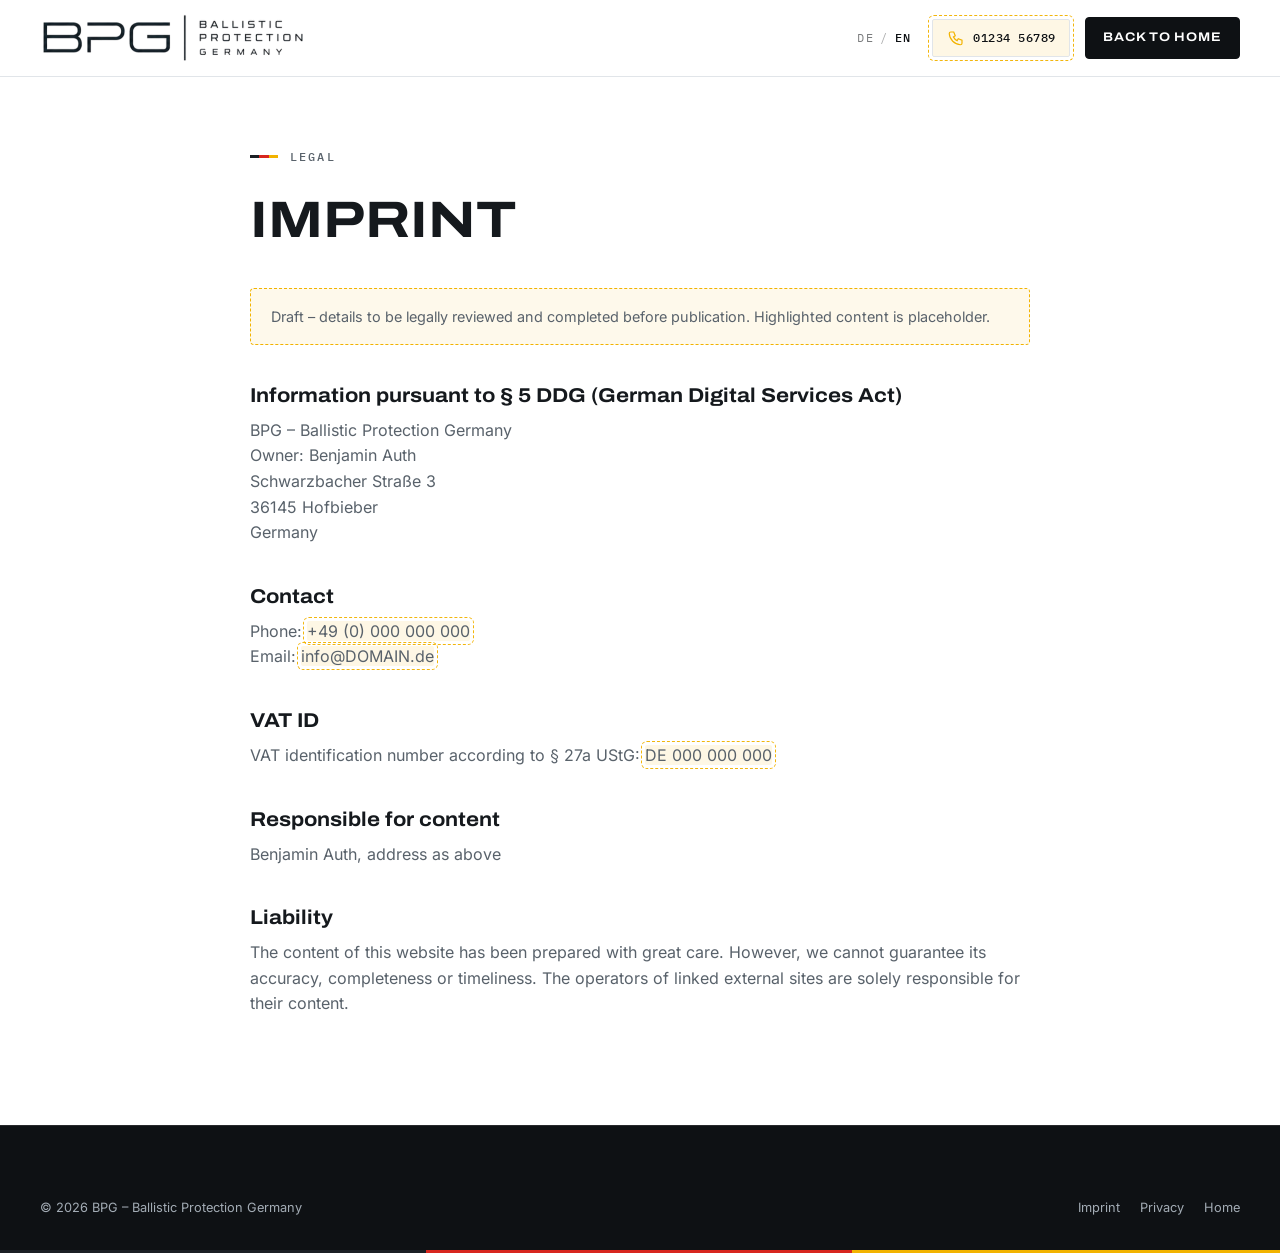
<file: en/imprint.html>
<!DOCTYPE html>
<html lang="en" class="no-js">
<head>
  <meta charset="utf-8">
  <meta name="viewport" content="width=device-width, initial-scale=1">
  <title>Imprint | Ballistic Protection Germany</title>
  <meta name="robots" content="noindex, follow">
  <link rel="icon" type="image/png" href="../assets/img/favicon.png">
  <link rel="stylesheet" href="../assets/css/style.css">
</head>
<body class="page-legal">
<header class="site-header is-solid">
  <div class="container">
    <a class="brand" href="./" aria-label="Back to home">
      <img class="brand__logo" src="../assets/img/BPG_Logo_sw.png" alt="BPG – Ballistic Protection Germany" width="522" height="96">
    </a>
    <div class="header-actions">
      <div class="lang-switch"><a href="../impressum.html" hreflang="de">DE</a><span>/</span><a href="#" aria-current="true">EN</a></div>
      <a class="header-phone ph" href="tel:+491234567890" aria-label="Call 01234 56789"><svg aria-hidden="true" viewBox="0 0 24 24" fill="none" stroke="currentColor" stroke-width="1.6"><path d="M5 4h4l2 5-2.5 1.5a11 11 0 0 0 5 5L15 13l5 2v4a2 2 0 0 1-2 2A16 16 0 0 1 3 6a2 2 0 0 1 2-2z"/></svg><span class="header-phone__text">01234 56789</span></a>
      <a class="btn btn--sm" href="./">Back to home</a>
    </div>
  </div>
</header>
<main class="legal">
  <div class="container">
    <p class="eyebrow">Legal</p>
    <h1>Imprint</h1>
    <p class="notice">Draft – details to be legally reviewed and completed before publication. Highlighted content is placeholder.</p>
    <h2>Information pursuant to § 5 DDG (German Digital Services Act)</h2>
    <p>BPG – Ballistic Protection Germany<br>Owner: Benjamin Auth<br>Schwarzbacher Straße 3<br>36145 Hofbieber<br>Germany</p>
    <h2>Contact</h2>
    <p>Phone: <span class="ph">+49 (0) 000 000 000</span><br>Email: <span class="ph">info@DOMAIN.de</span></p>
    <h2>VAT ID</h2>
    <p>VAT identification number according to § 27a UStG: <span class="ph">DE 000 000 000</span></p>
    <h2>Responsible for content</h2>
    <p>Benjamin Auth, address as above</p>
    <h2>Liability</h2>
    <p>The content of this website has been prepared with great care. However, we cannot guarantee its accuracy, completeness or timeliness. The operators of linked external sites are solely responsible for their content.</p>
  </div>
</main>
<footer class="site-footer">
  <div class="container">
    <div class="footer-bottom" style="margin-top:0;border-top:0;padding-top:0">
      <span>© <span data-year>2026</span> BPG – Ballistic Protection Germany</span>
      <nav><a href="imprint.html">Imprint</a><a href="privacy.html">Privacy</a><a href="./">Home</a></nav>
    </div>
  </div>
</footer>
<div class="tricolor" aria-hidden="true"></div>
<script src="../assets/js/main.js" defer></script>
</body>
</html>
</file>
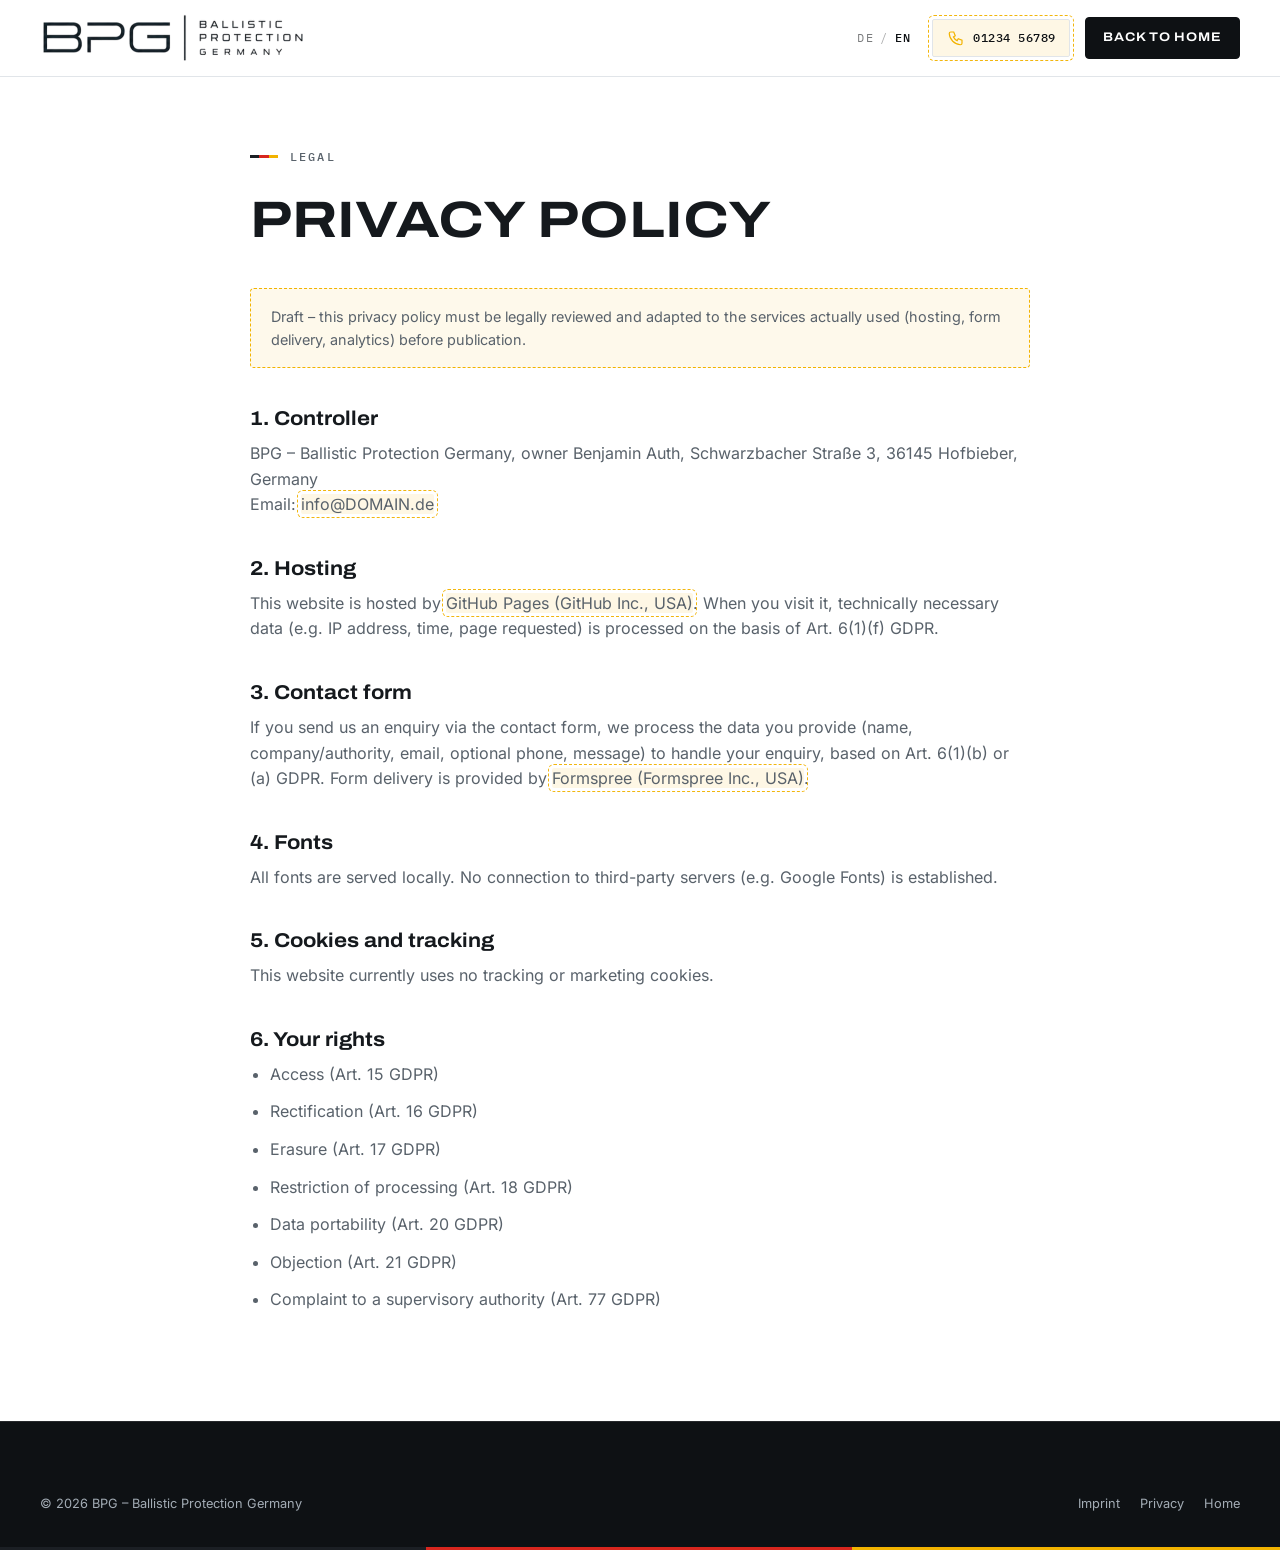
<file: en/privacy.html>
<!DOCTYPE html>
<html lang="en" class="no-js">
<head>
  <meta charset="utf-8">
  <meta name="viewport" content="width=device-width, initial-scale=1">
  <title>Privacy Policy | Ballistic Protection Germany</title>
  <meta name="robots" content="noindex, follow">
  <link rel="icon" type="image/png" href="../assets/img/favicon.png">
  <link rel="stylesheet" href="../assets/css/style.css">
</head>
<body class="page-legal">
<header class="site-header is-solid">
  <div class="container">
    <a class="brand" href="./" aria-label="Back to home">
      <img class="brand__logo" src="../assets/img/BPG_Logo_sw.png" alt="BPG – Ballistic Protection Germany" width="522" height="96">
    </a>
    <div class="header-actions">
      <div class="lang-switch"><a href="../datenschutz.html" hreflang="de">DE</a><span>/</span><a href="#" aria-current="true">EN</a></div>
      <a class="header-phone ph" href="tel:+491234567890" aria-label="Call 01234 56789"><svg aria-hidden="true" viewBox="0 0 24 24" fill="none" stroke="currentColor" stroke-width="1.6"><path d="M5 4h4l2 5-2.5 1.5a11 11 0 0 0 5 5L15 13l5 2v4a2 2 0 0 1-2 2A16 16 0 0 1 3 6a2 2 0 0 1 2-2z"/></svg><span class="header-phone__text">01234 56789</span></a>
      <a class="btn btn--sm" href="./">Back to home</a>
    </div>
  </div>
</header>
<main class="legal">
  <div class="container">
    <p class="eyebrow">Legal</p>
    <h1>Privacy Policy</h1>
    <p class="notice">Draft – this privacy policy must be legally reviewed and adapted to the services actually used (hosting, form delivery, analytics) before publication.</p>
    <h2>1. Controller</h2>
    <p>BPG – Ballistic Protection Germany, owner Benjamin Auth, Schwarzbacher Straße 3, 36145 Hofbieber, Germany<br>Email: <span class="ph">info@DOMAIN.de</span></p>
    <h2>2. Hosting</h2>
    <p>This website is hosted by <span class="ph">GitHub Pages (GitHub Inc., USA)</span>. When you visit it, technically necessary data (e.g. IP address, time, page requested) is processed on the basis of Art. 6(1)(f) GDPR.</p>
    <h2>3. Contact form</h2>
    <p>If you send us an enquiry via the contact form, we process the data you provide (name, company/authority, email, optional phone, message) to handle your enquiry, based on Art. 6(1)(b) or (a) GDPR. Form delivery is provided by <span class="ph">Formspree (Formspree Inc., USA)</span>.</p>
    <h2>4. Fonts</h2>
    <p>All fonts are served locally. No connection to third-party servers (e.g. Google Fonts) is established.</p>
    <h2>5. Cookies and tracking</h2>
    <p>This website currently uses no tracking or marketing cookies.</p>
    <h2>6. Your rights</h2>
    <ul><li>Access (Art. 15 GDPR)</li><li>Rectification (Art. 16 GDPR)</li><li>Erasure (Art. 17 GDPR)</li><li>Restriction of processing (Art. 18 GDPR)</li><li>Data portability (Art. 20 GDPR)</li><li>Objection (Art. 21 GDPR)</li><li>Complaint to a supervisory authority (Art. 77 GDPR)</li></ul>
  </div>
</main>
<footer class="site-footer">
  <div class="container">
    <div class="footer-bottom" style="margin-top:0;border-top:0;padding-top:0">
      <span>© <span data-year>2026</span> BPG – Ballistic Protection Germany</span>
      <nav><a href="imprint.html">Imprint</a><a href="privacy.html">Privacy</a><a href="./">Home</a></nav>
    </div>
  </div>
</footer>
<div class="tricolor" aria-hidden="true"></div>
<script src="../assets/js/main.js" defer></script>
</body>
</html>
</file>
<file: assets/css/style.css>
/* =========================================================
   BPG – Ballistic Protection Germany
   Design-System & Styles (Entwurf v0.1)
   ========================================================= */

/* ---------- Fonts (lokal gehostet, DSGVO-freundlich) ---------- */
@font-face {
  font-family: "Archivo";
  src: url("../fonts/archivo-var.woff2") format("woff2");
  font-weight: 100 900;
  font-stretch: 62% 125%;
  font-display: swap;
}
@font-face {
  font-family: "Inter";
  src: url("../fonts/inter-var.woff2") format("woff2");
  font-weight: 100 900;
  font-display: swap;
}
@font-face {
  font-family: "IBM Plex Mono";
  src: url("../fonts/plex-mono-400.woff2") format("woff2");
  font-weight: 400;
  font-display: swap;
}
@font-face {
  font-family: "IBM Plex Mono";
  src: url("../fonts/plex-mono-500.woff2") format("woff2");
  font-weight: 500;
  font-display: swap;
}

/* ---------- Design Tokens ---------- */
:root {
  /* Farben – abgeleitet aus dem Logo */
  --ink: #0e1114;
  --graphite: #171b20;
  --steel-900: #20252b;
  --steel-800: #2a3037;
  --steel-600: #4a525b;
  --steel-500: #6b747d;
  --steel-400: #8d97a1;
  --steel-300: #b3bbc3;
  --line: #e1e5e9;
  --line-dark: rgba(255, 255, 255, 0.1);
  --paper: #f3f4f6;
  --white: #ffffff;

  --brand-black: #1b1f24;
  --brand-red: #d7261e;
  --brand-gold: #f2b300;

  --text: #15191d;
  --text-muted: #59626b;
  --text-inv: #f4f6f8;
  --text-inv-muted: #a3acb5;

  /* Typografie */
  --font-display: "Archivo", "Helvetica Neue", Arial, sans-serif;
  --font-body: "Inter", "Helvetica Neue", Arial, sans-serif;
  --font-mono: "IBM Plex Mono", ui-monospace, Menlo, monospace;

  --fs-hero: clamp(2.2rem, 1.1rem + 4.3vw, 5rem);
  --fs-h2: clamp(1.85rem, 1.2rem + 2.4vw, 3.4rem);
  --fs-h3: clamp(1.15rem, 1rem + 0.5vw, 1.4rem);
  --fs-lead: clamp(1.08rem, 1rem + 0.4vw, 1.3rem);
  --fs-body: 1rem;
  --fs-small: 0.875rem;
  --fs-mono: 0.75rem;

  /* Layout */
  --container: 1280px;
  --gutter: clamp(1rem, 0.5rem + 2.5vw, 2.5rem);
  --section-y: clamp(4.5rem, 3rem + 6vw, 9rem);
  --radius: 4px;
  --header-h: 76px;

  --ease: cubic-bezier(0.22, 1, 0.36, 1);
}

/* ---------- Reset / Basis ---------- */
*, *::before, *::after { box-sizing: border-box; }
html { scroll-behavior: smooth; scroll-padding-top: calc(var(--header-h) + 8px); -webkit-text-size-adjust: 100%; }
body {
  margin: 0;
  font-family: var(--font-body);
  font-size: var(--fs-body);
  line-height: 1.6;
  color: var(--text);
  background: var(--white);
  -webkit-font-smoothing: antialiased;
  text-rendering: optimizeLegibility;
  overflow-x: hidden;
}
img, svg, video { display: block; max-width: 100%; height: auto; }
a { color: inherit; text-decoration: none; }
button, input, select, textarea { font: inherit; color: inherit; }
h1, h2, h3, h4 { margin: 0; font-weight: 700; line-height: 1.05; }
p { margin: 0; }
ul, ol { margin: 0; padding: 0; list-style: none; }
:focus-visible { outline: 2px solid var(--brand-gold); outline-offset: 3px; }
.sr-only { position: absolute !important; width: 1px; height: 1px; overflow: hidden; clip: rect(0 0 0 0); white-space: nowrap; }

.skip-link {
  position: absolute; left: 1rem; top: -100px; z-index: 200;
  background: var(--brand-gold); color: var(--ink); padding: .6rem 1rem; font-weight: 600;
}
.skip-link:focus { top: 1rem; }

.container { width: 100%; max-width: var(--container); margin-inline: auto; padding-inline: var(--gutter); }

/* ---------- Typo-Bausteine ---------- */
.display {
  font-family: var(--font-display);
  font-stretch: 125%;
  font-weight: 700;
  text-transform: uppercase;
  letter-spacing: -0.01em;
}
.h2 { font-family: var(--font-display); font-stretch: 118%; font-weight: 700; font-size: var(--fs-h2); text-transform: uppercase; letter-spacing: -0.01em; line-height: 1.02; }
.h3 { font-family: var(--font-display); font-stretch: 108%; font-weight: 650; font-size: var(--fs-h3); line-height: 1.2; }
.lead { font-size: var(--fs-lead); line-height: 1.55; color: var(--text-muted); max-width: 62ch; }
.muted { color: var(--text-muted); }

.eyebrow {
  display: inline-flex; align-items: center; gap: .75rem;
  font-family: var(--font-mono); font-size: var(--fs-mono); font-weight: 500;
  letter-spacing: .18em; text-transform: uppercase; color: var(--steel-500);
}
.eyebrow::before {
  content: ""; width: 28px; height: 3px; flex: none;
  background: linear-gradient(90deg, var(--brand-black) 0 33.3%, var(--brand-red) 33.3% 66.6%, var(--brand-gold) 66.6%);
}
.on-dark .eyebrow { color: var(--text-inv-muted); }
.on-dark .eyebrow::before { background: linear-gradient(90deg, #fff 0 33.3%, var(--brand-red) 33.3% 66.6%, var(--brand-gold) 66.6%); }

.mono { font-family: var(--font-mono); font-size: var(--fs-mono); letter-spacing: .14em; text-transform: uppercase; }

/* ---------- Sections ---------- */
.section { padding-block: var(--section-y); position: relative; }
.section--paper { background: var(--paper); }
.section--dark { background: var(--graphite); color: var(--text-inv); }
.section--ink { background: var(--ink); color: var(--text-inv); }
.on-dark .lead, .on-dark .muted { color: var(--text-inv-muted); }

.section-head { display: grid; gap: 1.25rem; margin-bottom: clamp(2.5rem, 2rem + 3vw, 4.5rem); max-width: 860px; }
.section-head--split { max-width: none; grid-template-columns: 1fr; align-items: end; }
@media (min-width: 960px) {
  .section-head--split { grid-template-columns: 1.1fr 1fr; gap: 4rem; }
}
.section-index { font-family: var(--font-mono); font-size: var(--fs-mono); color: var(--steel-400); letter-spacing: .14em; }

/* Technisches Raster als Hintergrund */
.grid-bg {
  background-image:
    linear-gradient(var(--line-dark) 1px, transparent 1px),
    linear-gradient(90deg, var(--line-dark) 1px, transparent 1px);
  background-size: 64px 64px;
}

/* ---------- Buttons ---------- */
.btn {
  --btn-bg: var(--ink); --btn-fg: #fff; --btn-bd: var(--ink);
  display: inline-flex; align-items: center; justify-content: center; gap: .7rem;
  min-height: 52px; padding: .85rem 1.5rem;
  background: var(--btn-bg); color: var(--btn-fg); border: 1px solid var(--btn-bd);
  border-radius: var(--radius);
  font-family: var(--font-display); font-stretch: 112%; font-weight: 650; font-size: .9rem;
  letter-spacing: .06em; text-transform: uppercase;
  cursor: pointer; transition: background .3s var(--ease), color .3s var(--ease), border-color .3s var(--ease), transform .3s var(--ease);
  white-space: nowrap;
}
.btn svg { width: 18px; height: 18px; transition: transform .35s var(--ease); }
.btn:hover svg { transform: translateX(4px); }
.btn:hover { --btn-bg: var(--steel-800); --btn-bd: var(--steel-800); }
.btn--light { --btn-bg: #fff; --btn-fg: var(--ink); --btn-bd: #fff; }
.btn--light:hover { --btn-bg: var(--brand-gold); --btn-bd: var(--brand-gold); --btn-fg: var(--ink); }
.btn--ghost { --btn-bg: transparent; --btn-fg: var(--ink); --btn-bd: rgba(14,17,20,.25); }
.btn--ghost:hover { --btn-bg: var(--ink); --btn-fg: #fff; --btn-bd: var(--ink); }
.on-dark .btn--ghost, .btn--ghost-light { --btn-bg: transparent; --btn-fg: #fff; --btn-bd: rgba(255,255,255,.35); }
.on-dark .btn--ghost:hover, .btn--ghost-light:hover { --btn-bg: #fff; --btn-fg: var(--ink); --btn-bd: #fff; }
.btn--sm { min-height: 42px; padding: .55rem 1.1rem; font-size: .78rem; }
.btn-row { display: flex; flex-wrap: wrap; gap: .85rem; }

.link-arrow {
  display: inline-flex; align-items: center; gap: .5rem;
  font-family: var(--font-display); font-stretch: 112%; font-weight: 650; font-size: .82rem;
  letter-spacing: .08em; text-transform: uppercase;
  border-bottom: 1px solid currentColor; padding-bottom: 2px;
}
.link-arrow svg { width: 16px; height: 16px; transition: transform .3s var(--ease); }
.link-arrow:hover svg { transform: translateX(4px); }

/* ---------- Header ---------- */
.site-header {
  position: fixed; inset: 0 0 auto 0; z-index: 100; height: var(--header-h);
  color: #fff;
  transition: background .4s var(--ease), color .4s var(--ease), box-shadow .4s var(--ease), transform .4s var(--ease);
}
.site-header .container { height: 100%; display: flex; align-items: center; justify-content: space-between; gap: 1.5rem; }
.brand { display: flex; align-items: center; flex: none; }
.brand__logo { display: block; height: 44px; width: auto; }
@media (min-width: 1100px) { .brand__logo { height: 50px; } }
/* Logo-Datei ist dunkel – auf hellem Header/Seiten ungefiltert, auf dunklem Hintergrund invertiert */
.site-header:not(.is-solid) .brand__logo,
.menu-open .site-header .brand__logo { filter: brightness(0) invert(1); }
.site-header.is-solid {
  background: rgba(255,255,255,.97); color: var(--ink);
  -webkit-backdrop-filter: saturate(1.4) blur(14px); backdrop-filter: saturate(1.4) blur(14px);
  box-shadow: 0 1px 0 var(--line);
}
.site-header.is-solid .brand__logo { filter: none; }

.nav { display: none; }
.nav ul { display: flex; gap: clamp(1rem, .4rem + 1.2vw, 2rem); }
.nav a {
  position: relative; font-size: .88rem; font-weight: 500; letter-spacing: .01em; opacity: .88; padding-block: .4rem;
}
.nav a::after {
  content: ""; position: absolute; left: 0; right: 100%; bottom: 0; height: 2px; background: var(--brand-gold);
  transition: right .35s var(--ease);
}
.nav a:hover, .nav a.is-active { opacity: 1; }
.nav a:hover::after, .nav a.is-active::after { right: 0; }

.header-actions { display: flex; align-items: center; gap: .9rem; }
.lang-switch { display: flex; align-items: center; font-family: var(--font-mono); font-size: .75rem; letter-spacing: .1em; }
.lang-switch a { padding: .35rem .4rem; opacity: .55; }
.lang-switch a[aria-current="true"] { opacity: 1; font-weight: 500; }
.lang-switch span { opacity: .35; }
.header-phone {
  display: inline-flex; align-items: center; gap: .55rem;
  font-family: var(--font-mono); font-size: .78rem; font-weight: 500; letter-spacing: .04em;
  padding: .5rem .85rem; border: 1px solid var(--line); border-radius: 100px;
  white-space: nowrap; transition: border-color .3s var(--ease), background .3s var(--ease), color .3s var(--ease);
}
.header-phone svg { width: 18px; height: 18px; flex: none; color: var(--brand-gold); transition: transform .35s var(--ease); }
.header-phone:hover { border-color: var(--ink); background: var(--paper); }
.header-phone:hover svg { transform: scale(1.06); }
.header-phone:focus-visible { outline: 2px solid var(--brand-gold); outline-offset: 3px; }
@media (max-width: 899px) {
  .header-phone { padding: .55rem; border-radius: 50%; }
  .header-phone__text { position: absolute; width: 1px; height: 1px; overflow: hidden; clip: rect(0 0 0 0); white-space: nowrap; }
}
.header-cta { display: none; }
.site-header:not(.is-solid) .header-cta { --btn-bg: #fff; --btn-fg: var(--ink); --btn-bd: #fff; }

.menu-toggle {
  width: 44px; height: 44px; display: inline-grid; place-items: center; background: none; border: 0; cursor: pointer; padding: 0;
}
.menu-toggle span { display: block; width: 24px; height: 2px; background: currentColor; position: relative; transition: background .2s; }
.menu-toggle span::before, .menu-toggle span::after {
  content: ""; position: absolute; left: 0; width: 24px; height: 2px; background: currentColor; transition: transform .3s var(--ease), top .3s var(--ease);
}
.menu-toggle span::before { top: -7px; }
.menu-toggle span::after { top: 7px; }
.menu-open .menu-toggle span { background: transparent; }
.menu-open .menu-toggle span::before { top: 0; transform: rotate(45deg); }
.menu-open .menu-toggle span::after { top: 0; transform: rotate(-45deg); }

@media (min-width: 1100px) {
  .nav { display: block; }
  .header-cta { display: inline-flex; }
  .menu-toggle { display: none; }
}

/* Mobile-Menü */
.mobile-menu {
  position: fixed; inset: 0; z-index: 90; background: var(--ink); color: #fff;
  padding: calc(var(--header-h) + 2rem) var(--gutter) 2rem;
  display: flex; flex-direction: column; justify-content: space-between;
  opacity: 0; visibility: hidden; transform: translateY(-12px);
  transition: opacity .35s var(--ease), transform .35s var(--ease), visibility .35s;
}
.menu-open .mobile-menu { opacity: 1; visibility: visible; transform: none; }
.menu-open .site-header { background: var(--ink); color: #fff; box-shadow: none; }
.mobile-menu ul { display: grid; gap: .25rem; }
.mobile-menu a.mm-link {
  display: flex; justify-content: space-between; align-items: baseline;
  font-family: var(--font-display); font-stretch: 118%; font-weight: 700; text-transform: uppercase;
  font-size: clamp(1.5rem, 1rem + 3vw, 2.2rem); padding: .55rem 0; border-bottom: 1px solid var(--line-dark);
}
.mobile-menu a.mm-link small { font-family: var(--font-mono); font-size: .7rem; color: var(--steel-400); font-weight: 400; }
body.menu-open { overflow: hidden; }

/* ---------- Hero ---------- */
.hero {
  position: relative; min-height: min(88svh, 920px); display: flex; flex-direction: column; justify-content: flex-end;
  color: var(--ink); background: var(--paper); overflow: hidden; isolation: isolate;
}
.hero__media { position: absolute; inset: 0; z-index: -2; }
.hero__media img {
  width: 100%; height: 100%; object-fit: cover; object-position: 50% 38%;
  filter: grayscale(0) contrast(1.02) brightness(1.08);
  transform: scale(1.02); animation: heroZoom 22s var(--ease) forwards;
}
@keyframes heroZoom { to { transform: scale(1); } }
.hero::before {
  content: ""; position: absolute; inset: 0; z-index: -1;
  background:
    linear-gradient(180deg, rgba(255,255,255,.42) 0%, rgba(255,255,255,.15) 30%, rgba(255,255,255,.55) 70%, rgba(255,255,255,.72) 100%),
    linear-gradient(90deg, rgba(255,255,255,.25) 0%, rgba(255,255,255,0) 50%, rgba(255,255,255,.12) 100%);
}
.hero__content {
  padding-top: calc(var(--header-h) + 3rem); padding-bottom: clamp(2.5rem, 1.5rem + 4vw, 4.5rem);
  color: var(--ink);
}
.hero h1 { font-size: var(--fs-hero); line-height: .98; max-width: 14ch; color: var(--ink); }
.hero h1 .line { display: block; overflow: hidden; }
.hero h1 .line > span { display: inline-block; transform: translateY(105%); animation: lineUp 1.1s var(--ease) forwards; color: var(--ink); -webkit-text-fill-color: var(--ink); }
.hero h1 .line:nth-child(2) > span { animation-delay: .12s; }
.hero h1 .line:nth-child(3) > span { animation-delay: .24s; }
.hero h1 .accent {
  color: var(--ink); -webkit-text-fill-color: transparent;
  -webkit-text-stroke: 1.75px var(--ink); paint-order: stroke fill;
}
@keyframes lineUp { to { transform: none; } }
.hero__sub { margin-top: 1.75rem; max-width: 56ch; font-size: var(--fs-lead); color: var(--text-muted); opacity: 0; animation: fadeUp 1s .5s var(--ease) forwards; }
@keyframes fadeUp { from { opacity: 0; transform: translateY(16px); } to { opacity: 1; transform: none; } }

.scroll-cue {
  position: absolute; right: var(--gutter); bottom: 2.5rem; display: none; align-items: center; gap: .75rem;
  writing-mode: vertical-rl; font-family: var(--font-mono); font-size: .68rem; letter-spacing: .2em; text-transform: uppercase; color: rgba(255,255,255,.6);
}
.scroll-cue::after { content: ""; width: 1px; height: 64px; background: linear-gradient(rgba(255,255,255,.7), transparent); animation: cue 2.2s ease-in-out infinite; transform-origin: top; }
@keyframes cue { 0% { transform: scaleY(0); } 50% { transform: scaleY(1); } 100% { transform: scaleY(1); opacity: 0; } }
@media (min-width: 900px) { .scroll-cue { display: flex; } }

/* ---------- Intro + Säulen ---------- */
.intro-grid { display: grid; gap: 3rem; }
.intro-statement {
  font-family: var(--font-display); font-stretch: 105%; font-weight: 500;
  font-size: clamp(1.4rem, 1rem + 1.6vw, 2.35rem); line-height: 1.25; letter-spacing: -0.01em;
}
.intro-statement strong { font-weight: 700; }
.pillars { display: grid; gap: 1px; background: var(--line); border: 1px solid var(--line); }
.pillar { background: #fff; padding: clamp(1.75rem, 1.2rem + 2vw, 2.75rem); display: flex; flex-direction: column; gap: 1rem; transition: background .35s var(--ease); }
.pillar:hover { background: var(--paper); }
.pillar__top { display: flex; justify-content: space-between; align-items: center; }
.pillar ul { display: grid; gap: .45rem; margin-top: .25rem; }
.pillar li { display: flex; gap: .65rem; font-size: .95rem; color: var(--text-muted); }
.pillar li::before { content: ""; width: 6px; height: 6px; margin-top: .55em; background: var(--brand-gold); flex: none; }
.pillar .link-arrow { margin-top: auto; align-self: flex-start; }
@media (min-width: 900px) {
  .intro-grid { grid-template-columns: 1fr 1fr; gap: 5rem; align-items: start; }
  .pillars { grid-template-columns: 1fr 1fr; grid-column: 1 / -1; }
}

/* ---------- USP Grid ---------- */
.usp-grid { display: grid; gap: 1px; background: var(--line); border: 1px solid var(--line); }
.usp {
  background: var(--paper); padding: clamp(1.75rem, 1.2rem + 1.5vw, 2.5rem); display: grid; gap: 1rem; align-content: start;
  position: relative; overflow: hidden; transition: background .4s var(--ease), color .4s var(--ease);
}
.usp::after { content: ""; position: absolute; left: 0; bottom: 0; height: 3px; width: 0; background: var(--brand-gold); transition: width .5s var(--ease); }
.usp:hover { background: #fff; }
.usp:hover::after { width: 100%; }
.usp__head { display: flex; justify-content: space-between; align-items: flex-start; }
.usp__icon { width: 44px; height: 44px; color: var(--ink); }
.usp p { color: var(--text-muted); font-size: .97rem; }
@media (min-width: 700px) { .usp-grid { grid-template-columns: repeat(2, 1fr); } }
@media (min-width: 1050px) { .usp-grid { grid-template-columns: repeat(3, 1fr); } }

/* ---------- Kennzahlen ---------- */
.stats { display: grid; grid-template-columns: 1fr; border-top: 1px solid var(--line); }
.stat { padding: 2rem 0; border-bottom: 1px solid var(--line); display: grid; gap: .75rem; }
.stat__num {
  font-family: var(--font-display); font-stretch: 125%; font-weight: 800;
  font-size: clamp(3.2rem, 2rem + 5vw, 5.5rem); line-height: .9; letter-spacing: -0.02em;
  display: flex; flex-wrap: wrap; align-items: baseline; column-gap: .5rem; row-gap: .6rem;
}
.stat__num > span { white-space: nowrap; }
.stat__num small { font-size: max(.9rem, .26em); font-weight: 600; font-stretch: 110%; letter-spacing: .02em; color: var(--steel-300); text-transform: uppercase; }
.stat__label { color: var(--text-muted); max-width: 30ch; font-size: .95rem; }
.stat__bar { height: 2px; background: var(--line); position: relative; overflow: hidden; }
.stat__bar::after { content: ""; position: absolute; inset: 0; background: linear-gradient(90deg, var(--ink), var(--brand-red), var(--brand-gold)); transform: scaleX(0); transform-origin: left; transition: transform 1.6s var(--ease); }
.stat.is-visible .stat__bar::after { transform: scaleX(1); }
@media (min-width: 700px) {
  .stats { grid-template-columns: repeat(2, 1fr); column-gap: 3rem; }
}
@media (min-width: 1100px) {
  .stats { grid-template-columns: repeat(4, 1fr); column-gap: 2.5rem; border-top: 0; }
  .stat { border-bottom: 0; border-top: 1px solid var(--line); padding-top: 2.5rem; }
  .stat__num { font-size: clamp(2.8rem, .6rem + 3.6vw, 4.4rem); flex-direction: column; align-items: flex-start; }
}
.stats-note { margin-top: 2rem; font-size: .8rem; color: var(--steel-400); }

/* ---------- Produktwelten ---------- */
.products { display: grid; gap: 2.5rem; }
.product-list { border-top: 1px solid var(--line); }
.product { border-bottom: 1px solid var(--line); }
.product__trigger {
  width: 100%; display: grid; grid-template-columns: 3.2rem 1fr auto; align-items: center; gap: 1rem;
  padding: 1.4rem 0; background: none; border: 0; text-align: left; cursor: pointer;
}
.product__no { font-family: var(--font-mono); font-size: .78rem; color: var(--steel-400); letter-spacing: .1em; }
.product__title {
  font-family: var(--font-display); font-stretch: 115%; font-weight: 700; text-transform: uppercase;
  font-size: clamp(1.1rem, .9rem + .9vw, 1.6rem); line-height: 1.15; transition: color .3s;
}
.product__icon { width: 36px; height: 36px; border: 1px solid var(--line); border-radius: 50%; position: relative; flex: none; transition: background .3s, border-color .3s; }
.product__icon::before, .product__icon::after { content: ""; position: absolute; left: 50%; top: 50%; width: 12px; height: 1.5px; background: currentColor; transform: translate(-50%, -50%); transition: transform .35s var(--ease); }
.product__icon::after { transform: translate(-50%, -50%) rotate(90deg); }
.product.is-open .product__icon { background: var(--ink); border-color: var(--ink); color: #fff; }
.product.is-open .product__icon::after { transform: translate(-50%, -50%) rotate(0); }
.product__trigger:hover .product__title { color: var(--steel-600); }
.product__panel { display: grid; grid-template-rows: 0fr; transition: grid-template-rows .5s var(--ease); }
.product.is-open .product__panel { grid-template-rows: 1fr; }
.product__inner { overflow: hidden; }
.product__body { padding: 0 0 1.75rem 4.2rem; display: grid; gap: 1rem; }
.product__body p { color: var(--text-muted); max-width: 52ch; }
.tags { display: flex; flex-wrap: wrap; gap: .4rem; }
.tag { font-family: var(--font-mono); font-size: .68rem; letter-spacing: .1em; text-transform: uppercase; padding: .3rem .6rem; border: 1px solid var(--line); border-radius: 2px; color: var(--steel-600); }
.tag--gold { border-color: rgba(242,179,0,.6); color: #8a6600; background: rgba(242,179,0,.08); }
.product__mobile-visual { background: var(--graphite); border-radius: var(--radius); padding: 1rem; max-width: 280px; }

.product-stage {
  display: none; position: sticky; top: calc(var(--header-h) + 2rem);
  background: var(--graphite); border-radius: var(--radius); aspect-ratio: 4 / 5; overflow: hidden;
}
.product-stage::before { content: ""; position: absolute; inset: 0; background-image: linear-gradient(rgba(255,255,255,.05) 1px, transparent 1px), linear-gradient(90deg, rgba(255,255,255,.05) 1px, transparent 1px); background-size: 32px 32px; }
.product-stage img { position: absolute; inset: 6% 8%; width: 84%; height: 88%; object-fit: contain; opacity: 0; transform: scale(.97); transition: opacity .6s var(--ease), transform .8s var(--ease); }
.product-stage img.is-active { opacity: 1; transform: none; }
.product-stage__label { position: absolute; left: 1.25rem; bottom: 1.1rem; color: var(--steel-400); }
.product-stage__corner { position: absolute; width: 18px; height: 18px; border-color: var(--brand-gold); border-style: solid; border-width: 0; }
.product-stage__corner.tl { top: 14px; left: 14px; border-top-width: 2px; border-left-width: 2px; }
.product-stage__corner.br { bottom: 14px; right: 14px; border-bottom-width: 2px; border-right-width: 2px; }
.fit-note { margin-top: 2rem; display: flex; gap: 1rem; align-items: flex-start; padding: 1.25rem 1.4rem; background: var(--paper); border-left: 3px solid var(--brand-gold); font-size: .95rem; }
@media (min-width: 1000px) {
  .products { grid-template-columns: 1.15fr .85fr; gap: 5rem; align-items: start; }
  .product-stage { display: block; }
  .product__mobile-visual { display: none; }
}

/* ---------- Testing / Qualität ---------- */
.testing-grid { display: grid; gap: 3rem; }
.mosaic { display: grid; grid-template-columns: 1fr 1fr; gap: .75rem; }
.mosaic figure { margin: 0; position: relative; overflow: hidden; border-radius: var(--radius); background: var(--steel-900); }
.mosaic img { width: 100%; height: 100%; object-fit: cover; filter: grayscale(.55) contrast(1.05); transition: transform 1.2s var(--ease), filter .6s var(--ease); }
.mosaic figure:hover img { transform: scale(1.04); filter: grayscale(0) contrast(1.05); }
.mosaic figcaption {
  position: absolute; left: 0; right: 0; bottom: 0; padding: 2.5rem .9rem .8rem;
  background: linear-gradient(transparent, rgba(14,17,20,.85));
  font-family: var(--font-mono); font-size: .66rem; letter-spacing: .12em; text-transform: uppercase; color: rgba(255,255,255,.85);
}
.mosaic .m-tall { grid-row: span 2; }
.mosaic .m-tall img { position: absolute; inset: 0; }
.mosaic .m-wide { aspect-ratio: 4 / 3; }
.cert-table { margin-top: 2.25rem; border-top: 1px solid var(--line-dark); }
.cert-row { display: grid; grid-template-columns: 1fr auto; align-items: center; gap: 1rem; padding: 1.05rem 0; border-bottom: 1px solid var(--line-dark); }
.cert-row strong { font-family: var(--font-display); font-stretch: 115%; font-weight: 700; font-size: 1.05rem; letter-spacing: .02em; }
.cert-row span.desc { display: block; font-size: .85rem; color: var(--text-inv-muted); }
.status { display: inline-flex; align-items: center; gap: .5rem; font-family: var(--font-mono); font-size: .68rem; letter-spacing: .12em; text-transform: uppercase; white-space: nowrap; }
.status::before { content: ""; width: 8px; height: 8px; border-radius: 50%; background: currentColor; }
.status--ok { color: #7fd29a; }
.status--dev { color: var(--brand-gold); }
.status--dev::before { animation: pulse 1.8s ease-in-out infinite; }
@keyframes pulse { 50% { opacity: .25; } }
.fineprint { margin-top: 1.25rem; font-size: .8rem; color: var(--steel-400); }
@media (min-width: 1000px) {
  .testing-grid { grid-template-columns: .95fr 1.05fr; gap: 5rem; align-items: center; }
}

/* ---------- Entwicklung / Timeline ---------- */
.timeline { position: relative; display: grid; gap: 0; counter-reset: step; }
.timeline__track { position: absolute; left: 19px; top: 0; bottom: 0; width: 2px; background: var(--line); }
.timeline__progress { position: absolute; inset: 0 0 auto 0; height: 0; background: linear-gradient(var(--brand-black), var(--brand-red), var(--brand-gold)); transition: height .2s linear; }
.step { position: relative; display: grid; grid-template-columns: 40px 1fr; gap: 1.25rem; padding-bottom: 2.25rem; align-content: start; align-items: start; }
.step:last-child { padding-bottom: 0; }
.step__dot {
  width: 40px; height: 40px; border-radius: 50%; display: grid; place-items: center; z-index: 1;
  background: #fff; border: 2px solid var(--line); font-family: var(--font-mono); font-size: .75rem; font-weight: 500; color: var(--steel-500);
  transition: background .4s var(--ease), border-color .4s var(--ease), color .4s var(--ease);
}
.step.is-active .step__dot { background: var(--ink); border-color: var(--ink); color: #fff; }
.step h3 { margin-top: .45rem; }
.step p { margin-top: .5rem; color: var(--text-muted); font-size: .95rem; max-width: 46ch; }
@media (min-width: 1000px) {
  .timeline { grid-template-columns: repeat(6, 1fr); gap: 1.5rem; }
  .timeline__track { left: 0; right: 0; top: 19px; bottom: auto; width: auto; height: 2px; }
  .timeline__progress { inset: 0 auto 0 0; height: 100% !important; width: var(--p, 0%); transition: width .2s linear; }
  .step { grid-template-columns: 1fr; gap: 1.1rem; padding: 0; }
  .step p { font-size: .9rem; }
}
.dev-grid { display: grid; gap: 3rem; margin-bottom: 4rem; }
@media (min-width: 1000px) { .dev-grid { grid-template-columns: 1.1fr 1fr; gap: 5rem; align-items: end; } }
.callout {
  margin-top: 4rem; display: grid; gap: 1.5rem; padding: clamp(1.75rem, 1.2rem + 2vw, 3rem);
  background: var(--ink); color: #fff; border-radius: var(--radius); position: relative; overflow: hidden;
}
.callout::after { content: ""; position: absolute; right: -60px; top: -60px; width: 240px; height: 240px; border: 1px solid rgba(255,255,255,.08); border-radius: 50%; box-shadow: 0 0 0 40px rgba(255,255,255,.02), 0 0 0 80px rgba(255,255,255,.015); }
@media (min-width: 900px) { .callout { grid-template-columns: 1fr auto; align-items: center; } }

/* ---------- Behörden ---------- */
.gov-grid { display: grid; gap: 3rem; }
.gov-list { display: grid; gap: 1px; background: var(--line); border: 1px solid var(--line); }
.gov-item { background: #fff; padding: 1.6rem 1.75rem; display: grid; grid-template-columns: auto 1fr; gap: 1.25rem; }
.gov-item .mono { color: var(--steel-400); padding-top: .2rem; }
.gov-item p { color: var(--text-muted); font-size: .95rem; margin-top: .35rem; }
.audience { margin-top: 4rem; }
.audience__chips { display: flex; flex-wrap: wrap; gap: .6rem; margin-top: 1.25rem; }
.chip { padding: .6rem 1rem; border: 1px solid var(--line); border-radius: 100px; font-size: .9rem; background: #fff; transition: border-color .3s, background .3s, color .3s; }
.chip:hover { border-color: var(--ink); background: var(--ink); color: #fff; }
@media (min-width: 1000px) { .gov-grid { grid-template-columns: .9fr 1.1fr; gap: 5rem; } .gov-sticky { position: sticky; top: calc(var(--header-h) + 2rem); align-self: start; } }

/* ---------- Consulting ---------- */
.consult-grid { display: grid; gap: 3rem; }
.consult-list { counter-reset: c; border-top: 1px solid var(--line); }
.consult-item {
  display: grid; grid-template-columns: 3rem 1fr; gap: 1rem; padding: 1.6rem 0; border-bottom: 1px solid var(--line);
  transition: padding .4s var(--ease);
}
.consult-item:hover { padding-left: .75rem; }
.consult-item .mono { color: var(--brand-gold); padding-top: .35rem; }
.consult-item p { color: var(--text-muted); font-size: .95rem; margin-top: .4rem; max-width: 56ch; }
.badge-box {
  margin-top: 2rem; display: flex; gap: 1rem; align-items: center; padding: 1.25rem 1.4rem; border: 1px solid var(--line); border-radius: var(--radius); background: #fff;
}
.badge-box svg { width: 40px; height: 40px; flex: none; color: var(--brand-gold); }
@media (min-width: 1000px) { .consult-grid { grid-template-columns: .9fr 1.1fr; gap: 5rem; } }

/* ---------- Team ---------- */
.team-grid { display: grid; gap: 2rem; }
.person { display: grid; gap: 1.5rem; }
.person__photo { position: relative; aspect-ratio: 5 / 6; border-radius: var(--radius); overflow: hidden; background: var(--graphite); }
.person__photo img { width: 100%; height: 100%; object-fit: cover; object-position: center top; }
@media (max-width: 799px) {
  .person__photo {
    width: min(100%, 17.5rem);
    max-width: 17.5rem;
    margin-inline: auto;
  }
}
.person__role { color: var(--steel-500); margin-top: .5rem; }
.person__facts { display: flex; gap: 2rem; padding: 1rem 0; border-block: 1px solid var(--line); }
.person__facts strong { display: block; font-family: var(--font-display); font-stretch: 120%; font-size: 1.9rem; font-weight: 800; line-height: 1; }
.person__facts span { font-size: .8rem; color: var(--text-muted); }
.person p { color: var(--text-muted); }
.person__social { margin-top: 1.25rem; }
.track-record { margin-top: 3.5rem; padding: 2rem; background: var(--paper); border-radius: var(--radius); display: grid; gap: 1rem; }
@media (min-width: 800px) { .team-grid { grid-template-columns: 1fr 1fr; gap: 3rem; } }
@media (min-width: 1100px) { .person { grid-template-columns: .85fr 1fr; gap: 2rem; align-items: start; } }

/* ---------- Downloads ---------- */
.dl-list { border-top: 1px solid var(--line); }
.dl {
  display: grid; grid-template-columns: auto 1fr; gap: 1rem 1.25rem; align-items: center; padding: 1.25rem 0; border-bottom: 1px solid var(--line);
}
.dl__icon { width: 46px; height: 56px; color: var(--steel-500); }
.dl__meta { font-family: var(--font-mono); font-size: .7rem; letter-spacing: .1em; color: var(--steel-500); text-transform: uppercase; margin-top: .2rem; }
.dl .btn { grid-column: 1 / -1; justify-self: start; }
.btn[disabled], .btn[aria-disabled="true"] { opacity: .5; cursor: not-allowed; }
@media (min-width: 700px) { .dl { grid-template-columns: auto 1fr auto; } .dl .btn { grid-column: auto; } }

/* ---------- FAQ ---------- */
.faq-grid { display: grid; gap: 3rem; }
.faq { border-top: 1px solid var(--line); }
.faq details { border-bottom: 1px solid var(--line); }
.faq summary {
  list-style: none; cursor: pointer; display: flex; justify-content: space-between; gap: 1.5rem; align-items: center;
  padding: 1.35rem 0; font-weight: 600; font-size: 1.05rem;
}
.faq summary::-webkit-details-marker { display: none; }
.faq summary .product__icon { width: 30px; height: 30px; }
.faq details[open] summary .product__icon { background: var(--ink); border-color: var(--ink); color: #fff; }
.faq details[open] summary .product__icon::after { transform: translate(-50%, -50%) rotate(0); }
.faq .answer { padding: 0 3rem 1.5rem 0; color: var(--text-muted); max-width: 70ch; }
@media (min-width: 1000px) { .faq-grid { grid-template-columns: .8fr 1.2fr; gap: 5rem; } }

/* ---------- Kontakt ---------- */
.contact-grid { display: grid; gap: 3.5rem; }
.contact-info { display: grid; gap: 2rem; align-content: start; }
.contact-card { border-top: 1px solid var(--line-dark); padding-top: 1.25rem; display: grid; gap: .35rem; }
.contact-card a { font-size: 1.1rem; font-weight: 500; }
.contact-card a:hover { color: var(--brand-gold); }
.form { background: #fff; color: var(--text); border-radius: var(--radius); padding: clamp(1.5rem, 1rem + 2vw, 2.75rem); display: grid; gap: 1.35rem; }
.form fieldset { border: 0; margin: 0; padding: 0; }
.form legend, .form label.lbl { display: block; font-size: .8rem; font-weight: 600; letter-spacing: .02em; margin-bottom: .5rem; }
.topic-chips { display: flex; flex-wrap: wrap; gap: .5rem; }
.topic-chips input { position: absolute; opacity: 0; pointer-events: none; }
.topic-chips label {
  padding: .6rem .95rem; border: 1px solid var(--line); border-radius: 100px; font-size: .88rem; cursor: pointer; user-select: none;
  transition: background .25s, color .25s, border-color .25s;
}
.topic-chips label:hover { border-color: var(--ink); }
.topic-chips input:checked + label { background: var(--ink); color: #fff; border-color: var(--ink); }
.topic-chips input:focus-visible + label { outline: 2px solid var(--brand-gold); outline-offset: 2px; }
.field-row { display: grid; gap: 1.35rem; }
@media (min-width: 640px) { .field-row { grid-template-columns: 1fr 1fr; } }
.field input, .field textarea, .field select {
  width: 100%; padding: .9rem 1rem; border: 1px solid #cfd5db; border-radius: var(--radius); background: #fff;
  transition: border-color .25s, box-shadow .25s; font-size: 1rem;
}
.field textarea { min-height: 140px; resize: vertical; }
.field input:focus, .field textarea:focus { outline: none; border-color: var(--ink); box-shadow: 0 0 0 3px rgba(242,179,0,.35); }
.field .req { color: var(--brand-red); }
.field .hint { font-size: .78rem; color: var(--text-muted); margin-top: .35rem; }
.field.has-error input, .field.has-error textarea { border-color: var(--brand-red); }
.field .err { display: none; font-size: .78rem; color: var(--brand-red); margin-top: .35rem; }
.field.has-error .err { display: block; }
.consent { display: flex; gap: .75rem; align-items: flex-start; font-size: .85rem; color: var(--text-muted); }
.consent input { width: 20px; height: 20px; margin-top: .1rem; accent-color: var(--ink); flex: none; }
.consent a { text-decoration: underline; }
.consent.has-error { color: var(--brand-red); }
.hp { position: absolute; left: -9999px; }
.form-foot { display: flex; flex-wrap: wrap; gap: 1rem; align-items: center; justify-content: space-between; }
.form-foot small { color: var(--text-muted); font-size: .78rem; }
.form-success { display: none; text-align: center; padding: 3rem 1rem; }
.form-success svg { width: 56px; height: 56px; margin: 0 auto 1rem; color: var(--ink); }
.form.is-sent > *:not(.form-success) { display: none; }
.form.is-sent .form-success { display: block; }
@media (min-width: 1000px) { .contact-grid { grid-template-columns: .8fr 1.2fr; gap: 5rem; } }

/* ---------- Abschluss-CTA ---------- */
.cta-band { position: relative; overflow: hidden; background: var(--paper); color: var(--text); border-block: 1px solid var(--line); }
.cta-band__bg { position: absolute; inset: 0; opacity: .12; }
.cta-band__bg img { width: 100%; height: 100%; object-fit: cover; filter: grayscale(.4) brightness(1.1); }
.cta-band::after { content: ""; position: absolute; inset: 0; background: linear-gradient(90deg, var(--paper) 15%, rgba(243,244,246,.75) 55%, rgba(243,244,246,.35)); }
.cta-band .container { position: relative; z-index: 1; display: grid; gap: 2rem; padding-block: clamp(4rem, 3rem + 5vw, 7rem); }
@media (min-width: 900px) { .cta-band .container { grid-template-columns: 1fr auto; align-items: end; } }

/* ---------- Footer ---------- */
.site-footer { background: var(--ink); color: var(--text-inv-muted); padding: 4.5rem 0 2rem; font-size: .92rem; border-top: 1px solid var(--line-dark); }
.footer-grid { display: grid; gap: 2.5rem; }
.footer-grid h4 { font-family: var(--font-mono); font-size: .7rem; font-weight: 500; letter-spacing: .16em; text-transform: uppercase; color: var(--steel-400); margin-bottom: 1rem; }
.footer-grid ul { display: grid; gap: .5rem; }
.footer-grid a:hover { color: #fff; }
.footer-brand img { height: 48px; width: auto; margin-bottom: 1.25rem; filter: brightness(0) invert(1); }
.footer-bottom { margin-top: 3.5rem; padding-top: 1.5rem; border-top: 1px solid var(--line-dark); display: flex; flex-wrap: wrap; gap: 1rem; justify-content: space-between; font-size: .8rem; }
.footer-bottom nav { display: flex; gap: 1.25rem; flex-wrap: wrap; }
.tricolor { height: 3px; background: linear-gradient(90deg, var(--brand-black) 0 33.3%, var(--brand-red) 33.3% 66.6%, var(--brand-gold) 66.6%); }
@media (min-width: 800px) { .footer-grid { grid-template-columns: 1.4fr 1fr 1fr 1fr; } }

/* ---------- Mobile Sticky CTA ---------- */
.sticky-cta {
  position: fixed; left: 0; right: 0; bottom: 0; z-index: 80; padding: .7rem var(--gutter) calc(.7rem + env(safe-area-inset-bottom));
  background: rgba(14,17,20,.96); -webkit-backdrop-filter: blur(10px); backdrop-filter: blur(10px);
  display: flex; gap: .6rem; transform: translateY(110%); transition: transform .45s var(--ease);
}
.sticky-cta.is-visible { transform: none; }
.sticky-cta .btn { flex: 1; min-height: 48px; font-size: .8rem; }
.sticky-cta .btn--icon { flex: 0 0 48px; padding: 0; }
@media (min-width: 1100px) { .sticky-cta { display: none; } }
@media (max-width: 1099px) { .site-footer { padding-bottom: 6rem; } }

/* ---------- Platzhalter-Kennzeichnung (Entwurf) ---------- */
.ph {
  outline: 1.5px dashed rgba(242,179,0,.95); outline-offset: 3px; border-radius: 2px;
  background: rgba(242,179,0,.1);
}
.ph-note {
  display: inline-flex; align-items: center; gap: .4rem; margin-top: .5rem;
  font-family: var(--font-mono); font-size: .65rem; letter-spacing: .1em; text-transform: uppercase;
  color: #8a6600; background: rgba(242,179,0,.15); border: 1px dashed rgba(242,179,0,.9); padding: .25rem .5rem; border-radius: 2px;
}
.on-dark .ph-note { color: var(--brand-gold); background: rgba(242,179,0,.08); }
body.hide-ph .ph { outline: none; background: none; }
body.hide-ph .ph-note { display: none; }

/* ---------- Reveal-Animationen ---------- */
.reveal { opacity: 0; transform: translateY(28px); transition: opacity 1s var(--ease), transform 1s var(--ease); }
.reveal.is-visible { opacity: 1; transform: none; }
.reveal-d1 { transition-delay: .08s; } .reveal-d2 { transition-delay: .16s; } .reveal-d3 { transition-delay: .24s; }
.reveal-d4 { transition-delay: .32s; } .reveal-d5 { transition-delay: .4s; }
.no-js .reveal { opacity: 1; transform: none; }

/* ---------- Rechtsseiten ---------- */
.legal { padding: calc(var(--header-h) + 4rem) 0 6rem; }
.legal .container { max-width: 860px; }
.legal h1 { font-family: var(--font-display); font-stretch: 120%; text-transform: uppercase; font-size: clamp(2rem, 1.4rem + 2.5vw, 3.2rem); margin: 1rem 0 2.5rem; }
.legal h2 { font-family: var(--font-display); font-stretch: 110%; font-size: 1.25rem; margin: 2.5rem 0 .75rem; }
.legal p, .legal li { color: var(--text-muted); margin-bottom: .75rem; }
.legal ul { list-style: disc; padding-left: 1.25rem; }
.legal .notice { padding: 1rem 1.25rem; border: 1px dashed var(--brand-gold); background: rgba(242,179,0,.08); border-radius: var(--radius); font-size: .9rem; }
.page-legal .site-header { background: rgba(255,255,255,.94); color: var(--ink); box-shadow: 0 1px 0 var(--line); }

/* ---------- Reduced Motion ---------- */
@media (prefers-reduced-motion: reduce) {
  *, *::before, *::after { animation-duration: .01ms !important; animation-iteration-count: 1 !important; transition-duration: .01ms !important; scroll-behavior: auto !important; }
  .reveal { opacity: 1; transform: none; }
  .hero h1 .line > span { transform: none; }
  .hero__sub { opacity: 1; }
}

/* ---------- Feinschliff Mobile ---------- */
.h2, .display, .product__title { -webkit-hyphens: auto; hyphens: auto; overflow-wrap: break-word; }
@media (max-width: 560px) {
  .btn { white-space: normal; text-align: center; }
  .callout .btn, .cta-band .btn { width: 100%; }
  .h2 { font-size: clamp(1.6rem, 1rem + 3.4vw, 2.2rem); }
}
</file>
